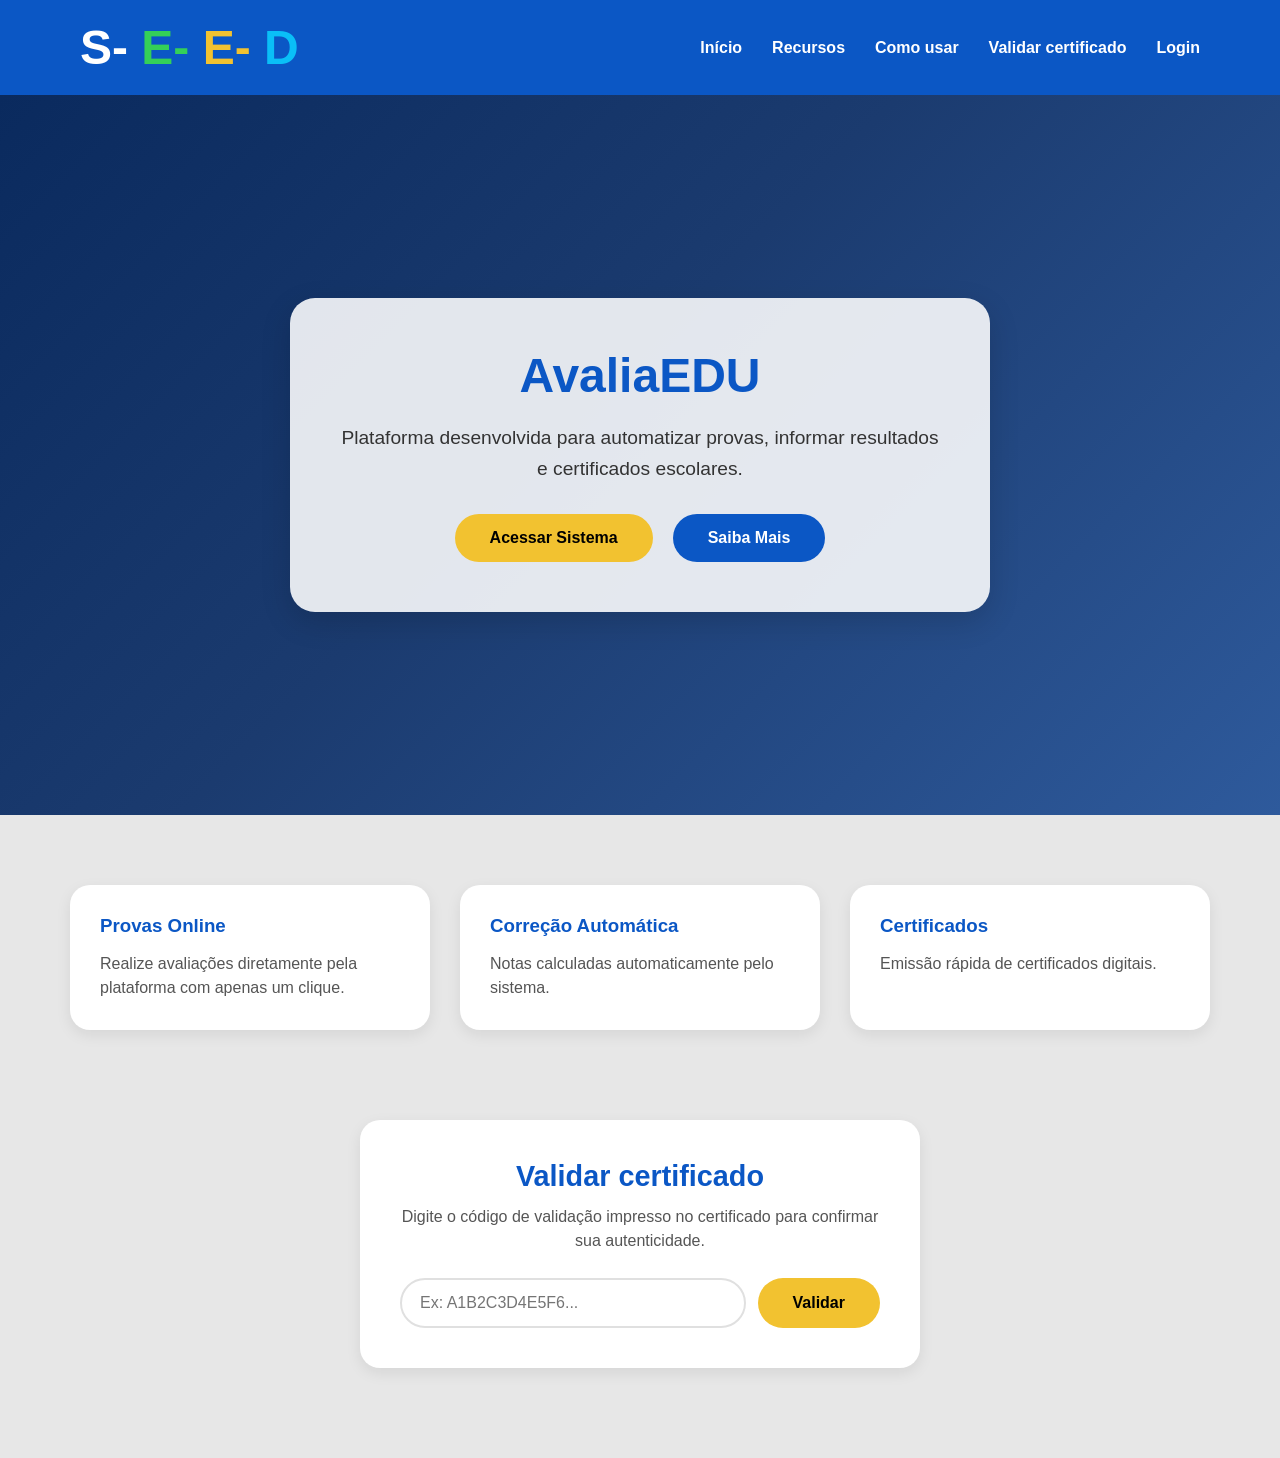
<file: frontend/index.html>
<!DOCTYPE html>
<html lang="pt-br">
<head>
  <meta charset="UTF-8">
  <meta name="viewport" content="width=device-width, initial-scale=1.0">
  <meta name="description" content="AvaliaEDU — plataforma da SEED/Sergipe para provas, simulados online e certificados digitais com validação pública.">
  <link rel="icon" type="image/svg+xml" href="/favicon.svg">
  <meta property="og:type" content="website">
  <meta property="og:title" content="AvaliaEDU — SEED Sergipe">
  <meta property="og:description" content="Provas, simulados e certificados digitais online da Secretaria de Estado da Educação de Sergipe.">
  <meta property="og:image" content="https://frontend-ten-beryl-38.vercel.app/og-image.png">
  <meta property="og:url" content="https://frontend-ten-beryl-38.vercel.app/">
  <title>SEED — AvaliaEDU</title>
  <link rel="stylesheet" href="css/landing-page.css">
</head>

<body>

  <header id="header">
    <div class="logo">
      <h1 aria-label="AvaliaEDU — SEED Sergipe">
        <span class="blue" aria-hidden="true">S-</span>
        <span class="green" aria-hidden="true">E-</span>
        <span class="yellow" aria-hidden="true">E-</span>
        <span class="blue2" aria-hidden="true">D</span>
      </h1>
    </div>

    <nav>
      <a href="#inicio">Início</a>
      <a href="#recursos">Recursos</a>
      <a href="orientacao.html">Como usar</a>
      <a href="#validar">Validar certificado</a>
      <a href="auth.html">Login</a>
    </nav>
  </header>

  <main>

    <section class="hero" id="inicio">
      <div class="overlay">
        <h2>AvaliaEDU</h2>
        <p>
          Plataforma desenvolvida para automatizar provas, informar
          resultados e certificados escolares.
        </p>

        <div class="buttons">
          <a href="auth.html">
            <button class="btn-yellow">Acessar Sistema</button>
          </a>
          <button class="btn-blue" id="btn-saiba-mais">Saiba Mais</button>
        </div>
      </div>
    </section>

    <section class="cards" id="recursos">

      <div class="card">
        <h3>Provas Online</h3>
        <p>Realize avaliações diretamente pela plataforma com apenas um clique.</p>
      </div>

      <div class="card">
        <h3>Correção Automática</h3>
        <p>Notas calculadas automaticamente pelo sistema.</p>
      </div>

      <div class="card">
        <h3>Certificados</h3>
        <p>Emissão rápida de certificados digitais.</p>
      </div>

    </section>

    <section class="validar-section" id="validar">
      <div class="validar-card">
        <h2>Validar certificado</h2>
        <p>Digite o código de validação impresso no certificado para confirmar sua autenticidade.</p>

        <form id="form-validar-certificado" class="validar-form" autocomplete="off">
          <label for="input-codigo-certificado" class="sr-only">Código de validação do certificado</label>
          <input
            type="text"
            id="input-codigo-certificado"
            placeholder="Ex: A1B2C3D4E5F6..."
            maxlength="64"
            required
          >
          <button type="submit" class="btn-yellow" id="btn-validar-certificado">Validar</button>
        </form>

        <div id="resultado-validacao" class="resultado-validacao" hidden></div>
      </div>
    </section>

  </main>

  <script src="js/landing-page.js"></script>
</body>
</html>
</file>
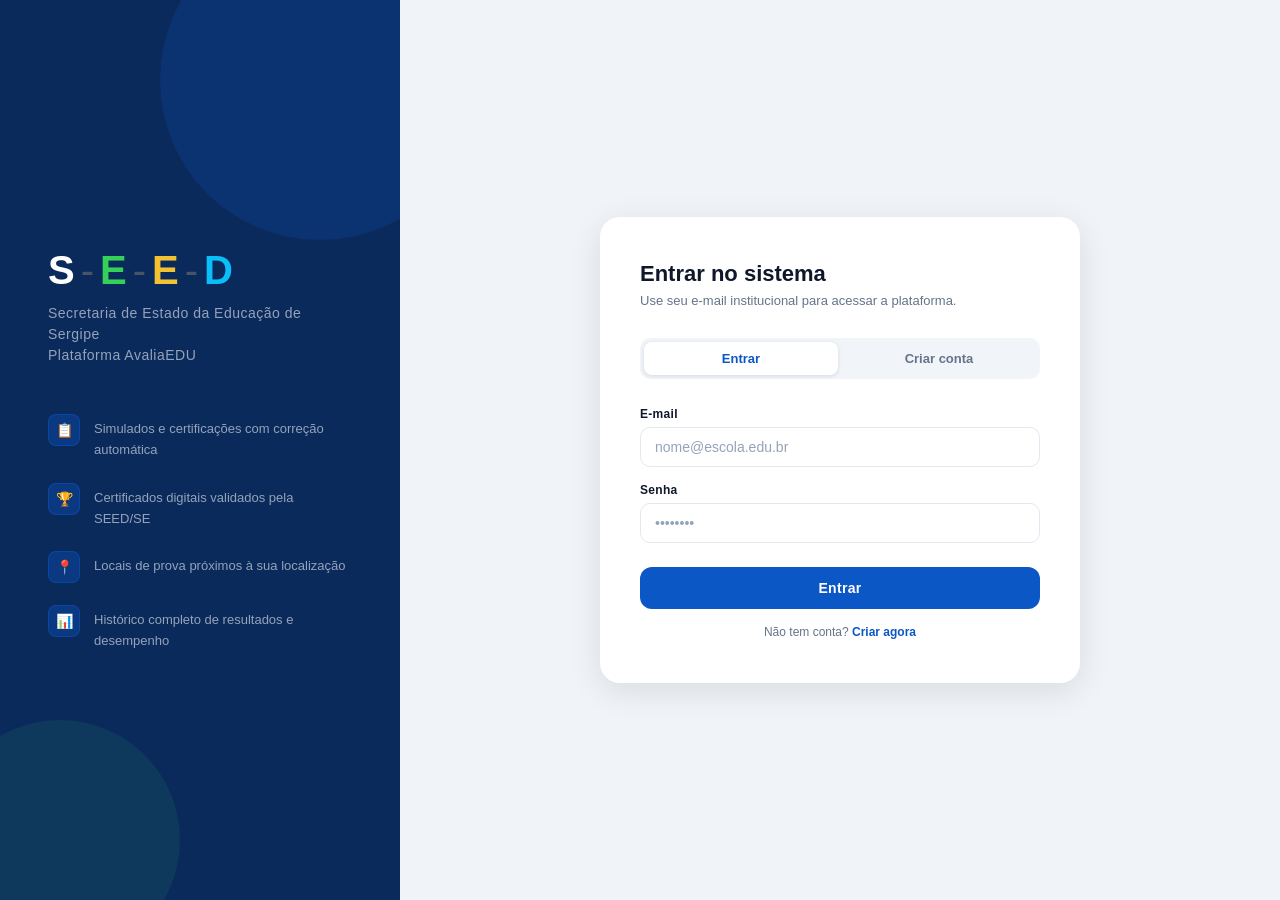
<file: frontend/auth.html>
<!DOCTYPE html>
<html lang="pt-br">
<head>
  <meta charset="UTF-8">
  <meta name="viewport" content="width=device-width, initial-scale=1.0">
  <meta name="description" content="Acesse a plataforma AvaliaEDU da SEED/Sergipe — provas, simulados e certificados.">
  <link rel="icon" type="image/svg+xml" href="/favicon.svg">
  <title>Entrar — AvaliaEDU</title>
  <link rel="stylesheet" href="css/auth.css">
</head>
<body>

  <!-- ── Painel esquerdo: identidade visual SEED ── -->
  <div class="login-left">
    <div class="brand">
      <div class="brand-logo">
        <span class="brand-s">S</span><span class="brand-sep">-</span>
        <span class="brand-e1">E</span><span class="brand-sep">-</span>
        <span class="brand-e2">E</span><span class="brand-sep">-</span>
        <span class="brand-d">D</span>
      </div>
      <p class="brand-title">
        Secretaria de Estado da Educação de Sergipe<br>
        Plataforma AvaliaEDU
      </p>
    </div>

    <div class="feature-list">
      <div class="feature-item">
        <div class="feature-icon">📋</div>
        <p>Simulados e certificações com correção automática</p>
      </div>
      <div class="feature-item">
        <div class="feature-icon">🏆</div>
        <p>Certificados digitais validados pela SEED/SE</p>
      </div>
      <div class="feature-item">
        <div class="feature-icon">📍</div>
        <p>Locais de prova próximos à sua localização</p>
      </div>
      <div class="feature-item">
        <div class="feature-icon">📊</div>
        <p>Histórico completo de resultados e desempenho</p>
      </div>
    </div>
  </div>

  <!-- ── Painel direito: formulário ── -->
  <div class="login-right">
    <div class="login-card">
      <h1 class="card-title">Entrar no sistema</h1>
      <p class="card-subtitle">Use seu e-mail institucional para acessar a plataforma.</p>

      <!-- Alerta de erro / sucesso -->
      <div class="alert-box" id="alert-box"></div>

      <!-- Abas -->
      <div class="tabs">
        <button class="tab-btn active" onclick="trocarAba('entrar')">Entrar</button>
        <button class="tab-btn" onclick="trocarAba('criar')">Criar conta</button>
      </div>

      <!-- ── ABA: ENTRAR ── -->
      <div class="form-panel active" id="panel-entrar">
        <div class="form-group">
          <label class="form-label" for="login-email">E-mail</label>
          <input class="form-input" type="email" id="login-email"
            placeholder="nome@escola.edu.br" autocomplete="email">
        </div>

        <div class="form-group">
          <label class="form-label" for="login-senha">Senha</label>
          <input class="form-input" type="password" id="login-senha"
            placeholder="••••••••" autocomplete="current-password">
        </div>

        <button class="btn-submit" id="btn-entrar" onclick="fazerLogin()">
          Entrar
        </button>

        <p class="link-text">
          Não tem conta?
          <a href="#" onclick="trocarAba('criar'); return false;">Criar agora</a>
        </p>
      </div>

      <!-- ── ABA: CRIAR CONTA ── -->
      <div class="form-panel" id="panel-criar">
        <div class="form-group">
          <label class="form-label" for="reg-nome">Nome completo</label>
          <input class="form-input" type="text" id="reg-nome"
            placeholder="Seu nome completo" autocomplete="name">
        </div>

        <div class="form-group">
          <label class="form-label" for="reg-email">E-mail</label>
          <input class="form-input" type="email" id="reg-email"
            placeholder="nome@escola.edu.br" autocomplete="email">
        </div>

        <div class="form-row">
          <div class="form-group">
            <label class="form-label" for="reg-senha">Senha</label>
            <input class="form-input" type="password" id="reg-senha"
              placeholder="Mínimo 8 caracteres" autocomplete="new-password">
          </div>
          <div class="form-group">
            <label class="form-label" for="reg-confirmar-senha">Confirmar senha</label>
            <input class="form-input" type="password" id="reg-confirmar-senha"
              placeholder="Repita a senha" autocomplete="new-password">
          </div>
        </div>

        <div class="form-group">
          <label class="form-label" for="reg-perfil">Perfil</label>
          <select class="form-select" id="reg-perfil" onchange="toggleCamposAluno()">
            <option value="ALUNO">Aluno</option>
            <option value="ADMIN">Administrador</option>
          </select>
        </div>

        <!-- Campos exclusivos para ALUNO -->
        <div id="campos-aluno">
          <div class="form-row">
            <div class="form-group">
              <label class="form-label" for="reg-nivel">Nível de ensino</label>
              <select class="form-select" id="reg-nivel">
                <option value="FUNDAMENTAL_I">Fundamental I</option>
                <option value="FUNDAMENTAL_II">Fundamental II</option>
                <option value="MEDIO" selected>Médio</option>
                <option value="ENEM">ENEM</option>
                <option value="EJA">EJA</option>
              </select>
            </div>
            <div class="form-group">
              <label class="form-label" for="reg-serie">Série</label>
              <input class="form-input" type="text" id="reg-serie"
                placeholder="Ex: 9º Ano">
            </div>
          </div>
        </div>

        <!-- Campo exclusivo para ADMIN -->
        <div class="form-group campo-oculto" id="campo-admin-token">
          <label class="form-label" for="reg-admin-token">Chave de administrador</label>
          <input class="form-input" type="password" id="reg-admin-token"
            placeholder="Token secreto fornecido pela SEED">
          <p class="form-hint">Necessário para criar um perfil de administrador.</p>
        </div>

        <button class="btn-submit" id="btn-criar" onclick="criarConta()">
          Criar conta
        </button>

        <p class="link-text">
          Já tenho conta.
          <a href="#" onclick="trocarAba('entrar'); return false;">Entrar</a>
        </p>
      </div>

    </div>
  </div>

  <script src="js/auth.js"></script>
</body>
</html>
</file>
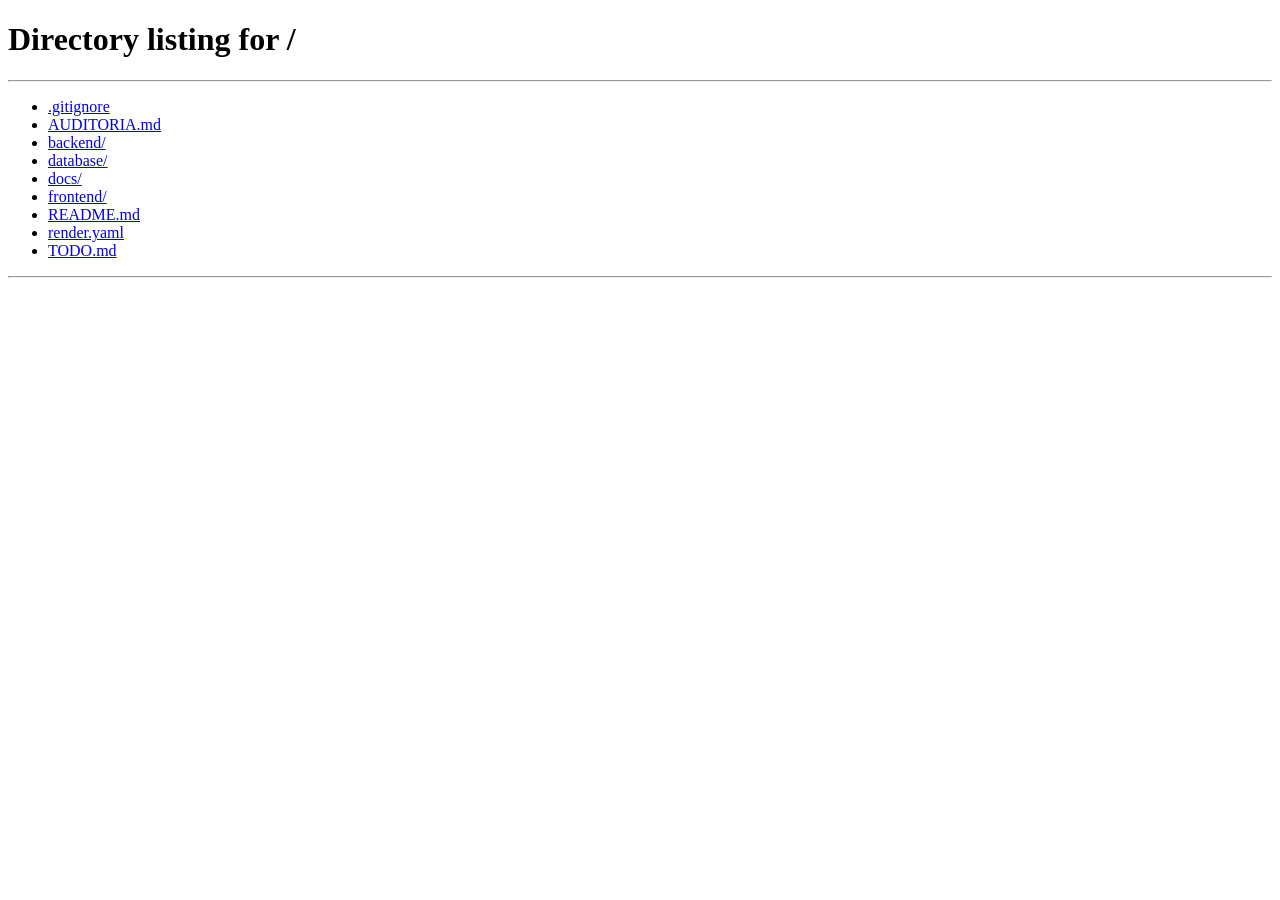
<file: frontend/dashboard-admin.html>
<!DOCTYPE html>
<html lang="pt-br">
<head>
  <meta charset="UTF-8">
  <meta name="viewport" content="width=device-width, initial-scale=1.0">
  <meta name="description" content="Painel de gestão do AvaliaEDU — provas, questões, usuários, locais e relatórios.">
  <link rel="icon" type="image/svg+xml" href="/favicon.svg">
  <title>Painel Gestão — AvaliaEdu</title>
  <link rel="stylesheet" href="css/global.css">
  <link rel="stylesheet" href="css/admin.css">
</head>
<body>

<div class="dashboard-layout">

  <!-- ═══════════════════════════════════════
       SIDEBAR
  ═══════════════════════════════════════ -->
  <aside class="sidebar">
    <div class="sidebar-logo">
      <a href="#" class="sidebar-logo-name">
        <span class="logo-avalia">Avalia</span><span class="logo-edu">Edu</span>
      </a>
      <span class="sidebar-role">Painel Gestão</span>
    </div>

    <nav class="sidebar-nav">
      <ul>
        <li>
          <a href="#" data-section="dashboard" class="nav-link active">
            <svg class="nav-icon" viewBox="0 0 20 20" fill="currentColor">
              <path d="M3 4a1 1 0 011-1h4a1 1 0 011 1v4a1 1 0 01-1 1H4a1 1 0 01-1-1V4zm0 8a1 1 0 011-1h4a1 1 0 011 1v4a1 1 0 01-1 1H4a1 1 0 01-1-1v-4zm8-8a1 1 0 011-1h4a1 1 0 011 1v4a1 1 0 01-1 1h-4a1 1 0 01-1-1V4zm0 8a1 1 0 011-1h4a1 1 0 011 1v4a1 1 0 01-1 1h-4a1 1 0 01-1-1v-4z"/>
            </svg>
            <span>Dashboard</span>
          </a>
        </li>
        <li>
          <a href="#" data-section="provas" class="nav-link">
            <svg class="nav-icon" viewBox="0 0 20 20" fill="currentColor">
              <path d="M9 2a1 1 0 000 2h2a1 1 0 100-2H9z"/><path fill-rule="evenodd" d="M4 5a2 2 0 012-2 3 3 0 003 3h2a3 3 0 003-3 2 2 0 012 2v11a2 2 0 01-2 2H6a2 2 0 01-2-2V5zm3 4a1 1 0 000 2h.01a1 1 0 100-2H7zm3 0a1 1 0 000 2h3a1 1 0 100-2h-3zm-3 4a1 1 0 100 2h.01a1 1 0 100-2H7zm3 0a1 1 0 100 2h3a1 1 0 100-2h-3z" clip-rule="evenodd"/>
            </svg>
            <span>Provas</span>
          </a>
        </li>
        <li>
          <a href="#" data-section="usuarios" class="nav-link">
            <svg class="nav-icon" viewBox="0 0 20 20" fill="currentColor">
              <path d="M9 6a3 3 0 11-6 0 3 3 0 016 0zM17 6a3 3 0 11-6 0 3 3 0 016 0zM12.93 17c.046-.327.07-.66.07-1a6.97 6.97 0 00-1.5-4.33A5 5 0 0119 16v1h-6.07zM6 11a5 5 0 015 5v1H1v-1a5 5 0 015-5z"/>
            </svg>
            <span>Usuários</span>
          </a>
        </li>
        <li>
          <a href="#" data-section="locais" class="nav-link">
            <svg class="nav-icon" viewBox="0 0 20 20" fill="currentColor">
              <path fill-rule="evenodd" d="M5.05 4.05a7 7 0 119.9 9.9L10 18.9l-4.95-4.95a7 7 0 010-9.9zM10 11a2 2 0 100-4 2 2 0 000 4z" clip-rule="evenodd"/>
            </svg>
            <span>Locais</span>
          </a>
        </li>
        <li>
          <a href="#" data-section="reservas" class="nav-link">
            <svg class="nav-icon" viewBox="0 0 20 20" fill="currentColor">
              <path fill-rule="evenodd" d="M6 2a1 1 0 00-1 1v1H4a2 2 0 00-2 2v10a2 2 0 002 2h12a2 2 0 002-2V6a2 2 0 00-2-2h-1V3a1 1 0 10-2 0v1H7V3a1 1 0 00-1-1zM4 8h12v8H4V8z" clip-rule="evenodd"/>
            </svg>
            <span>Reservas</span>
          </a>
        </li>
        <li>
          <a href="#" data-section="componentes" class="nav-link">
            <svg class="nav-icon" viewBox="0 0 20 20" fill="currentColor">
              <path d="M9 4.804A7.968 7.968 0 005.5 4c-1.255 0-2.443.29-3.5.804v10A7.969 7.969 0 015.5 14c1.669 0 3.218.51 4.5 1.385A7.962 7.962 0 0114.5 14c1.255 0 2.443.29 3.5.804v-10A7.968 7.968 0 0014.5 4c-1.255 0-2.443.29-3.5.804V12a1 1 0 11-2 0V4.804z"/>
            </svg>
            <span>Componentes</span>
          </a>
        </li>
        <li>
          <a href="#" data-section="modelos" class="nav-link">
            <svg class="nav-icon" viewBox="0 0 20 20" fill="currentColor">
              <path fill-rule="evenodd" d="M3 3a1 1 0 011-1h3a1 1 0 011 1v3a1 1 0 01-1 1H4a1 1 0 01-1-1V3zm9 0a1 1 0 011-1h3a1 1 0 011 1v3a1 1 0 01-1 1h-3a1 1 0 01-1-1V3zm-9 9a1 1 0 011-1h3a1 1 0 011 1v3a1 1 0 01-1 1H4a1 1 0 01-1-1v-3zm9 0a1 1 0 011-1h3a1 1 0 011 1v3a1 1 0 01-1 1h-3a1 1 0 01-1-1v-3z" clip-rule="evenodd"/>
            </svg>
            <span>Modelos de questão</span>
          </a>
        </li>
        <li>
          <a href="#" data-section="relatorios" class="nav-link">
            <svg class="nav-icon" viewBox="0 0 20 20" fill="currentColor">
              <path d="M2 11a1 1 0 011-1h2a1 1 0 011 1v5a1 1 0 01-1 1H3a1 1 0 01-1-1v-5zM8 7a1 1 0 011-1h2a1 1 0 011 1v9a1 1 0 01-1 1H9a1 1 0 01-1-1V7zM14 4a1 1 0 011-1h2a1 1 0 011 1v12a1 1 0 01-1 1h-2a1 1 0 01-1-1V4z"/>
            </svg>
            <span>Relatórios</span>
          </a>
        </li>
        <li>
          <a href="#" data-section="minha-area" class="nav-link">
            <svg class="nav-icon" viewBox="0 0 20 20" fill="currentColor">
              <path fill-rule="evenodd" d="M10 9a3 3 0 100-6 3 3 0 000 6zm-7 9a7 7 0 1114 0H3z" clip-rule="evenodd"/>
            </svg>
            <span>Minha área</span>
          </a>
        </li>
      </ul>
    </nav>

    <div class="sidebar-footer">
      <span class="sidebar-username" id="sidebar-username">Carregando...</span>
      <a href="orientacao.html" target="_blank" rel="noopener" class="sidebar-ajuda" title="Como usar o sistema">Como usar</a>
      <button class="btn-logout" id="btn-logout">Sair</button>
    </div>
  </aside>

  <!-- ═══════════════════════════════════════
       CONTEÚDO PRINCIPAL
  ═══════════════════════════════════════ -->
  <div class="dashboard-main">

    <!-- ─── SEÇÃO: DASHBOARD ─── -->
    <section id="section-dashboard" class="dash-section">
      <header class="page-header">
        <div class="page-header-left">
          <h1 class="page-title">Dashboard da gestão</h1>
          <p class="page-subtitle">Visão consolidada de provas, usuários e relatórios.</p>
        </div>
        <div class="page-header-actions">
          <button class="btn btn-primary btn-sm" onclick="irPara('provas'); abrirModalNovaProva()">Nova prova</button>
          <div class="user-avatar" id="user-avatar">?</div>
        </div>
      </header>

      <div class="page-content">
        <!-- Métricas -->
        <div class="metric-grid" id="dash-metrics">
          <div class="metric-card">
            <div class="metric-card-header">
              <span class="metric-label">Provas ativas</span>
              <span class="badge badge-publicada">Provas</span>
            </div>
            <div class="metric-value primary" id="dash-total-provas">—</div>
            <div class="metric-sub" id="dash-sub-provas">Carregando...</div>
          </div>
          <div class="metric-card">
            <div class="metric-card-header">
              <span class="metric-label">Usuários</span>
              <span class="badge badge-aluno">Base</span>
            </div>
            <div class="metric-value success" id="dash-total-usuarios">—</div>
            <div class="metric-sub" id="dash-sub-usuarios">Carregando...</div>
          </div>
          <div class="metric-card">
            <div class="metric-card-header">
              <span class="metric-label">Locais cadastrados</span>
              <span class="badge badge-simulado">Mapa</span>
            </div>
            <div class="metric-value cyan" id="dash-total-locais">—</div>
            <div class="metric-sub">Locais de prova</div>
          </div>
          <div class="metric-card">
            <div class="metric-card-header">
              <span class="metric-label">Tentativas</span>
              <span class="badge badge-certificacao">Geral</span>
            </div>
            <div class="metric-value ia" id="dash-total-tentativas">—</div>
            <div class="metric-sub">Realizadas na plataforma</div>
          </div>
        </div>

        <!-- Grid inferior -->
        <div class="two-col" style="gap:24px;">
          <!-- Provas recentes -->
          <div class="card">
            <div class="card-header">
              <div>
                <div class="card-title">Provas recentes</div>
                <div class="card-subtitle">Últimas provas criadas ou publicadas.</div>
              </div>
              <button class="btn btn-ghost btn-sm" onclick="irPara('provas')">Ver todas</button>
            </div>
            <div class="table-wrapper">
              <table>
                <thead>
                  <tr>
                    <th>Título</th>
                    <th>Tipo</th>
                    <th>Status</th>
                  </tr>
                </thead>
                <tbody id="dash-provas-recentes">
                  <tr><td colspan="3" class="table-empty">Carregando...</td></tr>
                </tbody>
              </table>
            </div>
          </div>

          <!-- Acesso rápido -->
          <div class="card">
            <div class="card-title" style="margin-bottom:16px;">Acesso rápido</div>
            <div style="display:flex; flex-direction:column; gap:10px;">
              <button class="btn btn-primary" onclick="irPara('provas'); abrirModalNovaProva()">+ Nova prova</button>
              <button class="btn btn-secondary" onclick="irPara('usuarios')">Gestão de usuários</button>
              <button class="btn btn-secondary" onclick="irPara('locais')">Locais de prova</button>
              <button class="btn btn-secondary" onclick="irPara('relatorios')">Relatórios e certificados</button>
            </div>
          </div>
        </div>
      </div>
    </section>

    <!-- ─── SEÇÃO: PROVAS ─── -->
    <section id="section-provas" class="dash-section hidden">
      <header class="page-header">
        <div class="page-header-left">
          <h1 class="page-title">Provas</h1>
          <p class="page-subtitle">Gerencie simulados e certificações da plataforma.</p>
        </div>
        <div class="page-header-actions">
          <button class="btn btn-primary" id="btn-nova-prova" onclick="abrirModalNovaProva()">+ Nova prova</button>
          <div class="user-avatar">?</div>
        </div>
      </header>

      <div class="page-content">
        <!-- Filtros -->
        <div class="filter-bar">
          <div class="input-search" style="flex:1; min-width:220px;">
            <span class="input-search-icon">🔍</span>
            <input class="form-input" type="search" id="provas-busca" placeholder="Buscar por título...">
          </div>
          <div class="form-select-wrap">
            <select class="form-select" id="provas-filtro-tipo" style="width:150px;">
              <option value="">Todos os tipos</option>
              <option value="SIMULADO">Simulado</option>
              <option value="CERTIFICACAO">Certificação</option>
            </select>
          </div>
          <div class="form-select-wrap">
            <select class="form-select" id="provas-filtro-status" style="width:150px;">
              <option value="">Todos os status</option>
              <option value="RASCUNHO">Rascunho</option>
              <option value="PUBLICADA">Publicada</option>
            </select>
          </div>
          <div class="form-select-wrap">
            <select class="form-select" id="provas-filtro-nivel" style="width:170px;">
              <option value="">Todos os níveis</option>
              <option value="FUNDAMENTAL_I">Fundamental I</option>
              <option value="FUNDAMENTAL_II">Fundamental II</option>
              <option value="MEDIO">Médio</option>
              <option value="ENEM">ENEM</option>
              <option value="EJA">EJA</option>
            </select>
          </div>
        </div>

        <!-- Tabela -->
        <div class="card" style="padding:0;">
          <div class="table-wrapper">
            <table>
              <thead>
                <tr>
                  <th>Título</th>
                  <th>Nível / Série</th>
                  <th>Tipo</th>
                  <th>Questões</th>
                  <th>Início</th>
                  <th>Status</th>
                  <th>Ações</th>
                </tr>
              </thead>
              <tbody id="provas-tbody">
                <tr><td colspan="7" class="table-empty">Carregando provas...</td></tr>
              </tbody>
            </table>
          </div>
          <!-- Paginação do servidor não usada: apiFetchAll busca todas as páginas. Oculto. -->
          <div class="pagination" id="provas-pagination" style="display:none;"></div>
        </div>
      </div>
    </section>

    <!-- ─── SEÇÃO: QUESTÕES (subseção de provas) ─── -->
    <section id="section-questoes" class="dash-section hidden">
      <header class="page-header">
        <div class="page-header-left">
          <button class="btn btn-ghost btn-sm" onclick="irPara('provas')" style="margin-bottom:4px;">← Voltar às provas</button>
          <h1 class="page-title" id="questoes-prova-titulo">Questões</h1>
          <p class="page-subtitle" id="questoes-prova-sub">Gerencie as questões desta prova.</p>
        </div>
        <div class="page-header-actions">
          <button class="btn btn-secondary" onclick="abrirModalGerarQuestoes()">Gerar automaticamente</button>
          <button class="btn btn-primary" onclick="abrirModalNovaQuestao()">+ Adicionar questão</button>
          <div class="user-avatar">?</div>
        </div>
      </header>

      <div class="page-content">
        <div id="questoes-lista" style="display:flex; flex-direction:column; gap:16px;">
          <div class="table-empty">Carregando questões...</div>
        </div>
      </div>
    </section>

    <!-- ─── SEÇÃO: USUÁRIOS ─── -->
    <section id="section-usuarios" class="dash-section hidden">
      <header class="page-header">
        <div class="page-header-left">
          <h1 class="page-title">Gestão de usuários</h1>
          <p class="page-subtitle">Cadastro, filtros e ações para alunos e administradores.</p>
        </div>
        <div class="page-header-actions">
          <button class="btn btn-secondary" onclick="abrirModalImportar()">⬆ Importar CSV / Excel</button>
          <button class="btn btn-primary" onclick="abrirModalNovoUsuario()">+ Cadastrar usuário</button>
          <div class="user-avatar">?</div>
        </div>
      </header>

      <div class="page-content">
        <!-- Filtros -->
        <div class="filter-bar">
          <div class="input-search" style="flex:1; min-width:220px;">
            <span class="input-search-icon">🔍</span>
            <input class="form-input" type="search" id="usuarios-busca" placeholder="Nome ou e-mail...">
          </div>
          <div class="form-select-wrap">
            <select class="form-select" id="usuarios-filtro-perfil" style="width:140px;">
              <option value="">Todos os perfis</option>
              <option value="ADMIN">Admin</option>
              <option value="ALUNO">Aluno</option>
            </select>
          </div>
          <div class="form-select-wrap">
            <select class="form-select" id="usuarios-filtro-status" style="width:140px;">
              <option value="">Todos os status</option>
              <option value="ATIVO">Ativos</option>
              <option value="BLOQUEADO">Bloqueados</option>
            </select>
          </div>
        </div>

        <!-- Tabela -->
        <div class="card" style="padding:0;">
          <div class="table-wrapper">
            <table>
              <thead>
                <tr>
                  <th>Nome</th>
                  <th>E-mail</th>
                  <th>Perfil</th>
                  <th>Nível</th>
                  <th>Status</th>
                  <th>Cadastro</th>
                  <th>Ações</th>
                </tr>
              </thead>
              <tbody id="usuarios-tbody">
                <tr><td colspan="7" class="table-empty">Carregando usuários...</td></tr>
              </tbody>
            </table>
          </div>
          <!-- Paginação do servidor não usada: apiFetchAll busca todas as páginas. Oculto. -->
          <div class="pagination" id="usuarios-pagination" style="display:none;"></div>
        </div>
      </div>
    </section>

    <!-- ─── SEÇÃO: LOCAIS ─── -->
    <section id="section-locais" class="dash-section hidden">
      <header class="page-header">
        <div class="page-header-left">
          <h1 class="page-title">Locais de prova</h1>
          <p class="page-subtitle">Espaços físicos cadastrados para realização de provas presenciais.</p>
        </div>
        <div class="page-header-actions">
          <button class="btn btn-primary" onclick="abrirModalNovoLocal()">+ Cadastrar local</button>
          <div class="user-avatar">?</div>
        </div>
      </header>

      <div class="page-content">
        <div class="filter-bar">
          <div class="input-search" style="flex:1; min-width:220px;">
            <span class="input-search-icon">🔍</span>
            <input class="form-input" type="search" id="locais-busca" placeholder="Buscar por nome ou cidade...">
          </div>
        </div>

        <div class="card" style="padding:0;">
          <div class="table-wrapper">
            <table>
              <thead>
                <tr>
                  <th>Nome</th>
                  <th>Cidade / Estado</th>
                  <th>Endereço</th>
                  <th>Capacidade</th>
                  <th>Vagas</th>
                  <th>Ações</th>
                </tr>
              </thead>
              <tbody id="locais-tbody">
                <tr><td colspan="6" class="table-empty">Carregando locais...</td></tr>
              </tbody>
            </table>
          </div>
        </div>
      </div>
    </section>

    <!-- ─── SEÇÃO: RESERVAS ─── -->
    <section id="section-reservas" class="dash-section hidden">
      <header class="page-header">
        <div class="page-header-left">
          <h1 class="page-title">Reservas de vagas presenciais</h1>
          <p class="page-subtitle">Gerencie as reservas de provas presenciais: criar, editar, trocar data e cancelar.</p>
        </div>
        <div class="page-header-actions">
          <button class="btn btn-primary" onclick="abrirModalNovaReserva()">+ Nova reserva</button>
          <div class="user-avatar">?</div>
        </div>
      </header>

      <div class="page-content">
        <div class="filter-bar">
          <div class="input-search" style="flex:1; min-width:220px;">
            <span class="input-search-icon">🔍</span>
            <input class="form-input" type="search" id="reservas-busca" placeholder="Buscar por aluno, e-mail ou prova...">
          </div>
          <select class="form-select" id="reservas-filtro-status" style="max-width:180px;">
            <option value="">Todos os status</option>
            <option value="ATIVA">Ativa</option>
            <option value="CONFIRMADA">Confirmada</option>
            <option value="CANCELADA">Cancelada</option>
            <option value="EXPIRADA">Expirada</option>
          </select>
        </div>

        <div class="card" style="padding:0;">
          <div class="table-wrapper">
            <table>
              <thead>
                <tr>
                  <th>Aluno</th>
                  <th>Prova</th>
                  <th>Local</th>
                  <th>Reservado em</th>
                  <th>Expira em</th>
                  <th>Status</th>
                  <th>Ações</th>
                </tr>
              </thead>
              <tbody id="reservas-tbody">
                <tr><td colspan="7" class="table-empty">Carregando reservas...</td></tr>
              </tbody>
            </table>
          </div>
        </div>
      </div>
    </section>

    <!-- ─── SEÇÃO: COMPONENTES CURRICULARES (US36-37) ─── -->
    <section id="section-componentes" class="dash-section hidden">
      <header class="page-header">
        <div class="page-header-left">
          <h1 class="page-title">Componentes curriculares</h1>
          <p class="page-subtitle">Disciplinas vinculadas às provas e questões do sistema.</p>
        </div>
        <div class="page-header-actions">
          <button class="btn btn-primary" onclick="abrirModalNovoComponente()">+ Novo componente</button>
          <div class="user-avatar">?</div>
        </div>
      </header>

      <div class="page-content">
        <div class="filter-bar">
          <div class="input-search" style="flex:1; min-width:220px;">
            <span class="input-search-icon">🔍</span>
            <input class="form-input" type="search" id="comp-busca"
              placeholder="Buscar por nome, código ou nível...">
          </div>
        </div>

        <div class="card" style="padding:0;">
          <div class="table-wrapper">
            <table>
              <thead>
                <tr>
                  <th>Nome</th>
                  <th>Código</th>
                  <th>Nível</th>
                  <th>Série</th>
                  <th>Descrição</th>
                  <th>Ações</th>
                </tr>
              </thead>
              <tbody id="comp-tbody">
                <tr><td colspan="6" class="table-empty">Carregando componentes...</td></tr>
              </tbody>
            </table>
          </div>
        </div>
      </div>
    </section>

    <!-- ─── SEÇÃO: MODELOS DE QUESTÃO (US11) ─── -->
    <section id="section-modelos" class="dash-section hidden">
      <header class="page-header">
        <div class="page-header-left">
          <h1 class="page-title">Modelos de questão</h1>
          <p class="page-subtitle">Banco de templates usado na geração automática de questões (US11).</p>
        </div>
        <div class="page-header-actions">
          <button class="btn btn-primary" onclick="abrirModalNovoModelo()">+ Novo modelo</button>
          <div class="user-avatar">?</div>
        </div>
      </header>

      <div class="page-content">
        <div class="filter-bar">
          <div class="form-select-wrap">
            <select class="form-select" id="modelos-filtro-nivel" style="width:160px;" onchange="carregarModelos()">
              <option value="">Todos os níveis</option>
              <option value="FUNDAMENTAL_I">Fundamental I</option>
              <option value="FUNDAMENTAL_II">Fundamental II</option>
              <option value="MEDIO">Médio</option>
              <option value="ENEM">ENEM</option>
              <option value="EJA">EJA</option>
            </select>
          </div>
          <div class="form-select-wrap">
            <select class="form-select" id="modelos-filtro-dificuldade" style="width:160px;" onchange="carregarModelos()">
              <option value="">Todas as dificuldades</option>
              <option value="FACIL">Fácil</option>
              <option value="MEDIO">Médio</option>
              <option value="DIFICIL">Difícil</option>
            </select>
          </div>
          <div class="form-select-wrap">
            <select class="form-select" id="modelos-filtro-componente" style="width:200px;" onchange="carregarModelos()">
              <option value="">Todos os componentes</option>
            </select>
          </div>
        </div>

        <div class="card" style="padding:0;">
          <div class="table-wrapper">
            <table>
              <thead>
                <tr>
                  <th>Modelo</th>
                  <th>Nível</th>
                  <th>Dificuldade</th>
                  <th>Componente</th>
                  <th>Variáveis</th>
                  <th>Ações</th>
                </tr>
              </thead>
              <tbody id="modelos-tbody">
                <tr><td colspan="6" class="table-empty">Carregando modelos...</td></tr>
              </tbody>
            </table>
          </div>
        </div>
      </div>
    </section>

    <input type="file" id="questao-imagem-input" accept="image/png,image/jpeg,image/webp" hidden
      onchange="_uploadImagemQuestaoSelecionada(event)">
    <input type="file" id="alternativa-imagem-input" accept="image/png,image/jpeg,image/webp" hidden
      onchange="_uploadImagemAlternativaSelecionada(event)">

    <!-- ─── SEÇÃO: RELATÓRIOS ─── -->
    <section id="section-relatorios" class="dash-section hidden">
      <header class="page-header">
        <div class="page-header-left">
          <h1 class="page-title">Relatórios</h1>
          <p class="page-subtitle">Desempenho por nível, detalhes por prova e exportação de dados.</p>
        </div>
      </header>

      <div class="page-content">

        <!-- ── Painel de filtros ── -->
        <div class="card" style="margin-bottom:20px;">
          <div class="card-title" style="margin-bottom:14px;">Filtros do relatório</div>
          <div style="display:grid; grid-template-columns:1fr 1fr 1fr 1fr; gap:12px; align-items:end;">
            <div class="form-group" style="margin:0;">
              <label class="form-label">Data início</label>
              <input class="form-input" type="date" id="rel-data-inicio">
            </div>
            <div class="form-group" style="margin:0;">
              <label class="form-label">Data fim</label>
              <input class="form-input" type="date" id="rel-data-fim">
            </div>
            <div class="form-group" style="margin:0;">
              <label class="form-label">Nível</label>
              <select class="form-select" id="rel-filtro-nivel">
                <option value="">Todos os níveis</option>
                <option value="FUNDAMENTAL_I">Fundamental I</option>
                <option value="FUNDAMENTAL_II">Fundamental II</option>
                <option value="MEDIO">Médio</option>
                <option value="ENEM">ENEM</option>
                <option value="EJA">EJA</option>
              </select>
            </div>
            <div class="form-group" style="margin:0;">
              <label class="form-label">Série</label>
              <input class="form-input" type="text" id="rel-filtro-serie" placeholder="Ex: 9º Ano">
            </div>
          </div>
          <div style="display:flex; justify-content:flex-end; gap:8px; margin-top:14px;">
            <button class="btn btn-ghost btn-sm" onclick="limparFiltrosRelatorio()">Limpar</button>
            <button class="btn btn-primary btn-sm" id="btn-aplicar-filtros" onclick="aplicarFiltrosRelatorio()">
              Aplicar filtros
            </button>
          </div>
        </div>

        <!-- ── Métricas gerais ── -->
        <div class="metric-grid" style="grid-template-columns:repeat(4,1fr); margin-bottom:20px;">
          <div class="metric-card">
            <div class="metric-card-header">
              <span class="metric-label">Tentativas</span>
              <span class="badge badge-publicada">Total</span>
            </div>
            <div class="metric-value primary" id="rel-total-tentativas">—</div>
            <div class="metric-sub" id="rel-sub-aprovados">—</div>
          </div>
          <div class="metric-card">
            <div class="metric-card-header">
              <span class="metric-label">Taxa de aprovação</span>
              <span class="badge badge-simulado">Geral</span>
            </div>
            <div class="metric-value ia" id="rel-taxa-aprovacao">—</div>
            <div class="metric-sub">Aprovados / Total</div>
          </div>
          <div class="metric-card">
            <div class="metric-card-header">
              <span class="metric-label">Média geral</span>
              <span class="badge badge-simulado">Notas</span>
            </div>
            <div class="metric-value primary" id="rel-media">—</div>
            <div class="metric-sub">Rede estadual</div>
          </div>
          <div class="metric-card">
            <div class="metric-card-header">
              <span class="metric-label">Certificados</span>
              <span class="badge badge-certificacao">Emitidos</span>
            </div>
            <div class="metric-value success" id="rel-certificados">—</div>
            <div class="metric-sub">Validação pública ativa</div>
          </div>
        </div>

        <!-- ── Desempenho por nível + por série ── -->
        <div class="two-col" style="margin-bottom:20px;">
          <div class="card" style="padding:0;">
            <div style="padding:16px 20px; border-bottom:1px solid var(--c-border);">
              <div class="card-title">Desempenho por nível</div>
            </div>
            <div id="rel-desempenho-lista">
              <div class="table-empty">Carregando...</div>
            </div>
          </div>
          <div class="card" style="padding:0;">
            <div style="padding:16px 20px; border-bottom:1px solid var(--c-border);">
              <div class="card-title">Desempenho por série</div>
            </div>
            <div id="rel-desempenho-serie">
              <div class="table-empty">Carregando...</div>
            </div>
          </div>
        </div>

        <!-- ── Detalhes por prova ── -->
        <div class="card" style="padding:0; margin-bottom:20px;">
          <div style="padding:16px 20px; border-bottom:1px solid var(--c-border); display:flex; align-items:center; justify-content:space-between;">
            <div class="card-title">Desempenho por prova</div>
            <span class="badge badge-simulado" id="rel-total-provas-badge"></span>
          </div>
          <div class="table-wrapper">
            <table>
              <thead>
                <tr>
                  <th>Prova</th>
                  <th>Tipo</th>
                  <th>Nível</th>
                  <th>Tentativas</th>
                  <th>Média</th>
                  <th>Aprovação</th>
                </tr>
              </thead>
              <tbody id="rel-provas-tbody">
                <tr><td colspan="6" class="table-empty">Carregando...</td></tr>
              </tbody>
            </table>
          </div>
        </div>

        <!-- ── Exportação ── -->
        <div class="card">
          <div class="card-title" style="margin-bottom:4px;">Exportar dados</div>
          <div class="card-subtitle" style="margin-bottom:16px;">
            Os filtros aplicados acima são usados na exportação.
          </div>
          <div style="display:flex; align-items:center; gap:12px; flex-wrap:wrap;">
            <div class="form-group" style="margin:0;">
              <label class="form-label">Formato</label>
              <select class="form-select" id="rel-formato-export" style="width:130px;">
                <option value="excel">Excel (.xlsx)</option>
                <option value="csv">CSV (.csv)</option>
              </select>
            </div>
            <div style="padding-top:20px;">
              <button class="btn btn-primary" id="btn-exportar" onclick="exportarRelatorio()">
                ⬇ Exportar relatório
              </button>
            </div>
          </div>
        </div>

      </div>
    </section>

    <!-- ─── SEÇÃO: MINHA ÁREA ─── -->
    <section id="section-minha-area" class="dash-section hidden">
      <header class="page-header">
        <div class="page-header-left">
          <h1 class="page-title">Minha área</h1>
          <p class="page-subtitle">Dados da sua conta de administrador.</p>
        </div>
        <div class="page-header-actions">
          <div class="user-avatar">?</div>
        </div>
      </header>

      <div class="page-content">
        <div class="card" style="max-width:560px;">
          <div style="display:flex; align-items:center; gap:16px; margin-bottom:22px;">
            <div class="user-avatar" id="area-avatar-big"
                 style="width:64px;height:64px;font-size:22px;flex-shrink:0;">?</div>
            <div>
              <div id="area-nome" style="font-size:18px; font-weight:600; color:var(--c-text);">—</div>
              <div id="area-perfil" style="font-size:13px; color:var(--c-text-muted); margin-top:2px;">Administrador</div>
            </div>
          </div>
          <div class="form-group" style="margin:0;">
            <label class="form-label">E-mail</label>
            <input class="form-input" type="email" id="area-email" readonly
                   style="background:var(--c-bg); cursor:default; color:var(--c-text-muted);">
          </div>
          <p style="font-size:13px; color:var(--c-text-muted); margin:16px 0 0;">
            Para encerrar a sessão, use o botão <strong>Sair</strong> no menu lateral.
          </p>
        </div>
      </div>
    </section>

  </div><!-- /dashboard-main -->
</div><!-- /dashboard-layout -->

<!-- ═══════════════════════════════════════
     MODAL: NOVA / EDITAR PROVA
═══════════════════════════════════════ -->
<div class="modal-overlay" id="modal-prova">
  <div class="modal modal-lg">
    <div class="modal-header">
      <h2 class="modal-title" id="modal-prova-titulo">Nova prova</h2>
      <button class="modal-close" data-close-modal="modal-prova">✕</button>
    </div>
    <div class="modal-body">
      <input type="hidden" id="prova-id">
      <div class="form-grid" style="grid-template-columns: 1fr 1fr;">
        <div class="form-group" style="grid-column: 1/-1;">
          <label class="form-label required" for="prova-titulo">Título</label>
          <input class="form-input" type="text" id="prova-titulo" placeholder="Ex: Simulado Diagnóstico — 9º Ano A" maxlength="255">
        </div>
        <div class="form-group" style="grid-column: 1/-1;">
          <label class="form-label" for="prova-descricao">Descrição</label>
          <textarea class="form-textarea" id="prova-descricao" placeholder="Contexto, objetivos ou orientações..." rows="3"></textarea>
        </div>
        <div class="form-group">
          <label class="form-label required" for="prova-nivel">Nível</label>
          <div class="form-select-wrap">
            <select class="form-select" id="prova-nivel">
              <option value="">Selecione o nível</option>
              <option value="FUNDAMENTAL_I">Fundamental I</option>
              <option value="FUNDAMENTAL_II">Fundamental II</option>
              <option value="MEDIO">Médio</option>
              <option value="ENEM">ENEM</option>
              <option value="EJA">EJA</option>
            </select>
          </div>
        </div>
        <div class="form-group">
          <label class="form-label required" for="prova-serie">Série</label>
          <input class="form-input" type="text" id="prova-serie" placeholder="Ex: 9º Ano">
        </div>
        <div class="form-group">
          <label class="form-label required" for="prova-tipo">Tipo</label>
          <div class="form-select-wrap">
            <select class="form-select" id="prova-tipo">
              <option value="">Selecione o tipo</option>
              <option value="SIMULADO">Simulado</option>
              <option value="CERTIFICACAO">Certificação</option>
            </select>
          </div>
        </div>
        <div class="form-group">
          <label class="form-label" for="prova-nota-minima">Nota mínima</label>
          <input class="form-input" type="number" id="prova-nota-minima" placeholder="6.0" min="0" max="10" step="0.1">
        </div>
        <div class="form-group">
          <label class="form-label" for="prova-tempo">Tempo limite (min)</label>
          <input class="form-input" type="number" id="prova-tempo" placeholder="Ex: 90" min="1">
        </div>
        <div class="form-group">
          <label class="form-label" for="prova-data-inicio">Data de início</label>
          <input class="form-input" type="datetime-local" id="prova-data-inicio">
        </div>
        <div class="form-group">
          <label class="form-label" for="prova-data-fim">Data de encerramento</label>
          <input class="form-input" type="datetime-local" id="prova-data-fim">
        </div>
        <div class="form-group">
          <label class="form-label" for="prova-inscricao-inicio">Abertura de inscrições</label>
          <input class="form-input" type="datetime-local" id="prova-inscricao-inicio">
        </div>
        <div class="form-group">
          <label class="form-label" for="prova-inscricao-fim">Encerramento de inscrições</label>
          <input class="form-input" type="datetime-local" id="prova-inscricao-fim">
        </div>
      </div>
      <!-- NOVO — US37: checklist de componentes curriculares vinculados -->
      <div class="form-group" style="margin-top:4px;">
        <label class="form-label">Componentes curriculares</label>
        <p style="font-size:12px; color:var(--c-text-muted); margin:0 0 8px;">
          Disciplinas avaliadas por esta prova (US37). Em prova nova, são salvas ao clicar em "Salvar prova"; em prova já existente, o vínculo é salvo na hora.
        </p>
        <div class="input-search" style="margin-bottom:8px;">
          <span class="input-search-icon">🔍</span>
          <input class="form-input" type="search" id="prova-componentes-busca"
            placeholder="Filtrar por nome, código ou nível…">
        </div>
        <div id="prova-componentes-checklist"
          style="display:flex; flex-wrap:wrap; gap:8px; border:1px solid var(--c-border); border-radius:8px; padding:10px; max-height:160px; overflow-y:auto;">
          <span class="table-empty" style="padding:4px;">Carregando componentes...</span>
        </div>
      </div>
    </div>
    <div class="modal-footer">
      <button class="btn btn-ghost" data-close-modal="modal-prova">Cancelar</button>
      <button class="btn btn-primary" id="btn-salvar-prova" onclick="salvarProva()">Salvar prova</button>
    </div>
  </div>
</div>

<!-- ═══════════════════════════════════════
     MODAL: NOVA / EDITAR QUESTÃO
═══════════════════════════════════════ -->
<div class="modal-overlay" id="modal-questao">
  <div class="modal modal-lg">
    <div class="modal-header">
      <h2 class="modal-title" id="modal-questao-titulo">Nova questão</h2>
      <button class="modal-close" data-close-modal="modal-questao">✕</button>
    </div>
    <div class="modal-body">
      <input type="hidden" id="questao-id">
      <input type="hidden" id="questao-prova-id">
      <div class="form-group" id="questao-de-modelo" style="margin-bottom:16px; padding:12px; background:var(--c-surface-2,#f4f6fa); border-radius:8px;">
        <label class="form-label" for="questao-modelo-select">Criar a partir de um modelo (opcional)</label>
        <div style="display:flex; gap:8px; align-items:center;">
          <div class="form-select-wrap" style="flex:1;">
            <select class="form-select" id="questao-modelo-select"><option value="">Selecione um modelo…</option></select>
          </div>
          <button type="button" class="btn btn-ghost btn-sm" onclick="usarModeloNaQuestao()">Usar modelo</button>
        </div>
      </div>
      <div class="form-group" style="margin-bottom:20px;">
        <label class="form-label required" for="questao-enunciado">Enunciado</label>
        <textarea class="form-textarea" id="questao-enunciado" rows="4" placeholder="Digite o enunciado completo da questão..."></textarea>
        <div style="display:flex; align-items:center; gap:10px; margin-top:8px;">
          <img id="questao-imagem-preview" src="" alt="Imagem da questão"
            style="display:none; max-height:60px; border-radius:6px; border:1px solid var(--c-border);">
          <button type="button" class="btn btn-ghost btn-sm" id="btn-questao-imagem"
            onclick="dispararUploadImagemQuestao()">🖼 Adicionar imagem</button>
          <button type="button" class="btn btn-ghost btn-sm" id="btn-questao-imagem-remover"
            onclick="removerImagemQuestao()" style="display:none; color:var(--c-danger);">Remover</button>
          <span style="font-size:12px; color:var(--c-text-muted);">PNG, JPG ou WEBP, máx. 5MB</span>
        </div>
      </div>
      <div style="display:grid; grid-template-columns:1fr 1fr; gap:16px; margin-bottom:20px;">
        <div class="form-group">
          <label class="form-label" for="questao-dificuldade">Dificuldade</label>
          <div class="form-select-wrap">
            <select class="form-select" id="questao-dificuldade">
              <option value="FACIL">Fácil</option>
              <option value="MEDIO" selected>Médio</option>
              <option value="DIFICIL">Difícil</option>
            </select>
          </div>
        </div>
        <div class="form-group">
          <label class="form-label required" for="questao-componente">Componente curricular</label>
          <div class="form-select-wrap">
            <select class="form-select" id="questao-componente">
              <option value="">Selecione o componente</option>
              <!-- Preenchido dinamicamente por carregarComponentesSelect() -->
            </select>
          </div>
        </div>
      </div>

      <div style="margin-bottom:8px; font-size:13px; font-weight:600; color:var(--c-text);">
        Alternativas <span style="font-weight:400; color:var(--c-text-muted);">(marque a correta)</span>
      </div>
      <div id="alternativas-container" style="display:flex; flex-direction:column; gap:10px;">
        <!-- Geradas dinamicamente por admin.js -->
      </div>
      <button class="btn btn-ghost btn-sm" id="btn-add-alt" onclick="adicionarAlternativa()" style="margin-top:12px;">+ Alternativa</button>
    </div>
    <div class="modal-footer">
      <button class="btn btn-ghost" data-close-modal="modal-questao">Cancelar</button>
      <button class="btn btn-primary" onclick="salvarQuestao()">Salvar questão</button>
    </div>
  </div>
</div>

<!-- ═══════════════════════════════════════
     MODAL: GERAR QUESTÕES AUTOMATICAMENTE (US11)
═══════════════════════════════════════ -->
<div class="modal-overlay" id="modal-gerar-questoes">
  <div class="modal">
    <div class="modal-header">
      <h2 class="modal-title">Gerar questões automaticamente</h2>
      <button class="modal-close" data-close-modal="modal-gerar-questoes">✕</button>
    </div>
    <div class="modal-body">
      <input type="hidden" id="gerar-prova-id">
      <p class="card-subtitle" style="margin-bottom:20px;">
        As questões são geradas a partir dos modelos cadastrados em
        <strong>Modelos de questão</strong>, sem repetir o mesmo modelo. Cada questão
        vem de um modelo distinto.
      </p>
      <div class="form-group" style="margin-bottom:20px;">
        <label class="form-label required" for="gerar-quantidade">Quantidade de questões</label>
        <input class="form-input" type="number" id="gerar-quantidade" min="1" value="10">
      </div>
      <div class="form-group" style="margin-bottom:20px;">
        <label class="form-label" for="gerar-nivel">Nível</label>
        <div class="form-select-wrap">
          <select class="form-select" id="gerar-nivel">
            <option value="">Herdar o nível da prova</option>
            <option value="FUNDAMENTAL_I">Fundamental I</option>
            <option value="FUNDAMENTAL_II">Fundamental II</option>
            <option value="MEDIO">Médio</option>
            <option value="ENEM">ENEM</option>
            <option value="EJA">EJA</option>
          </select>
        </div>
      </div>
      <div style="display:grid; grid-template-columns:1fr 1fr; gap:16px;">
        <div class="form-group">
          <label class="form-label" for="gerar-dificuldade">Dificuldade</label>
          <div class="form-select-wrap">
            <select class="form-select" id="gerar-dificuldade">
              <option value="">Qualquer dificuldade</option>
              <option value="FACIL">Fácil</option>
              <option value="MEDIO">Médio</option>
              <option value="DIFICIL">Difícil</option>
            </select>
          </div>
        </div>
        <div class="form-group">
          <label class="form-label" for="gerar-componente">Componente curricular</label>
          <div class="form-select-wrap">
            <select class="form-select" id="gerar-componente">
              <option value="">Qualquer componente</option>
              <!-- Preenchido dinamicamente por carregarComponentesSelect() -->
            </select>
          </div>
        </div>
      </div>
    </div>
    <div class="modal-footer">
      <button class="btn btn-ghost" data-close-modal="modal-gerar-questoes">Cancelar</button>
      <button class="btn btn-primary" onclick="gerarQuestoesAutomaticamente()">Gerar questões</button>
    </div>
  </div>
</div>

<!-- ═══════════════════════════════════════
     MODAL: NOVO USUÁRIO
═══════════════════════════════════════ -->
<div class="modal-overlay" id="modal-usuario">
  <div class="modal">
    <div class="modal-header">
      <h2 class="modal-title">Cadastrar usuário</h2>
      <button class="modal-close" data-close-modal="modal-usuario">✕</button>
    </div>
    <div class="modal-body">
      <div class="form-group" style="margin-bottom:16px;">
        <label class="form-label required" for="usu-nome">Nome completo</label>
        <input class="form-input" type="text" id="usu-nome" placeholder="Nome do usuário">
      </div>
      <div class="form-group" style="margin-bottom:16px;">
        <label class="form-label required" for="usu-email">E-mail</label>
        <input class="form-input" type="email" id="usu-email" placeholder="email@escola.edu.br">
      </div>
      <div class="form-group" style="margin-bottom:16px;">
        <label class="form-label required" for="usu-senha">Senha provisória</label>
        <input class="form-input" type="password" id="usu-senha" placeholder="Mínimo 8 caracteres">
      </div>
      <div class="form-group" style="margin-bottom:16px;">
        <label class="form-label required" for="usu-confirmar-senha">Confirmar senha</label>
        <input class="form-input" type="password" id="usu-confirmar-senha" placeholder="Repita a senha">
      </div>
      <div style="display:grid; grid-template-columns:1fr 1fr; gap:16px; margin-bottom:16px;">
        <div class="form-group">
          <label class="form-label required" for="usu-perfil">Perfil</label>
          <div class="form-select-wrap">
            <select class="form-select" id="usu-perfil" onchange="toggleCamposAluno()">
              <option value="ALUNO">Aluno</option>
              <option value="ADMIN">Administrador</option>
            </select>
          </div>
        </div>
        <div class="form-group" id="campo-nivel">
          <label class="form-label required" for="usu-nivel">Nível</label>
          <div class="form-select-wrap">
            <select class="form-select" id="usu-nivel">
              <option value="FUNDAMENTAL_I">Fundamental I</option>
              <option value="FUNDAMENTAL_II">Fundamental II</option>
              <option value="MEDIO">Médio</option>
              <option value="ENEM">ENEM</option>
              <option value="EJA">EJA</option>
            </select>
          </div>
        </div>
      </div>
      <div class="form-group" id="campo-serie">
        <label class="form-label" for="usu-serie">Série</label>
        <input class="form-input" type="text" id="usu-serie" placeholder="Ex: 9º Ano">
      </div>
      <div id="campo-admin-token" class="form-group hidden" style="margin-top:16px;">
        <label class="form-label required" for="usu-admin-token">Token de administrador</label>
        <input class="form-input" type="password" id="usu-admin-token" placeholder="Token secreto para cadastro de admin">
        <span class="form-hint">Necessário para registrar perfil ADMIN.</span>
      </div>
    </div>
    <div class="modal-footer">
      <button class="btn btn-ghost" data-close-modal="modal-usuario">Cancelar</button>
      <button class="btn btn-primary" onclick="salvarUsuario()">Cadastrar</button>
    </div>
  </div>
</div>

<!-- ═══════════════════════════════════════
     MODAL: IMPORTAR ALUNOS (US33)
═══════════════════════════════════════ -->
<div class="modal-overlay" id="modal-importar">
  <div class="modal modal-lg">
    <div class="modal-header">
      <h2 class="modal-title">Importar alunos — CSV / Excel</h2>
      <button class="modal-close" data-close-modal="modal-importar">✕</button>
    </div>
    <div class="modal-body">

      <!-- ── Fase 1: Seleção do arquivo ── -->
      <div id="importar-fase-upload">

        <!-- Dica de colunas + botão de modelo -->
        <div style="display:flex; align-items:center; justify-content:space-between; flex-wrap:wrap; gap:12px; padding:12px 16px; background:var(--c-surface-2,#f4f6fa); border-radius:8px; margin-bottom:16px;">
          <div style="font-size:13px; color:var(--c-text-muted);">
            Obrigatórias:&nbsp;
            <code style="background:var(--c-surface-3,#eef1f7); padding:2px 6px; border-radius:4px; font-size:12px;">nome</code>&nbsp;
            <code style="background:var(--c-surface-3,#eef1f7); padding:2px 6px; border-radius:4px; font-size:12px;">email</code>&nbsp;
            <code style="background:var(--c-surface-3,#eef1f7); padding:2px 6px; border-radius:4px; font-size:12px;">nivel</code>&nbsp;&nbsp;
            Opcional:&nbsp;
            <code style="background:var(--c-surface-3,#eef1f7); padding:2px 6px; border-radius:4px; font-size:12px;">serie</code>
          </div>
          <button class="btn btn-ghost btn-sm" onclick="baixarModeloImportacao()">⬇ Baixar modelo</button>
        </div>

        <!-- Área de drag-and-drop -->
        <div id="importar-drop-zone"
          style="border:2px dashed var(--c-border,#d1d5db); border-radius:12px; padding:40px 24px; text-align:center; cursor:pointer; transition:border-color .15s, background .15s;"
          onclick="document.getElementById('importar-arquivo-input').click()"
          ondragover="event.preventDefault(); this.style.borderColor='var(--c-primary,#3b82f6)'; this.style.background='var(--c-surface-2,#f4f6fa)';"
          ondragleave="this.style.borderColor='var(--c-border,#d1d5db)'; this.style.background='transparent';"
          ondrop="importarHandleDrop(event)">
          <div style="font-size:36px; margin-bottom:12px; pointer-events:none;">📂</div>
          <div style="font-size:15px; font-weight:600; color:var(--c-text); margin-bottom:4px; pointer-events:none;">Arraste o arquivo aqui</div>
          <div style="font-size:13px; color:var(--c-text-muted); pointer-events:none;">ou clique para selecionar</div>
          <div style="margin-top:8px; font-size:12px; color:var(--c-text-muted); pointer-events:none;">.csv ou .xlsx · máximo 5 MB</div>
        </div>
        <input type="file" id="importar-arquivo-input" accept=".csv,.xlsx,.xls" style="display:none;" onchange="importarArquivoSelecionado(this)">

        <!-- Preview do arquivo selecionado -->
        <div id="importar-arquivo-preview"
          style="display:none; margin-top:12px; padding:12px 16px; background:var(--c-surface-2,#f4f6fa); border-radius:8px; align-items:center; justify-content:space-between; gap:8px;">
          <div style="display:flex; align-items:center; gap:10px;">
            <span style="font-size:22px;">📄</span>
            <div>
              <div id="importar-preview-nome" style="font-size:13px; font-weight:600; color:var(--c-text);">—</div>
              <div id="importar-preview-tamanho" style="font-size:12px; color:var(--c-text-muted);">—</div>
            </div>
          </div>
          <button class="btn btn-ghost btn-sm" onclick="importarLimparArquivo()" title="Remover arquivo">✕</button>
        </div>
      </div>

      <!-- ── Fase 2: Resultado da importação ── -->
      <div id="importar-fase-resultado" style="display:none;">

        <!-- Cards de resumo -->
        <div class="metric-grid" style="grid-template-columns:repeat(4,1fr); margin-bottom:24px;" id="importar-resumo-cards"></div>

        <!-- Tabela de importados + senhas provisórias -->
        <div id="importar-bloco-importados" style="display:none; margin-bottom:16px;">
          <div style="display:flex; align-items:center; justify-content:space-between; margin-bottom:8px;">
            <span style="font-size:13px; font-weight:600; color:var(--c-success,#16a34a);">✓ Alunos importados com sucesso</span>
            <button class="btn btn-ghost btn-sm" onclick="importarCopiarSenhas()">Copiar senhas (TSV)</button>
          </div>
          <div class="table-wrapper">
            <table>
              <thead>
                <tr>
                  <th>Nome</th><th>E-mail</th><th>Nível</th><th>Série</th><th>Senha provisória</th>
                </tr>
              </thead>
              <tbody id="importar-importados-tbody"></tbody>
            </table>
          </div>
          <p style="font-size:12px; color:var(--c-text-muted); margin-top:8px;">
            ⚠ Guarde as senhas provisórias agora — não será possível recuperá-las depois.
          </p>
        </div>

        <!-- Duplicados (collapsible) -->
        <div id="importar-bloco-duplicados" style="display:none; margin-bottom:12px;">
          <details>
            <summary style="font-size:13px; font-weight:600; color:var(--c-warning,#d97706); cursor:pointer; padding:8px 0; list-style:none;">
              ⚠ Duplicados — e-mails já existentes no sistema (clique para expandir)
            </summary>
            <div class="table-wrapper" style="margin-top:8px;">
              <table>
                <thead><tr><th>Linha</th><th>E-mail</th><th>Motivo</th></tr></thead>
                <tbody id="importar-duplicados-tbody"></tbody>
              </table>
            </div>
          </details>
        </div>

        <!-- Erros (collapsible) -->
        <div id="importar-bloco-erros" style="display:none; margin-bottom:12px;">
          <details>
            <summary style="font-size:13px; font-weight:600; color:var(--c-danger,#dc2626); cursor:pointer; padding:8px 0; list-style:none;">
              ✕ Linhas com erro — verifique e corrija no arquivo (clique para expandir)
            </summary>
            <div class="table-wrapper" style="margin-top:8px;">
              <table>
                <thead><tr><th>Linha</th><th>Nome</th><th>E-mail</th><th>Problema(s)</th></tr></thead>
                <tbody id="importar-erros-tbody"></tbody>
              </table>
            </div>
          </details>
        </div>

      </div>
    </div><!-- /modal-body -->

    <div class="modal-footer" id="importar-modal-footer">
      <button class="btn btn-ghost" data-close-modal="modal-importar">Cancelar</button>
      <button class="btn btn-primary" id="btn-processar-importacao" onclick="processarImportacao()" disabled>
        Importar alunos
      </button>
    </div>
  </div>
</div>

<!-- ═══════════════════════════════════════
     MODAL: EXPORTAR PROVA EM PDF (aplicação presencial)
═══════════════════════════════════════ -->
<div class="modal-overlay" id="modal-exportar-pdf">
  <div class="modal modal-lg">
    <div class="modal-header">
      <h2 class="modal-title" id="modal-exportar-titulo">Gerar PDFs — aplicação presencial</h2>
      <button class="modal-close" data-close-modal="modal-exportar-pdf">✕</button>
    </div>
    <div class="modal-body">

      <!-- Fase 1: seleção de alunos -->
      <div id="exportar-fase-selecao">
        <p style="font-size:13px; color:var(--c-text-muted); margin-bottom:14px;">
          Cada aluno selecionado recebe um PDF individual com questões e alternativas em ordem embaralhada.
        </p>

        <div class="input-search" style="margin-bottom:10px;">
          <span class="input-search-icon">🔍</span>
          <input class="form-input" type="search" id="exportar-busca-aluno" placeholder="Buscar aluno por nome ou e-mail...">
        </div>

        <label style="display:flex; align-items:center; gap:8px; font-size:13px; font-weight:600; padding:8px 0; cursor:pointer;">
          <input type="checkbox" id="exportar-selecionar-todos" onchange="exportarToggleTodos(this.checked)">
          Selecionar todos
        </label>

        <div id="exportar-lista-alunos"
          style="max-height:320px; overflow-y:auto; border:1px solid var(--c-border); border-radius:8px; padding:4px;">
          <div class="table-empty">Carregando alunos...</div>
        </div>
      </div>

      <!-- Fase 2: resultado -->
      <div id="exportar-fase-resultado" style="display:none;">
        <div class="metric-grid" style="grid-template-columns:repeat(2,1fr); margin-bottom:20px;" id="exportar-resumo-cards"></div>
        <div class="table-wrapper">
          <table>
            <thead><tr><th>Aluno</th><th>Resultado</th></tr></thead>
            <tbody id="exportar-resultado-tbody"></tbody>
          </table>
        </div>
      </div>

    </div>

    <div class="modal-footer" id="exportar-modal-footer">
      <button class="btn btn-ghost" data-close-modal="modal-exportar-pdf">Cancelar</button>
      <button class="btn btn-primary" id="btn-gerar-pdfs" onclick="confirmarExportarPDF()" disabled>
        Gerar PDFs (0)
      </button>
    </div>
  </div>
</div>

<!-- ═══════════════════════════════════════
     MODAL: NOVO LOCAL
═══════════════════════════════════════ -->
<div class="modal-overlay" id="modal-local">
  <div class="modal modal-lg">
    <div class="modal-header">
      <h2 class="modal-title" id="modal-local-titulo">Cadastrar local</h2>
      <button class="modal-close" data-close-modal="modal-local">✕</button>
    </div>
    <div class="modal-body">
      <input type="hidden" id="local-id">
      <div class="form-grid" style="grid-template-columns:1fr 1fr;">
        <div class="form-group" style="grid-column:1/-1;">
          <label class="form-label required" for="local-nome">Nome do local</label>
          <input class="form-input" type="text" id="local-nome" placeholder="Ex: Escola Estadual Centro">
        </div>
        <div class="form-group" style="grid-column:1/-1;">
          <label class="form-label required" for="local-endereco">Endereço completo</label>
          <input class="form-input" type="text" id="local-endereco" placeholder="Rua, número, bairro">
        </div>
        <div class="form-group">
          <label class="form-label required" for="local-cidade">Cidade</label>
          <input class="form-input" type="text" id="local-cidade">
        </div>
        <div class="form-group">
          <label class="form-label required" for="local-estado">Estado (UF)</label>
          <input class="form-input" type="text" id="local-estado" maxlength="2" placeholder="SE" style="text-transform:uppercase;">
        </div>
        <div class="form-group">
          <label class="form-label" for="local-cep">CEP</label>
          <input class="form-input" type="text" id="local-cep" placeholder="00000-000" maxlength="9">
        </div>
        <div class="form-group">
          <label class="form-label" for="local-contato">Contato</label>
          <input class="form-input" type="text" id="local-contato" placeholder="Telefone ou e-mail">
        </div>
        <div class="form-group">
          <label class="form-label required" for="local-capacidade">Capacidade total</label>
          <input class="form-input" type="number" id="local-capacidade" placeholder="Ex: 200" min="1">
        </div>
        <div class="form-group">
          <label class="form-label required" for="local-vagas">Vagas disponíveis</label>
          <input class="form-input" type="number" id="local-vagas" placeholder="Ex: 200" min="0">
        </div>
        <div class="form-group">
          <label class="form-label required" for="local-lat">Latitude</label>
          <input class="form-input" type="number" id="local-lat" placeholder="-10.9167" step="any">
        </div>
        <div class="form-group">
          <label class="form-label required" for="local-lng">Longitude</label>
          <input class="form-input" type="number" id="local-lng" placeholder="-37.0500" step="any">
        </div>
      </div>
    </div>
    <div class="modal-footer">
      <button class="btn btn-ghost" data-close-modal="modal-local">Cancelar</button>
      <button class="btn btn-primary" onclick="salvarLocal()">Salvar local</button>
    </div>
  </div>
</div>

<!-- ═══════════════════════════════════════
     MODAL: NOVA / EDITAR RESERVA (US27 — admin)
═══════════════════════════════════════ -->
<div class="modal-overlay" id="modal-reserva">
  <div class="modal modal-lg">
    <div class="modal-header">
      <h2 class="modal-title" id="modal-reserva-titulo">Nova reserva</h2>
      <button class="modal-close" data-close-modal="modal-reserva">✕</button>
    </div>
    <div class="modal-body">
      <input type="hidden" id="reserva-id">
      <div class="form-grid" style="grid-template-columns:1fr 1fr;">
        <div class="form-group" id="reserva-aluno-group" style="grid-column:1/-1;">
          <label class="form-label required" for="reserva-aluno">Aluno</label>
          <select class="form-select" id="reserva-aluno"></select>
        </div>
        <div class="form-group" id="reserva-aluno-fixo" style="grid-column:1/-1; display:none;">
          <label class="form-label">Aluno</label>
          <p id="reserva-aluno-fixo-nome" style="margin:0; font-size:14px; color:var(--c-text);">—</p>
        </div>
        <div class="form-group" style="grid-column:1/-1;">
          <label class="form-label required" for="reserva-prova">Prova (publicada)</label>
          <select class="form-select" id="reserva-prova"></select>
        </div>
        <div class="form-group" style="grid-column:1/-1;">
          <label class="form-label required" for="reserva-local">Local</label>
          <select class="form-select" id="reserva-local"></select>
        </div>
        <div class="form-group">
          <label class="form-label" for="reserva-data-reserva">Data da reserva</label>
          <input class="form-input" type="datetime-local" id="reserva-data-reserva">
        </div>
        <div class="form-group">
          <label class="form-label" for="reserva-data-expiracao">Expira em</label>
          <input class="form-input" type="datetime-local" id="reserva-data-expiracao">
        </div>
        <div class="form-group">
          <label class="form-label" for="reserva-status">Status</label>
          <select class="form-select" id="reserva-status">
            <option value="ATIVA">Ativa</option>
            <option value="CONFIRMADA">Confirmada</option>
            <option value="CANCELADA">Cancelada</option>
            <option value="EXPIRADA">Expirada</option>
          </select>
        </div>
        <div class="form-group" style="grid-column:1/-1;">
          <label class="form-label" for="reserva-necessidades">Necessidades especiais</label>
          <textarea class="form-textarea" id="reserva-necessidades" rows="2"
            placeholder="Acessibilidade, sala de leitura, etc. (opcional)"></textarea>
        </div>
        <div class="form-group" style="grid-column:1/-1;">
          <label style="display:flex; align-items:center; gap:8px; font-size:13px; cursor:pointer;">
            <input type="checkbox" id="reserva-forcar">
            Forçar (ignora limite de vagas e prova não publicada)
          </label>
        </div>
      </div>
    </div>
    <div class="modal-footer">
      <button class="btn btn-ghost" data-close-modal="modal-reserva">Cancelar</button>
      <button class="btn btn-primary" id="btn-salvar-reserva" onclick="salvarReserva()">Salvar reserva</button>
    </div>
  </div>
</div>

<!-- ═══════════════════════════════════════
     MODAL: CONFIRMAR EXCLUSÃO
═══════════════════════════════════════ -->
<div class="modal-overlay" id="modal-confirmar">
  <div class="modal modal-sm">
    <div class="modal-header">
      <h2 class="modal-title" id="modal-confirmar-titulo">Confirmar exclusão</h2>
      <button class="modal-close" data-close-modal="modal-confirmar">✕</button>
    </div>
    <div class="modal-body">
      <p id="modal-confirmar-msg" style="font-size:14px; color:var(--c-text-muted); line-height:1.6;"></p>
    </div>
    <div class="modal-footer">
      <button class="btn btn-ghost" data-close-modal="modal-confirmar">Cancelar</button>
      <button class="btn btn-danger-solid" id="btn-confirmar-acao">Excluir</button>
    </div>
  </div>
</div>

<!-- ═══════════════════════════════════════
     MODAL: NOVO / EDITAR COMPONENTE (US36)
═══════════════════════════════════════ -->
<div class="modal-overlay" id="modal-componente">
  <div class="modal modal-lg">
    <div class="modal-header">
      <h2 class="modal-title" id="modal-comp-titulo">Novo componente curricular</h2>
      <button class="modal-close" data-close-modal="modal-componente">✕</button>
    </div>
    <div class="modal-body">
      <input type="hidden" id="comp-id">
      <div class="form-grid" style="grid-template-columns:1fr 1fr;">
        <div class="form-group" style="grid-column:1/-1;">
          <label class="form-label required" for="comp-nome">Nome da disciplina</label>
          <input class="form-input" type="text" id="comp-nome"
            placeholder="Ex: Matemática, Língua Portuguesa, Ciências...">
        </div>
        <div class="form-group">
          <label class="form-label" for="comp-codigo">Código</label>
          <input class="form-input" type="text" id="comp-codigo"
            placeholder="Ex: MAT, PORT, CIEN" maxlength="20"
            style="text-transform:uppercase;">
        </div>
        <div class="form-group">
          <label class="form-label" for="comp-nivel">Nível</label>
          <div class="form-select-wrap">
            <select class="form-select" id="comp-nivel">
              <option value="">Todos os níveis</option>
              <option value="FUNDAMENTAL_I">Fundamental I</option>
              <option value="FUNDAMENTAL_II">Fundamental II</option>
              <option value="MEDIO">Médio</option>
              <option value="ENEM">ENEM</option>
              <option value="EJA">EJA</option>
            </select>
          </div>
        </div>
        <div class="form-group" style="grid-column:1/-1;">
          <label class="form-label" for="comp-serie">Série (opcional)</label>
          <input class="form-input" type="text" id="comp-serie"
            placeholder="Ex: 9º Ano, 3ª Série...">
        </div>
        <div class="form-group" style="grid-column:1/-1;">
          <label class="form-label" for="comp-descricao">Descrição</label>
          <textarea class="form-textarea" id="comp-descricao" rows="3"
            placeholder="Objetivos, ementa ou observações sobre o componente..."></textarea>
        </div>
      </div>
    </div>
    <div class="modal-footer">
      <button class="btn btn-ghost" data-close-modal="modal-componente">Cancelar</button>
      <button class="btn btn-primary" onclick="salvarComponente()">Salvar componente</button>
    </div>
  </div>
</div>

<!-- ═══════════════════════════════════════
     MODAL: NOVO MODELO DE QUESTÃO (US11)
═══════════════════════════════════════ -->
<div class="modal-overlay" id="modal-modelo">
  <div class="modal modal-lg">
    <div class="modal-header">
      <h2 class="modal-title" id="modelo-modal-titulo">Novo modelo de questão</h2>
      <button class="modal-close" data-close-modal="modal-modelo">✕</button>
    </div>
    <div class="modal-body">
      <input type="hidden" id="modelo-id">
      <input type="file" id="modelo-img-input" accept="image/png,image/jpeg,image/webp" hidden onchange="_onImgModelo(event)">

      <div class="form-group" style="margin-bottom:16px;">
        <label class="form-label required" for="modelo-texto">Enunciado (template)</label>
        <textarea class="form-textarea" id="modelo-texto" rows="3"
          placeholder="Ex: Quanto é {a} + {b}? (use {a+b} no gabarito para calcular automaticamente)"></textarea>
        <div class="modelo-img" data-slot="enunciado" style="display:none; align-items:center; gap:8px; margin-top:6px;">
          <img class="modelo-img-preview" src="" alt="Imagem do enunciado" style="max-height:48px; border-radius:6px; border:1px solid var(--c-border);">
          <button type="button" class="btn btn-ghost btn-sm modelo-img-rem" onclick="removerImgModelo('enunciado')" style="color:var(--c-danger);">Remover</button>
        </div>
        <button type="button" class="btn btn-ghost btn-sm" onclick="dispararImgModelo('enunciado')" style="margin-top:6px;">🖼 Imagem do enunciado</button>
      </div>

      <label class="form-label">Alternativas (texto e/ou imagem)</label>
      <div style="display:flex; flex-direction:column; gap:10px; margin:6px 0 20px;">
        <div class="form-group" style="margin:0;">
          <div style="display:flex; gap:8px; align-items:center;">
            <span class="badge badge-aprovado" style="min-width:78px; text-align:center;">Correta</span>
            <input class="form-input" type="text" id="modelo-gabarito" placeholder="Texto da alternativa correta (ex: {a+b})" style="flex:1;">
            <button type="button" class="btn btn-ghost btn-sm" onclick="dispararImgModelo('gabarito')" title="Imagem">🖼</button>
          </div>
          <div class="modelo-img" data-slot="gabarito" style="display:none; align-items:center; gap:8px; margin-top:6px; padding-left:86px;">
            <img class="modelo-img-preview" src="" style="max-height:38px; border-radius:6px; border:1px solid var(--c-border);">
            <button type="button" class="btn btn-ghost btn-sm modelo-img-rem" onclick="removerImgModelo('gabarito')" style="color:var(--c-danger);">Remover</button>
          </div>
        </div>
        <div class="form-group" style="margin:0;">
          <div style="display:flex; gap:8px; align-items:center;">
            <span class="badge badge-rascunho" style="min-width:78px; text-align:center;">Distrator 1</span>
            <input class="form-input" type="text" id="modelo-distrator-1" placeholder="Texto do distrator 1" style="flex:1;">
            <button type="button" class="btn btn-ghost btn-sm" onclick="dispararImgModelo('distrator_0')" title="Imagem">🖼</button>
          </div>
          <div class="modelo-img" data-slot="distrator_0" style="display:none; align-items:center; gap:8px; margin-top:6px; padding-left:86px;">
            <img class="modelo-img-preview" src="" style="max-height:38px; border-radius:6px; border:1px solid var(--c-border);">
            <button type="button" class="btn btn-ghost btn-sm modelo-img-rem" onclick="removerImgModelo('distrator_0')" style="color:var(--c-danger);">Remover</button>
          </div>
        </div>
        <div class="form-group" style="margin:0;">
          <div style="display:flex; gap:8px; align-items:center;">
            <span class="badge badge-rascunho" style="min-width:78px; text-align:center;">Distrator 2</span>
            <input class="form-input" type="text" id="modelo-distrator-2" placeholder="Texto do distrator 2" style="flex:1;">
            <button type="button" class="btn btn-ghost btn-sm" onclick="dispararImgModelo('distrator_1')" title="Imagem">🖼</button>
          </div>
          <div class="modelo-img" data-slot="distrator_1" style="display:none; align-items:center; gap:8px; margin-top:6px; padding-left:86px;">
            <img class="modelo-img-preview" src="" style="max-height:38px; border-radius:6px; border:1px solid var(--c-border);">
            <button type="button" class="btn btn-ghost btn-sm modelo-img-rem" onclick="removerImgModelo('distrator_1')" style="color:var(--c-danger);">Remover</button>
          </div>
        </div>
        <div class="form-group" style="margin:0;">
          <div style="display:flex; gap:8px; align-items:center;">
            <span class="badge badge-rascunho" style="min-width:78px; text-align:center;">Distrator 3</span>
            <input class="form-input" type="text" id="modelo-distrator-3" placeholder="Texto do distrator 3" style="flex:1;">
            <button type="button" class="btn btn-ghost btn-sm" onclick="dispararImgModelo('distrator_2')" title="Imagem">🖼</button>
          </div>
          <div class="modelo-img" data-slot="distrator_2" style="display:none; align-items:center; gap:8px; margin-top:6px; padding-left:86px;">
            <img class="modelo-img-preview" src="" style="max-height:38px; border-radius:6px; border:1px solid var(--c-border);">
            <button type="button" class="btn btn-ghost btn-sm modelo-img-rem" onclick="removerImgModelo('distrator_2')" style="color:var(--c-danger);">Remover</button>
          </div>
        </div>
      </div>

      <div style="display:grid; grid-template-columns:1fr 1fr 1fr; gap:16px; margin-bottom:20px;">
        <div class="form-group">
          <label class="form-label required" for="modelo-nivel">Nível</label>
          <div class="form-select-wrap">
            <select class="form-select" id="modelo-nivel">
              <option value="">Selecione</option>
              <option value="FUNDAMENTAL_I">Fundamental I</option>
              <option value="FUNDAMENTAL_II">Fundamental II</option>
              <option value="MEDIO">Médio</option>
              <option value="ENEM">ENEM</option>
              <option value="EJA">EJA</option>
            </select>
          </div>
        </div>
        <div class="form-group">
          <label class="form-label" for="modelo-dificuldade">Dificuldade</label>
          <div class="form-select-wrap">
            <select class="form-select" id="modelo-dificuldade">
              <option value="FACIL">Fácil</option>
              <option value="MEDIO" selected>Médio</option>
              <option value="DIFICIL">Difícil</option>
            </select>
          </div>
        </div>
        <div class="form-group">
          <label class="form-label" for="modelo-serie">Série (opcional)</label>
          <input class="form-input" type="text" id="modelo-serie" placeholder="Ex: 9º Ano">
        </div>
      </div>
      <div style="display:grid; grid-template-columns:1fr 1fr; gap:16px; margin-bottom:4px;">
        <div class="form-group">
          <label class="form-label" for="modelo-componente">Componente curricular</label>
          <div class="form-select-wrap">
            <select class="form-select" id="modelo-componente">
              <option value="">Nenhum (genérico)</option>
            </select>
          </div>
        </div>
        <div class="form-group">
          <label class="form-label" for="modelo-variaveis">Variáveis (JSON opcional)</label>
          <textarea class="form-textarea" id="modelo-variaveis" rows="2"
            placeholder='Ex: {"a": [2, 3, 4], "b": [10, 20, 30]}'></textarea>
        </div>
      </div>
    </div>
    <div class="modal-footer">
      <button class="btn btn-ghost" data-close-modal="modal-modelo">Cancelar</button>
      <button class="btn btn-primary" id="btn-salvar-modelo" onclick="salvarModelo()">Salvar modelo</button>
    </div>
  </div>
</div>

<script src="js/global.js"></script>
<script src="js/admin.js"></script>
</body>
</html>
</file>
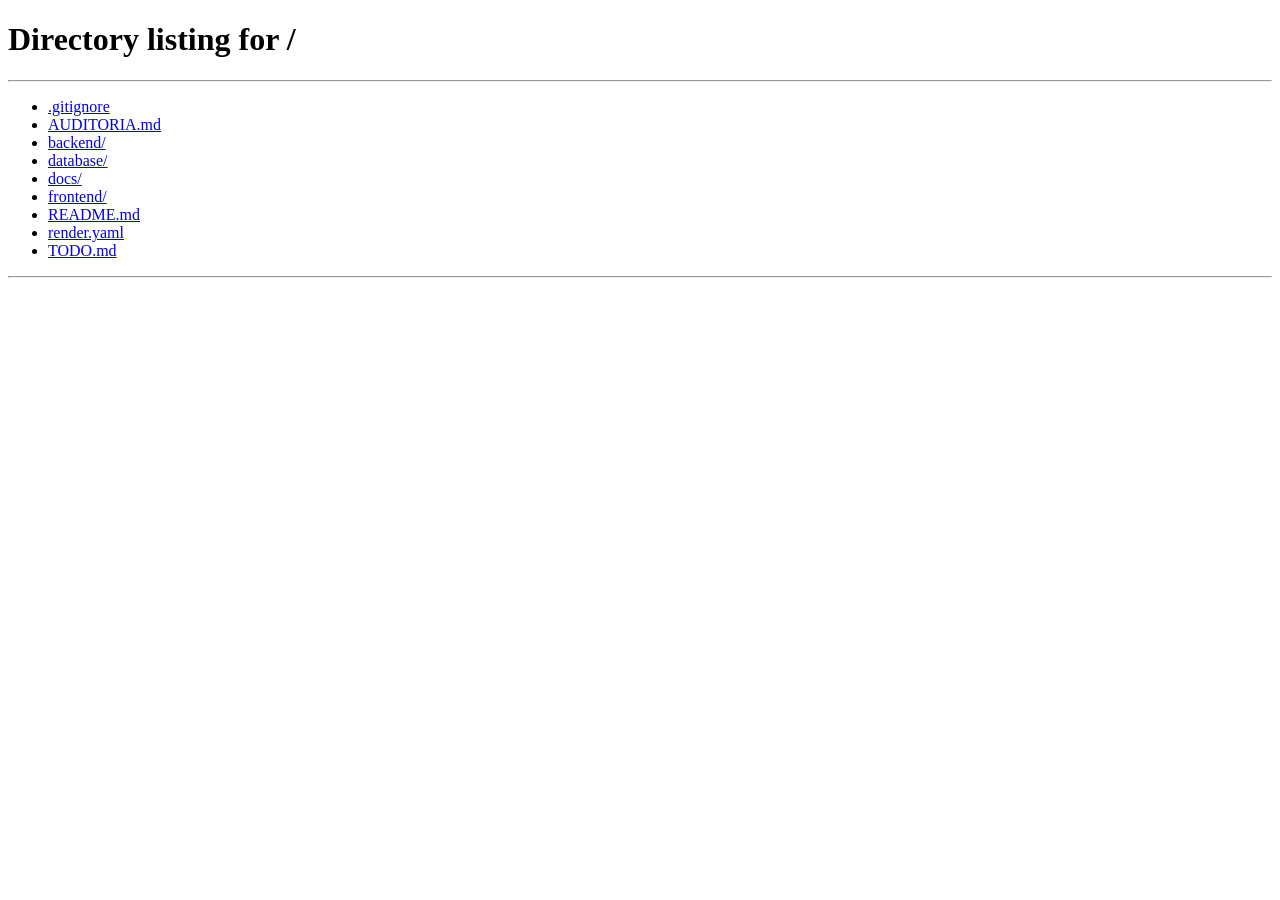
<file: frontend/dashboard-aluno.html>
<!DOCTYPE html>
<html lang="pt-br">
<head>
  <meta charset="UTF-8">
  <meta name="viewport" content="width=device-width, initial-scale=1.0">
  <meta name="description" content="Painel do aluno no AvaliaEDU — provas, simulados, resultados e certificados.">
  <link rel="icon" type="image/svg+xml" href="/favicon.svg">
  <title>Painel Aluno — AvaliaEdu</title>
  <link rel="stylesheet" href="css/global.css">
  <link rel="stylesheet" href="css/aluno.css">
</head>
<body>

<div class="dashboard-layout">

  <!-- ═══════════════════════════════════════
       SIDEBAR
  ═══════════════════════════════════════ -->
  <aside class="sidebar">
    <div class="sidebar-logo">
      <a href="#" class="sidebar-logo-name">
        <span class="logo-avalia">Avalia</span><span class="logo-edu">Edu</span>
      </a>
      <span class="sidebar-role">Painel Aluno</span>
    </div>

    <nav class="sidebar-nav">
      <ul>
        <li>
          <a href="#" data-section="dashboard" class="nav-link active">
            <svg class="nav-icon" viewBox="0 0 20 20" fill="currentColor">
              <path d="M3 4a1 1 0 011-1h4a1 1 0 011 1v4a1 1 0 01-1 1H4a1 1 0 01-1-1V4zm0 8a1 1 0 011-1h4a1 1 0 011 1v4a1 1 0 01-1 1H4a1 1 0 01-1-1v-4zm8-8a1 1 0 011-1h4a1 1 0 011 1v4a1 1 0 01-1 1h-4a1 1 0 01-1-1V4zm0 8a1 1 0 011-1h4a1 1 0 011 1v4a1 1 0 01-1 1h-4a1 1 0 01-1-1v-4z"/>
            </svg>
            <span>Dashboard</span>
          </a>
        </li>
        <li>
          <a href="#" data-section="provas" class="nav-link">
            <svg class="nav-icon" viewBox="0 0 20 20" fill="currentColor">
              <path d="M9 2a1 1 0 000 2h2a1 1 0 100-2H9z"/>
              <path fill-rule="evenodd" d="M4 5a2 2 0 012-2 3 3 0 003 3h2a3 3 0 003-3 2 2 0 012 2v11a2 2 0 01-2 2H6a2 2 0 01-2-2V5zm3 4a1 1 0 000 2h.01a1 1 0 100-2H7zm3 0a1 1 0 000 2h3a1 1 0 100-2h-3zm-3 4a1 1 0 100 2h.01a1 1 0 100-2H7zm3 0a1 1 0 100 2h3a1 1 0 100-2h-3z" clip-rule="evenodd"/>
            </svg>
            <span>Provas</span>
          </a>
        </li>
        <li>
          <a href="#" data-section="certificados" class="nav-link">
            <svg class="nav-icon" viewBox="0 0 20 20" fill="currentColor">
              <path d="M10 12a2 2 0 100-4 2 2 0 000 4z"/>
              <path fill-rule="evenodd" d="M.458 10C1.732 5.943 5.522 3 10 3s8.268 2.943 9.542 7c-1.274 4.057-5.064 7-9.542 7S1.732 14.057.458 10zM14 10a4 4 0 11-8 0 4 4 0 018 0z" clip-rule="evenodd"/>
            </svg>
            <span>Certificados</span>
          </a>
        </li>
        <li>
          <a href="#" data-section="reservas" class="nav-link">
            <svg class="nav-icon" viewBox="0 0 20 20" fill="currentColor">
              <path fill-rule="evenodd" d="M5.05 4.05a7 7 0 119.9 9.9L10 18.9l-4.95-4.95a7 7 0 010-9.9zM10 11a2 2 0 100-4 2 2 0 000 4z" clip-rule="evenodd"/>
            </svg>
            <span>Minhas reservas</span>
          </a>
        </li>
        <li>
          <a href="#" data-section="minha-area" class="nav-link">
            <svg class="nav-icon" viewBox="0 0 20 20" fill="currentColor">
              <path fill-rule="evenodd" d="M10 9a3 3 0 100-6 3 3 0 000 6zm-7 9a7 7 0 1114 0H3z" clip-rule="evenodd"/>
            </svg>
            <span>Minha área</span>
          </a>
        </li>
      </ul>
    </nav>

    <div class="sidebar-footer">
      <!-- Toggle Modo EJA (US42) -->
      <button class="btn-eja-toggle" id="btn-eja-toggle" onclick="toggleModoEJA()"
        title="Ativar modo de acessibilidade EJA">
        <span id="eja-toggle-icon">♿</span>
        <span id="eja-toggle-label">Modo EJA</span>
      </button>
      <span class="sidebar-username" id="sidebar-username">Carregando...</span>
      <a href="orientacao.html" target="_blank" rel="noopener" class="sidebar-ajuda" title="Como usar o sistema">Como usar</a>
      <button class="btn-logout" id="btn-logout">Sair</button>
    </div>
  </aside>

  <!-- ═══════════════════════════════════════
       CONTEÚDO PRINCIPAL
  ═══════════════════════════════════════ -->
  <div class="dashboard-main">

    <!-- ────────────────────────────────────
         SEÇÃO: DASHBOARD
    ──────────────────────────────────── -->
    <section id="section-dashboard" class="dash-section">
      <header class="page-header">
        <div class="page-header-left">
          <h1 class="page-title">Dashboard</h1>
          <p class="page-subtitle">Acesso rápido a provas, notas e certificados.</p>
        </div>
        <div class="page-header-actions">
          <button class="btn btn-secondary btn-sm" onclick="irPara('minha-area')">Ver perfil</button>
          <div class="user-avatar" id="user-avatar">?</div>
        </div>
      </header>

      <div class="page-content">
        <!-- Métricas -->
        <div class="metric-grid">
          <div class="metric-card">
            <div class="metric-card-header">
              <span class="metric-label">Próxima prova</span>
              <span class="badge badge-simulado">Agenda</span>
            </div>
            <div class="metric-value primary" id="dash-proxima-data">—</div>
            <div class="metric-sub" id="dash-proxima-nome">Nenhuma agendada</div>
          </div>
          <div class="metric-card">
            <div class="metric-card-header">
              <span class="metric-label">Média atual</span>
              <span class="badge badge-aluno">Notas</span>
            </div>
            <div class="metric-value success" id="dash-media">—</div>
            <div class="metric-sub">Últimas provas realizadas</div>
          </div>
          <div class="metric-card">
            <div class="metric-card-header">
              <span class="metric-label">Certificados</span>
              <span class="badge badge-certificacao">Docs</span>
            </div>
            <div class="metric-value ia" id="dash-total-certs">—</div>
            <div class="metric-sub">Com validação pública</div>
          </div>
          <div class="metric-card">
            <div class="metric-card-header">
              <span class="metric-label">Provas disponíveis</span>
              <span class="badge badge-publicada">Agora</span>
            </div>
            <div class="metric-value cyan" id="dash-provas-disponiveis">—</div>
            <div class="metric-sub">Publicadas para você</div>
          </div>
        </div>

        <!-- Inferior: atividades + acesso rápido -->
        <div class="two-col">
          <div class="card">
            <div class="card-header">
              <div>
                <div class="card-title">Desempenho recente</div>
                <div class="card-subtitle">Resultados das suas últimas provas.</div>
              </div>
              <button class="btn btn-ghost btn-sm" onclick="irPara('provas')">Ver histórico</button>
            </div>
            <div class="table-wrapper">
              <table>
                <thead>
                  <tr>
                    <th>Prova</th>
                    <th>Data</th>
                    <th>Nota</th>
                    <th>Resultado</th>
                  </tr>
                </thead>
                <tbody id="dash-desempenho">
                  <tr><td colspan="4" class="table-empty">Carregando...</td></tr>
                </tbody>
              </table>
            </div>
          </div>

          <div class="card">
            <div class="card-title" style="margin-bottom:16px;">Acesso rápido</div>
            <div style="display:flex; flex-direction:column; gap:10px;">
              <button class="btn btn-primary" onclick="irPara('provas')">Realizar prova</button>
              <button class="btn btn-secondary" onclick="irPara('certificados')">Meus certificados</button>
              <button class="btn btn-secondary" onclick="irPara('minha-area')">Minha área e notas</button>
            </div>
          </div>
        </div>
      </div>
    </section>

    <!-- ────────────────────────────────────
         SEÇÃO: PROVAS DISPONÍVEIS
    ──────────────────────────────────── -->
    <section id="section-provas" class="dash-section hidden">
      <header class="page-header">
        <div class="page-header-left">
          <h1 class="page-title">Provas</h1>
          <p class="page-subtitle">Simulados e certificações disponíveis para você.</p>
        </div>
        <div class="page-header-actions">
          <div class="user-avatar">?</div>
        </div>
      </header>

      <div class="page-content">
        <!-- Filtros -->
        <div class="filter-bar">
          <div class="input-search" style="flex:1; min-width:200px;">
            <span class="input-search-icon">🔍</span>
            <input class="form-input" type="search" id="provas-aluno-busca" placeholder="Buscar por título...">
          </div>
          <div class="form-select-wrap">
            <select class="form-select" id="provas-aluno-tipo" style="width:150px;">
              <option value="">Todos os tipos</option>
              <option value="SIMULADO">Simulado</option>
              <option value="CERTIFICACAO">Certificação</option>
            </select>
          </div>
          <div class="form-select-wrap">
            <select class="form-select" id="provas-aluno-aba" style="width:170px;">
              <option value="disponiveis">Disponíveis</option>
              <option value="historico">Histórico</option>
            </select>
          </div>
        </div>

        <!-- Tabela provas disponíveis -->
        <div id="painel-disponiveis" class="card" style="padding:0;">
          <div class="table-wrapper">
            <table>
              <thead>
                <tr>
                  <th>Título</th>
                  <th>Nível / Série</th>
                  <th>Tipo</th>
                  <th>Tempo</th>
                  <th>Encerra em</th>
                  <th>Ação</th>
                </tr>
              </thead>
              <tbody id="provas-aluno-tbody">
                <tr><td colspan="6" class="table-empty">Carregando provas...</td></tr>
              </tbody>
            </table>
          </div>
        </div>

        <!-- Tabela histórico (oculta por padrão) -->
        <div id="painel-historico" class="card" style="padding:0; display:none;">
          <div class="table-wrapper">
            <table>
              <thead>
                <tr>
                  <th>Prova</th>
                  <th>Tipo</th>
                  <th>Data</th>
                  <th>Nota</th>
                  <th>Resultado</th>
                  <th>Ação</th>
                </tr>
              </thead>
              <tbody id="historico-tbody">
                <tr><td colspan="6" class="table-empty">Carregando histórico...</td></tr>
              </tbody>
            </table>
          </div>
        </div>
      </div>
    </section>

    <!-- ────────────────────────────────────
         SEÇÃO: REALIZAR PROVA (fluxo de exame)
    ──────────────────────────────────── -->
    <section id="section-realizar-prova" class="dash-section hidden">
      <header class="page-header">
        <div class="page-header-left">
          <button class="btn btn-ghost btn-sm" id="btn-voltar-provas"
            onclick="confirmarSairProva()" style="margin-bottom:4px;">← Voltar</button>
          <h1 class="page-title" id="exam-titulo">Realizando prova</h1>
          <p class="page-subtitle" id="exam-progresso">Questão 1 de —</p>
        </div>
        <div class="page-header-actions">
          <div class="exam-timer" id="exam-timer" title="Tempo restante">⏱ —:—</div>
          <button class="btn btn-danger btn-sm" onclick="confirmarFinalizarProva()">Finalizar prova</button>
        </div>
      </header>

      <div class="page-content">
        <div class="two-col" style="align-items:start;">
          <!-- Questão -->
          <div class="card" id="exam-questao-card">
            <div id="exam-questao-numero" style="font-size:12px; font-weight:600; color:var(--c-text-muted); margin-bottom:12px; text-transform:uppercase; letter-spacing:.5px;">Questão 1</div>

            <!-- Narrador de questão (leitura em voz alta — acessibilidade) -->
            <div id="narrador-bar" class="narrador-bar" role="group" aria-label="Leitura em voz alta da questão">
              <button type="button" id="narrador-ouvir" class="narrador-btn narrador-btn-primario" onclick="narrarQuestaoAtual()" aria-label="Ouvir a questão e as alternativas">🔊 Ouvir</button>
              <button type="button" id="narrador-pausar" class="narrador-btn" onclick="narradorPausarContinuar()" aria-label="Pausar leitura" disabled>⏸ Pausar</button>
              <button type="button" id="narrador-parar" class="narrador-btn" onclick="narradorParar()" aria-label="Parar leitura" disabled>⏹ Parar</button>
              <span class="narrador-veloc" role="group" aria-label="Velocidade da leitura">
                <span class="narrador-veloc-label">Velocidade</span>
                <button type="button" class="narrador-veloc-btn" data-rate="0.7" onclick="narradorSetVeloc(0.7, this)" aria-pressed="false">Devagar</button>
                <button type="button" class="narrador-veloc-btn ativo" data-rate="1" onclick="narradorSetVeloc(1, this)" aria-pressed="true">Normal</button>
                <button type="button" class="narrador-veloc-btn" data-rate="1.3" onclick="narradorSetVeloc(1.3, this)" aria-pressed="false">Rápido</button>
              </span>
            </div>

            <div id="exam-enunciado" style="font-size:15px; line-height:1.7; color:var(--c-text); margin-bottom:24px; font-weight:500;"></div>
            <div id="exam-imagem-wrap" style="display:none; margin-bottom:20px;">
              <img id="exam-imagem" src="" alt="Imagem da questão" style="max-width:100%; border-radius:8px; border:1px solid var(--c-border);">
            </div>

            <!-- Alternativas (objetiva) -->
            <div id="exam-alternativas" style="display:flex; flex-direction:column; gap:10px;"></div>

            <!-- Textarea (subjetiva) -->
            <div id="exam-subjetiva-wrap" style="display:none;">
              <label style="font-size:12px; font-weight:600; color:var(--c-text-muted); text-transform:uppercase; letter-spacing:.5px; display:block; margin-bottom:8px;">Resposta do aluno</label>
              <textarea class="form-textarea" id="exam-resposta-texto" rows="8"
                placeholder="Digite sua resposta aqui."></textarea>
            </div>

            <div class="alert-box" id="exam-alert" style="margin-top:16px; margin-bottom:0;"></div>

            <div style="display:flex; gap:12px; margin-top:24px; flex-wrap:wrap;">
              <button class="btn btn-ghost" id="btn-anterior" onclick="navegarQuestao(-1)">← Anterior</button>
              <button class="btn btn-secondary" onclick="salvarResposta()" id="btn-salvar-resp">Salvar resposta</button>
              <button class="btn btn-ghost" id="btn-pular" onclick="pularQuestao()">Pular questão</button>
              <button class="btn btn-primary" id="btn-proxima" onclick="navegarQuestao(1)">Próxima →</button>
            </div>

            <div style="margin-top:16px; padding:12px 14px; background:var(--c-bg); border-radius:var(--radius-md); font-size:12px; color:var(--c-text-muted);">
              💡 As respostas são salvas automaticamente ao navegar entre questões.
            </div>
          </div>

          <!-- Painel de navegação -->
          <div class="card" style="position:sticky; top:24px;">
            <div class="card-title" style="margin-bottom:4px;">Navegação</div>
            <div class="card-subtitle">Controle de progresso.</div>
            <div id="exam-nav-grid" style="display:grid; grid-template-columns:repeat(4,1fr); gap:8px; margin-top:16px;"></div>
            <div style="margin-top:16px; display:flex; flex-direction:column; gap:6px;">
              <div style="display:flex; align-items:center; gap:8px; font-size:12px; color:var(--c-text-muted);">
                <span style="width:14px;height:14px;border-radius:3px;background:var(--c-success);display:inline-block;"></span> Respondida
              </div>
              <div style="display:flex; align-items:center; gap:8px; font-size:12px; color:var(--c-text-muted);">
                <span style="width:14px;height:14px;border-radius:3px;background:var(--c-primary);display:inline-block;"></span> Atual
              </div>
              <div style="display:flex; align-items:center; gap:8px; font-size:12px; color:var(--c-text-muted);">
                <span style="width:14px;height:14px;border-radius:3px;background:var(--c-border);display:inline-block;"></span> Pendente
              </div>
            </div>
          </div>
        </div>
      </div>
    </section>

    <!-- ────────────────────────────────────
         SEÇÃO: RESULTADO DA PROVA
    ──────────────────────────────────── -->
    <section id="section-resultado" class="dash-section hidden">
      <header class="page-header">
        <div class="page-header-left">
          <h1 class="page-title">Resultado e certificado</h1>
          <p class="page-subtitle">Síntese da prova, revisão e documentos disponíveis.</p>
        </div>
        <div class="page-header-actions">
          <button class="btn btn-primary btn-sm" id="btn-baixar-cert" onclick="baixarCertificado()" style="display:none;">
            Baixar certificado
          </button>
          <div class="user-avatar">?</div>
        </div>
      </header>

      <div class="page-content">
        <!-- Cards de resultado -->
        <div class="metric-grid">
          <div class="metric-card">
            <div class="metric-card-header">
              <span class="metric-label">Nota final</span>
              <span class="badge badge-simulado">Resultado</span>
            </div>
            <div class="metric-value success" id="res-nota">—</div>
            <div class="metric-sub" id="res-prova-nome">—</div>
          </div>
          <div class="metric-card">
            <div class="metric-card-header">
              <span class="metric-label">Percentual</span>
              <span class="badge badge-aluno">Acerto</span>
            </div>
            <div class="metric-value primary" id="res-percentual">—</div>
            <div class="metric-sub" id="res-acertos-label">de acertos</div>
          </div>
          <div class="metric-card">
            <div class="metric-card-header">
              <span class="metric-label">Certificado</span>
              <span class="badge badge-certificacao">Validação</span>
            </div>
            <div class="metric-value ia" id="res-cert-status">—</div>
            <div class="metric-sub" id="res-cert-codigo">—</div>
          </div>
          <div class="metric-card">
            <div class="metric-card-header">
              <span class="metric-label">Status</span>
              <span class="badge" id="res-badge-resultado">—</span>
            </div>
            <div class="metric-value" id="res-resultado" style="font-size:26px;">—</div>
            <div class="metric-sub" id="res-nota-minima">Nota mínima: —</div>
          </div>
        </div>

        <div class="two-col">
          <!-- Gabarito / respostas -->
          <div class="card">
            <div class="card-title" style="margin-bottom:4px;">Gabarito</div>
            <div class="card-subtitle">Suas respostas e o resultado por questão.</div>
            <div class="table-wrapper" style="margin-top:16px;">
              <table>
                <thead>
                  <tr><th>#</th><th>Enunciado</th><th>Resultado</th></tr>
                </thead>
                <tbody id="res-gabarito-tbody">
                  <tr><td colspan="3" class="table-empty">—</td></tr>
                </tbody>
              </table>
            </div>
          </div>

          <!-- Certificado e próximos passos -->
          <div style="display:flex; flex-direction:column; gap:16px;">
            <div class="card" id="res-cert-card" style="display:none;">
              <div class="card-title" style="margin-bottom:8px;">Certificado gerado</div>
              <div style="font-size:13px; color:var(--c-text-muted); line-height:1.6; margin-bottom:16px;">
                Código público: <strong id="res-cert-codigo-display">—</strong><br>
                Validação disponível na área pública do portal.
              </div>
              <div style="display:flex; gap:10px; flex-wrap:wrap;">
                <button class="btn btn-primary" onclick="baixarCertificado()">Baixar PDF</button>
                <button class="btn btn-ghost" onclick="irPara('certificados')">Ver meus certificados</button>
              </div>
            </div>

            <div class="card">
              <div class="card-title" style="margin-bottom:12px;">Próximos passos</div>
              <div style="display:flex; flex-direction:column; gap:10px;">
                <button class="btn btn-secondary" onclick="irPara('provas')">Fazer outra prova</button>
                <button class="btn btn-ghost" onclick="irPara('dashboard')">Voltar ao dashboard</button>
              </div>
            </div>
          </div>
        </div>
      </div>
    </section>

    <!-- ────────────────────────────────────
         SEÇÃO: CERTIFICADOS
    ──────────────────────────────────── -->
    <section id="section-certificados" class="dash-section hidden">
      <header class="page-header">
        <div class="page-header-left">
          <h1 class="page-title">Histórico de certificações</h1>
          <p class="page-subtitle">Todas as suas tentativas de certificação — aprovadas e reprovadas.</p>
        </div>
        <div class="page-header-actions">
          <div class="user-avatar" id="certs-avatar">?</div>
        </div>
      </header>

      <div class="page-content">

        <!-- Métricas rápidas -->
        <div class="metric-grid" style="grid-template-columns:repeat(3,1fr); margin-bottom:20px;">
          <div class="metric-card">
            <div class="metric-label">Total de tentativas</div>
            <div class="metric-value primary" id="cert-stat-total" style="margin-top:8px;">—</div>
          </div>
          <div class="metric-card">
            <div class="metric-label">Aprovações</div>
            <div class="metric-value ia" id="cert-stat-aprovados" style="margin-top:8px;">—</div>
          </div>
          <div class="metric-card">
            <div class="metric-label">Certificados emitidos</div>
            <div class="metric-value" id="cert-stat-certs" style="margin-top:8px; color:var(--c-yellow, #f5a623);">—</div>
          </div>
        </div>

        <!-- Filtros -->
        <div class="filter-bar" style="margin-bottom:16px;">
          <select class="form-select form-select-sm" id="cert-filtro-resultado" onchange="filtrarCertificados()">
            <option value="">Todos os resultados</option>
            <option value="APROVADO">Aprovado</option>
            <option value="REPROVADO">Reprovado</option>
          </select>
          <input class="form-input form-input-sm" type="text" id="cert-filtro-busca"
            placeholder="Buscar por prova..." oninput="filtrarCertificados()">
        </div>

        <!-- Tabela histórico completo -->
        <div class="card" style="padding:0;">
          <div class="table-wrapper">
            <table>
              <thead>
                <tr>
                  <th>Prova</th>
                  <th>Data</th>
                  <th>Nota</th>
                  <th>Resultado</th>
                  <th>Código / Situação</th>
                  <th>Ações</th>
                </tr>
              </thead>
              <tbody id="certs-tbody">
                <tr><td colspan="6" class="table-empty">Carregando...</td></tr>
              </tbody>
            </table>
          </div>
        </div>

      </div>
    </section>

    <!-- ────────────────────────────────────
         SEÇÃO: MINHA ÁREA
    ──────────────────────────────────── -->
    <!-- ─── SEÇÃO: MINHAS RESERVAS ─── -->
    <section id="section-reservas" class="dash-section hidden">
      <header class="page-header">
        <div class="page-header-left">
          <h1 class="page-title">Minhas reservas</h1>
          <p class="page-subtitle">Vagas reservadas em locais presenciais de prova.</p>
        </div>
      </header>

      <div class="page-content">

        <!-- Métricas -->
        <div class="metric-grid" style="grid-template-columns:repeat(3,1fr); margin-bottom:20px;">
          <div class="metric-card">
            <div class="metric-label">Reservas ativas</div>
            <div class="metric-value primary" id="res-stat-ativas" style="margin-top:8px;">—</div>
          </div>
          <div class="metric-card">
            <div class="metric-label">Utilizadas</div>
            <div class="metric-value ia" id="res-stat-utilizadas" style="margin-top:8px;">—</div>
          </div>
          <div class="metric-card">
            <div class="metric-label">Canceladas / Expiradas</div>
            <div class="metric-value" id="res-stat-inativas" style="margin-top:8px; color:var(--c-text-muted);">—</div>
          </div>
        </div>

        <!-- Filtro de status -->
        <div class="filter-bar" style="margin-bottom:16px;">
          <select class="form-select form-select-sm" id="res-filtro-status" onchange="filtrarReservas()">
            <option value="">Todas</option>
            <option value="ATIVA">Ativas</option>
            <option value="CONFIRMADA">Utilizadas</option>
            <option value="CANCELADA">Canceladas</option>
            <option value="EXPIRADA">Expiradas</option>
          </select>
        </div>

        <!-- Lista de reservas -->
        <div id="res-lista" style="display:flex; flex-direction:column; gap:14px;">
          <div class="table-empty">Carregando...</div>
        </div>

      </div>
    </section>

    <!-- ─── SEÇÃO: MINHA ÁREA ─── -->
    <section id="section-minha-area" class="dash-section hidden">

      <header class="page-header">
        <div class="page-header-left">
          <h1 class="page-title">Minha área</h1>
          <p class="page-subtitle">Perfil acadêmico, localização e histórico de tentativas.</p>
        </div>
        <div class="page-header-actions">
          <div class="user-avatar" id="area-avatar">?</div>
        </div>
      </header>

      <div class="page-content">
        <div class="two-col" style="align-items:start; gap:20px;">

          <!-- ── Coluna esquerda: cards de perfil + localização ── -->
          <div style="display:flex; flex-direction:column; gap:16px;">

            <!-- Card: Dados pessoais -->
            <div class="card">
              <div style="display:flex; align-items:center; justify-content:space-between; margin-bottom:18px;">
                <div>
                  <div class="card-title" style="margin-bottom:2px;">Dados pessoais</div>
                  <div class="card-subtitle">Nome e e-mail da sua conta.</div>
                </div>
                <button class="btn btn-secondary btn-sm" id="btn-editar-dados" onclick="abrirEdicaoDados()">Editar</button>
              </div>

              <div style="display:flex; align-items:center; gap:16px; margin-bottom:20px;">
                <div class="user-avatar" id="area-avatar-big" style="width:60px;height:60px;font-size:20px;flex-shrink:0;">?</div>
                <div>
                  <div style="font-size:18px; font-weight:600; color:var(--c-text);" id="area-nome">—</div>
                  <div style="font-size:13px; color:var(--c-text-muted);" id="area-nivel-serie">—</div>
                </div>
              </div>

              <!-- Modo leitura -->
              <div id="area-dados-readonly" style="display:flex; flex-direction:column; gap:12px;">
                <div class="form-group" style="margin:0;">
                  <label class="form-label">E-mail</label>
                  <input class="form-input" type="email" id="area-email" readonly
                    style="background:var(--c-bg); cursor:default; color:var(--c-text-muted);">
                </div>
                <div style="display:grid; grid-template-columns:1fr 1fr; gap:12px;">
                  <div class="form-group" style="margin:0;">
                    <label class="form-label">Nível</label>
                    <input class="form-input" type="text" id="area-nivel-display" readonly
                      style="background:var(--c-bg); cursor:default; color:var(--c-text-muted);">
                  </div>
                  <div class="form-group" style="margin:0;">
                    <label class="form-label">Série</label>
                    <input class="form-input" type="text" id="area-serie-display" readonly
                      style="background:var(--c-bg); cursor:default; color:var(--c-text-muted);">
                  </div>
                </div>
              </div>

              <!-- Modo edição -->
              <div id="area-dados-edit" style="display:none; flex-direction:column; gap:12px;">
                <div class="form-group" style="margin:0;">
                  <label class="form-label">Nome completo</label>
                  <input class="form-input" type="text" id="edit-nome" placeholder="Seu nome completo">
                </div>
                <div style="display:grid; grid-template-columns:1fr 1fr; gap:12px;">
                  <div class="form-group" style="margin:0;">
                    <label class="form-label">Nível de ensino</label>
                    <select class="form-select" id="edit-nivel">
                      <option value="FUNDAMENTAL_I">Fundamental I</option>
                      <option value="FUNDAMENTAL_II">Fundamental II</option>
                      <option value="MEDIO">Médio</option>
                      <option value="ENEM">ENEM</option>
                      <option value="EJA">EJA</option>
                    </select>
                  </div>
                  <div class="form-group" style="margin:0;">
                    <label class="form-label">Série</label>
                    <input class="form-input" type="text" id="edit-serie" placeholder="Ex: 9º Ano">
                  </div>
                </div>
                <div style="display:flex; gap:8px; justify-content:flex-end; margin-top:4px;">
                  <button class="btn btn-ghost btn-sm" onclick="cancelarEdicaoDados()">Cancelar</button>
                  <button class="btn btn-primary btn-sm" id="btn-salvar-dados" onclick="salvarDadosPessoais()">Salvar</button>
                </div>
              </div>
            </div>

            <!-- Card: Senha -->
            <div class="card">
              <div style="display:flex; align-items:center; justify-content:space-between; margin-bottom:14px;">
                <div>
                  <div class="card-title" style="margin-bottom:2px;">Senha</div>
                  <div class="card-subtitle">Altere sua senha de acesso.</div>
                </div>
                <button class="btn btn-secondary btn-sm" id="btn-editar-senha" onclick="abrirEdicaoSenha()">Alterar</button>
              </div>

              <div id="area-senha-edit" style="display:none; flex-direction:column; gap:12px;">
                <div class="form-group" style="margin:0;">
                  <label class="form-label">Nova senha</label>
                  <input class="form-input" type="password" id="edit-senha" placeholder="Mínimo 8 caracteres" autocomplete="new-password">
                </div>
                <div class="form-group" style="margin:0;">
                  <label class="form-label">Confirmar nova senha</label>
                  <input class="form-input" type="password" id="edit-senha-confirm" placeholder="Repita a senha" autocomplete="new-password">
                </div>
                <div style="display:flex; gap:8px; justify-content:flex-end; margin-top:4px;">
                  <button class="btn btn-ghost btn-sm" onclick="cancelarEdicaoSenha()">Cancelar</button>
                  <button class="btn btn-primary btn-sm" onclick="salvarSenha()">Salvar senha</button>
                </div>
              </div>

              <div id="area-senha-readonly">
                <p style="font-size:13px; color:var(--c-text-muted); margin:0;">••••••••••••  —  última alteração não registrada.</p>
              </div>
            </div>

            <!-- Card: Localização (US24) -->
            <div class="card">
              <div style="display:flex; align-items:center; justify-content:space-between; margin-bottom:14px;">
                <div>
                  <div class="card-title" style="margin-bottom:2px;">Localização</div>
                  <div class="card-subtitle">Usada para encontrar locais de prova próximos (US24).</div>
                </div>
              </div>

              <!-- Status atual da localização -->
              <div id="area-loc-status" style="display:flex; align-items:center; gap:10px; margin-bottom:16px; padding:10px 14px;
                   background:var(--c-bg); border-radius:8px; border:1px solid var(--c-border);">
                <span id="area-loc-icon" style="font-size:18px;">📍</span>
                <div style="flex:1; min-width:0;">
                  <div style="font-size:13px; font-weight:600; color:var(--c-text);" id="area-loc-label">Não cadastrada</div>
                  <div style="font-size:12px; color:var(--c-text-muted); margin-top:2px;" id="area-loc-coords"></div>
                </div>
                <span id="area-loc-badge" class="badge" style="display:none;"></span>
              </div>

              <div style="display:flex; gap:8px; flex-wrap:wrap;">
                <button class="btn btn-secondary btn-sm" id="btn-usar-gps" onclick="usarLocalizacaoGPS()">
                  📡 Usar minha localização atual
                </button>
                <button class="btn btn-ghost btn-sm" id="btn-loc-manual" onclick="abrirLocManual()">
                  Informar manualmente
                </button>
              </div>

              <!-- Formulário de coordenadas manuais -->
              <div id="area-loc-manual" style="display:none; margin-top:14px;">
                <div style="display:grid; grid-template-columns:1fr 1fr; gap:12px; margin-bottom:12px;">
                  <div class="form-group" style="margin:0;">
                    <label class="form-label">Latitude</label>
                    <input class="form-input" type="number" id="edit-lat" placeholder="-10.9472" step="any" min="-90" max="90">
                    <span style="font-size:11px; color:var(--c-text-muted);">−90 a 90</span>
                  </div>
                  <div class="form-group" style="margin:0;">
                    <label class="form-label">Longitude</label>
                    <input class="form-input" type="number" id="edit-lon" placeholder="-37.0731" step="any" min="-180" max="180">
                    <span style="font-size:11px; color:var(--c-text-muted);">−180 a 180</span>
                  </div>
                </div>
                <div style="display:flex; gap:8px; justify-content:flex-end;">
                  <button class="btn btn-ghost btn-sm" onclick="fecharLocManual()">Cancelar</button>
                  <button class="btn btn-primary btn-sm" onclick="salvarLocalizacaoManual()">Salvar</button>
                </div>
              </div>
            </div>

          </div>

          <!-- ── Coluna direita: métricas + histórico ── -->
          <div style="display:flex; flex-direction:column; gap:16px;">
            <div class="metric-grid" style="grid-template-columns:1fr 1fr;">
              <div class="metric-card">
                <div class="metric-label">Provas realizadas</div>
                <div class="metric-value primary" id="area-total-provas" style="margin-top:8px;">—</div>
              </div>
              <div class="metric-card">
                <div class="metric-label">Certificados</div>
                <div class="metric-value ia" id="area-total-certs" style="margin-top:8px;">—</div>
              </div>
            </div>

            <div class="card" style="padding:0;">
              <div style="padding:16px 20px; border-bottom:1px solid var(--c-border);">
                <div class="card-title">Histórico de tentativas</div>
              </div>
              <div class="table-wrapper">
                <table>
                  <thead>
                    <tr>
                      <th>Prova</th>
                      <th>Tipo</th>
                      <th>Data</th>
                      <th>Nota</th>
                      <th>Status</th>
                    </tr>
                  </thead>
                  <tbody id="area-historico-tbody">
                    <tr><td colspan="5" class="table-empty">Carregando...</td></tr>
                  </tbody>
                </table>
              </div>
            </div>
          </div>

        </div>
      </div>
    </section>

  </div><!-- /dashboard-main -->
</div><!-- /dashboard-layout -->

<!-- ═══════════════════════════════════════
     MODAL: CONFIRMAR SAIR DA PROVA
═══════════════════════════════════════ -->
<div class="modal-overlay" id="modal-sair-prova">
  <div class="modal modal-sm">
    <div class="modal-header">
      <h2 class="modal-title">Sair da prova?</h2>
      <button class="modal-close" data-close-modal="modal-sair-prova">✕</button>
    </div>
    <div class="modal-body">
      <p style="font-size:14px; color:var(--c-text-muted); line-height:1.6;">
        Suas respostas salvas serão mantidas. Você pode retomar esta prova depois, desde que o prazo não tenha expirado.
      </p>
    </div>
    <div class="modal-footer">
      <button class="btn btn-ghost" data-close-modal="modal-sair-prova">Continuar prova</button>
      <button class="btn btn-danger-solid" onclick="pausarESair()">Sair agora</button>
    </div>
  </div>
</div>

<!-- ═══════════════════════════════════════
     MODAL: CONFIRMAR FINALIZAR PROVA
═══════════════════════════════════════ -->
<div class="modal-overlay" id="modal-finalizar">
  <div class="modal modal-sm">
    <div class="modal-header">
      <h2 class="modal-title">Finalizar prova?</h2>
      <button class="modal-close" data-close-modal="modal-finalizar">✕</button>
    </div>
    <div class="modal-body">
      <p id="modal-finalizar-msg" style="font-size:14px; color:var(--c-text-muted); line-height:1.6;">
        Ao finalizar, sua nota será calculada e não será possível alterar as respostas.
      </p>
    </div>
    <div class="modal-footer">
      <button class="btn btn-ghost" data-close-modal="modal-finalizar">Revisar respostas</button>
      <button class="btn btn-primary" onclick="finalizarProva()">Confirmar e finalizar</button>
    </div>
  </div>
</div>

<!-- ═══════════════════════════════════════
     MODAL: CONFIRMAR PULAR QUESTÃO
═══════════════════════════════════════ -->
<div class="modal-overlay" id="modal-pular">
  <div class="modal modal-sm">
    <div class="modal-header">
      <h2 class="modal-title">Pular questão?</h2>
      <button class="modal-close" data-close-modal="modal-pular">✕</button>
    </div>
    <div class="modal-body">
      <p style="font-size:14px; color:var(--c-text-muted); line-height:1.6;">
        Certeza que deseja pular essa questão? Você pode voltar a ela depois pela
        navegação. Questões não respondidas contam como erradas no resultado.
      </p>
    </div>
    <div class="modal-footer">
      <button class="btn btn-ghost" data-close-modal="modal-pular">Cancelar</button>
      <button class="btn btn-primary" onclick="confirmarPularQuestao()">Pular questão</button>
    </div>
  </div>
</div>

<!-- ═══════════════════════════════════════
     MODAL: ESCOLHER MODALIDADE (US23–25)
═══════════════════════════════════════ -->
<div class="modal-overlay" id="modal-modalidade">
  <div class="modal modal-lg">
    <div class="modal-header">
      <h2 class="modal-title" id="modal-modalidade-titulo">Como deseja realizar esta prova?</h2>
      <button class="modal-close" data-close-modal="modal-modalidade">✕</button>
    </div>

    <!-- PASSO 1: Escolha Online / Presencial -->
    <div class="modal-body" id="modal-step-escolha">
      <p style="font-size:13px; color:var(--c-text-muted); margin-bottom:16px;">
        Escolha a modalidade de acordo com sua preferência e disponibilidade.
      </p>
      <div style="display:grid; grid-template-columns:1fr 1fr; gap:12px;">

        <button class="modalidade-card" id="card-online" onclick="selecionarModalidade('ONLINE')">
          <svg viewBox="0 0 24 24" fill="none" stroke="currentColor" stroke-width="1.8" style="width:32px;height:32px;margin-bottom:8px;">
            <rect x="2" y="3" width="20" height="14" rx="2"/><path d="M8 21h8M12 17v4"/>
          </svg>
          <strong>Online</strong>
          <span>Realize a prova agora, de onde estiver.</span>
        </button>

        <button class="modalidade-card" id="card-presencial" onclick="selecionarModalidade('PRESENCIAL')">
          <svg viewBox="0 0 24 24" fill="none" stroke="currentColor" stroke-width="1.8" style="width:32px;height:32px;margin-bottom:8px;">
            <path d="M12 2C8.13 2 5 5.13 5 9c0 5.25 7 13 7 13s7-7.75 7-13c0-3.87-3.13-7-7-7z"/><circle cx="12" cy="9" r="2.5"/>
          </svg>
          <strong>Presencial</strong>
          <span>Escolha um local físico próximo a você.</span>
        </button>

      </div>
    </div>

    <!-- PASSO 2: Localizar e listar locais próximos -->
    <div class="modal-body" id="modal-step-locais" style="display:none;">
      <div style="display:flex; align-items:center; gap:8px; margin-bottom:12px;">
        <button class="btn btn-ghost btn-sm" onclick="voltarEscolhaModalidade()">← Voltar</button>
        <p style="font-size:13px; color:var(--c-text-muted); margin:0;">
          Selecione um local com vagas disponíveis para realizar a prova.
        </p>
      </div>

      <!-- Barra de localização -->
      <div id="locais-geo-status" style="display:flex; align-items:center; gap:8px; margin-bottom:12px; padding:10px 14px; background:var(--c-primary-light); border-radius:8px; font-size:13px; color:var(--c-primary);">
        <svg viewBox="0 0 24 24" fill="currentColor" style="width:16px;height:16px;flex-shrink:0;">
          <path d="M12 2C8.13 2 5 5.13 5 9c0 5.25 7 13 7 13s7-7.75 7-13c0-3.87-3.13-7-7-7z"/>
        </svg>
        <span id="locais-geo-msg">Obtendo sua localização...</span>
        <button class="btn btn-secondary btn-sm" id="btn-recarregar-locais" style="display:none; margin-left:auto;" onclick="carregarLocaisProximos()">↺ Atualizar</button>
      </div>

      <!-- Filtro de raio -->
      <div style="display:flex; align-items:center; gap:8px; margin-bottom:14px;">
        <label style="font-size:13px; color:var(--c-text-muted); white-space:nowrap;">Raio de busca:</label>
        <select id="select-raio" class="form-select" style="width:120px; font-size:13px;" onchange="carregarLocaisProximos()">
          <option value="5">5 km</option>
          <option value="10">10 km</option>
          <option value="20">20 km</option>
          <option value="50">50 km</option>
        </select>
      </div>

      <!-- Lista de locais -->
      <div id="locais-lista" style="display:flex; flex-direction:column; gap:10px; max-height:320px; overflow-y:auto;">
        <div style="text-align:center; padding:32px; color:var(--c-text-muted); font-size:14px;">
          Aguardando localização...
        </div>
      </div>
    </div>

    <!-- PASSO 3: Confirmar reserva -->
    <div class="modal-body" id="modal-step-confirmar" style="display:none;">
      <div style="display:flex; align-items:center; gap:8px; margin-bottom:14px;">
        <button class="btn btn-ghost btn-sm" onclick="voltarListaLocais()">← Voltar</button>
        <span style="font-size:13px; color:var(--c-text-muted);">Confirme sua reserva de vaga</span>
      </div>

      <!-- Info do local selecionado -->
      <div id="confirmar-local-info" style="padding:16px; background:var(--c-primary-light);
           border-radius:8px; margin-bottom:14px;"></div>

      <!-- Campo de necessidades especiais -->
      <div class="form-group" style="margin-bottom:14px;">
        <label class="form-label" for="reserva-necessidades">
          Necessidades especiais <span style="font-size:11px; color:var(--c-text-muted);">(opcional)</span>
        </label>
        <input class="form-input" type="text" id="reserva-necessidades"
          placeholder="Ex: cadeirante, sala de leitura, Libras...">
      </div>

      <!-- Aviso de expiração -->
      <div style="display:flex; align-items:flex-start; gap:10px; padding:12px 14px;
           background:var(--c-bg); border-radius:8px; border:1px solid var(--c-border);
           font-size:13px; color:var(--c-text-muted); margin-bottom:4px;">
        <span style="font-size:16px; flex-shrink:0;">⏰</span>
        <span>
          Ao confirmar, uma vaga será reservada em seu nome por <strong>48 horas</strong>.
          Após esse prazo, a reserva expira e a vaga é liberada automaticamente.
          Você pode cancelar a qualquer momento em <strong>Minhas Reservas</strong>.
        </span>
      </div>
    </div>

    <!-- PASSO 4: Comprovante de reserva -->
    <div class="modal-body" id="modal-step-comprovante" style="display:none;">
      <div style="text-align:center; padding:12px 0 8px;">
        <div style="font-size:40px; margin-bottom:12px;">✅</div>
        <div style="font-size:17px; font-weight:700; color:var(--c-text); margin-bottom:6px;">
          Vaga reservada com sucesso!
        </div>
        <div style="font-size:13px; color:var(--c-text-muted); margin-bottom:20px;">
          Guarde o código da sua reserva.
        </div>
      </div>

      <div style="background:var(--c-bg); border-radius:10px; border:1px solid var(--c-border);
           padding:16px 20px; display:flex; flex-direction:column; gap:10px; font-size:13px;">
        <div style="display:flex; justify-content:space-between; align-items:center;">
          <span style="color:var(--c-text-muted);">Nº da reserva</span>
          <strong id="comprovante-id" style="font-family:monospace; font-size:15px; color:var(--c-primary);">#—</strong>
        </div>
        <div style="display:flex; justify-content:space-between; align-items:center;">
          <span style="color:var(--c-text-muted);">Local</span>
          <strong id="comprovante-local" style="text-align:right; max-width:220px;">—</strong>
        </div>
        <div style="display:flex; justify-content:space-between; align-items:center;">
          <span style="color:var(--c-text-muted);">Prova</span>
          <strong id="comprovante-prova" style="text-align:right; max-width:220px;">—</strong>
        </div>
        <div style="display:flex; justify-content:space-between; align-items:center;">
          <span style="color:var(--c-text-muted);">Válida até</span>
          <strong id="comprovante-expiracao" style="color:var(--c-warning, #e67e22);">—</strong>
        </div>
        <div id="comprovante-necessidades-row" style="display:none; justify-content:space-between; align-items:center;">
          <span style="color:var(--c-text-muted);">Necessidades</span>
          <strong id="comprovante-necessidades">—</strong>
        </div>
      </div>

      <div style="margin-top:16px; background:var(--c-bg); border:1px solid var(--c-border);
           border-left:3px solid var(--c-primary); border-radius:10px;
           padding:12px 16px; font-size:13px; color:var(--c-text); line-height:1.5;">
        📍 <strong>Prova presencial.</strong> Compareça ao local na data e horário agendados —
        a prova será aplicada <strong>presencialmente</strong> pelo aplicador. Ela não é
        realizada pelo aplicativo.
      </div>
    </div>

    <div class="modal-footer" id="modal-modalidade-footer">
      <button class="btn btn-ghost" id="btn-cancelar-modalidade" data-close-modal="modal-modalidade">Cancelar</button>
      <button class="btn btn-primary" id="btn-confirmar-modalidade" onclick="confirmarInicioProva()" style="display:none;">
        Confirmar e reservar vaga
      </button>
    </div>
  </div>
</div>

<!-- ═══════════════════════════════════════
     SCRIPTS
═══════════════════════════════════════ -->
<script src="js/global.js"></script>
<script src="js/narrador.js"></script>
<script src="js/aluno.js"></script>
</body>
</html>
</file>
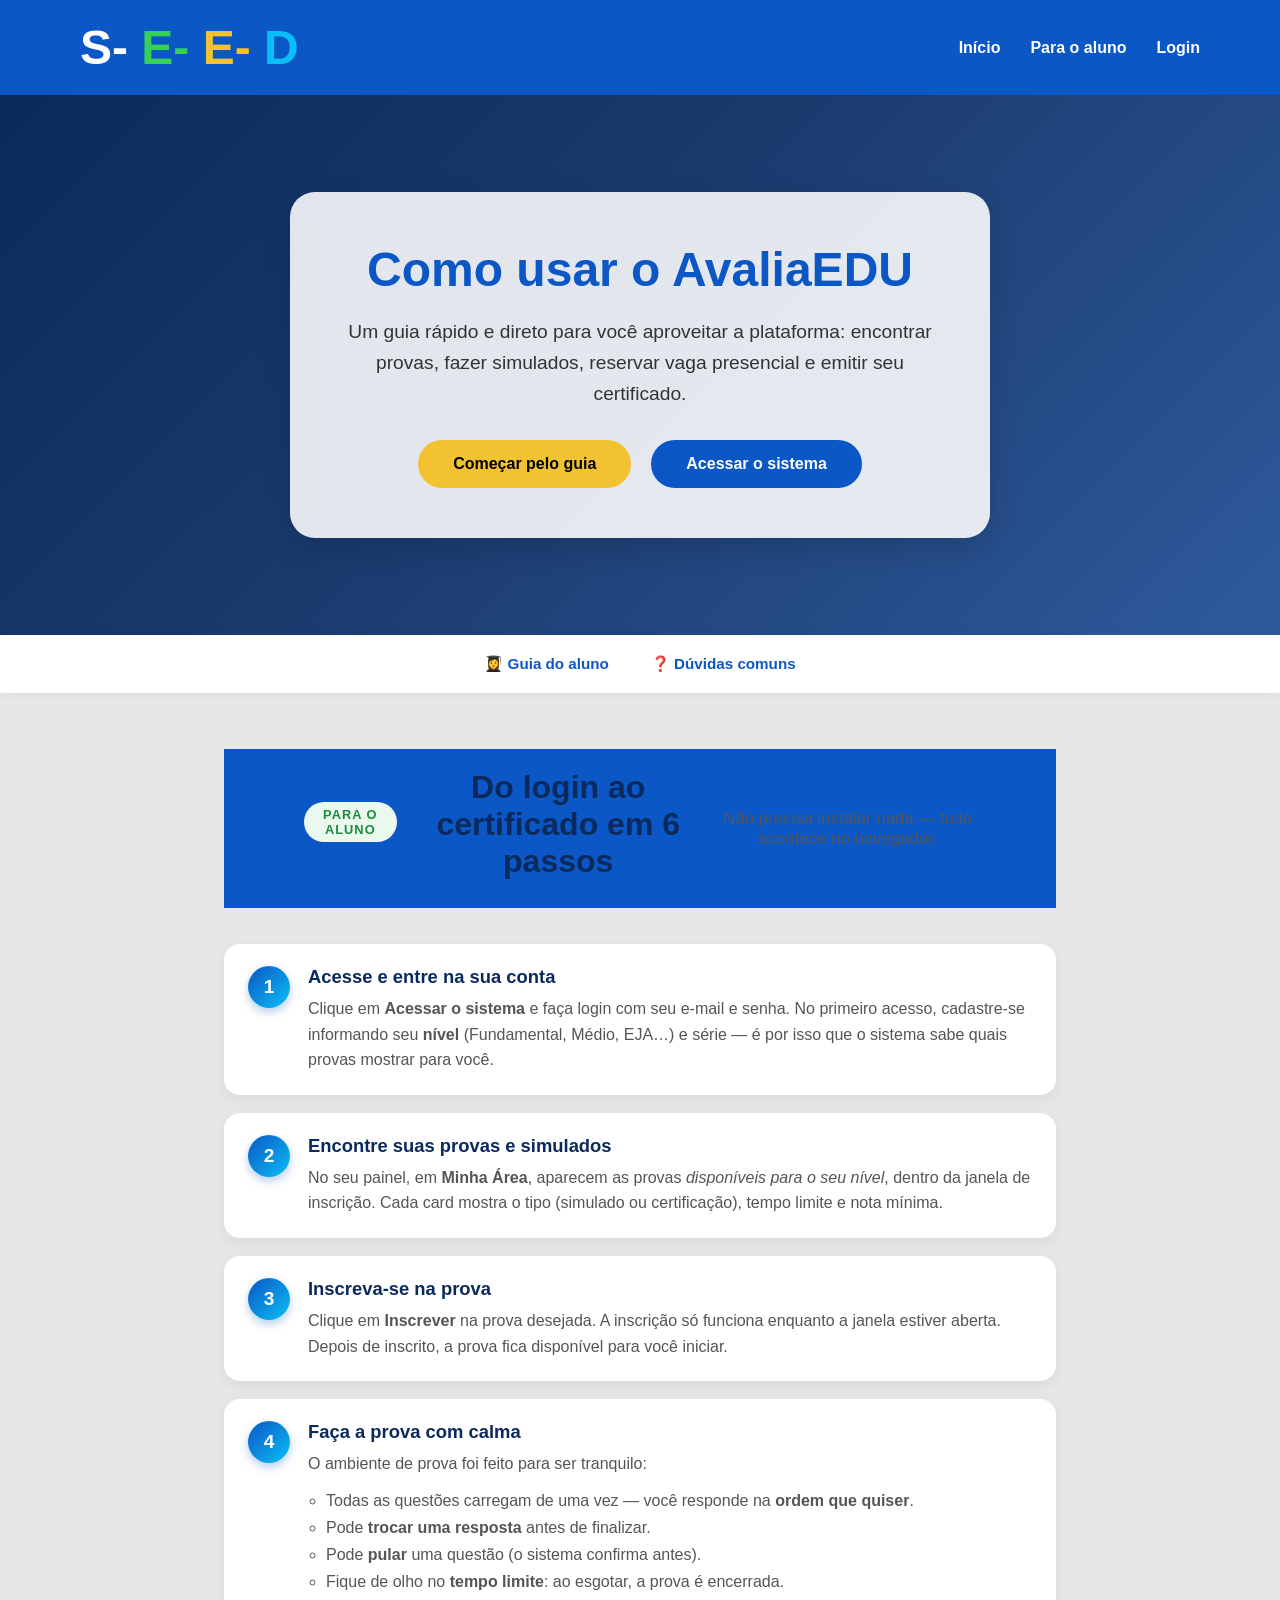
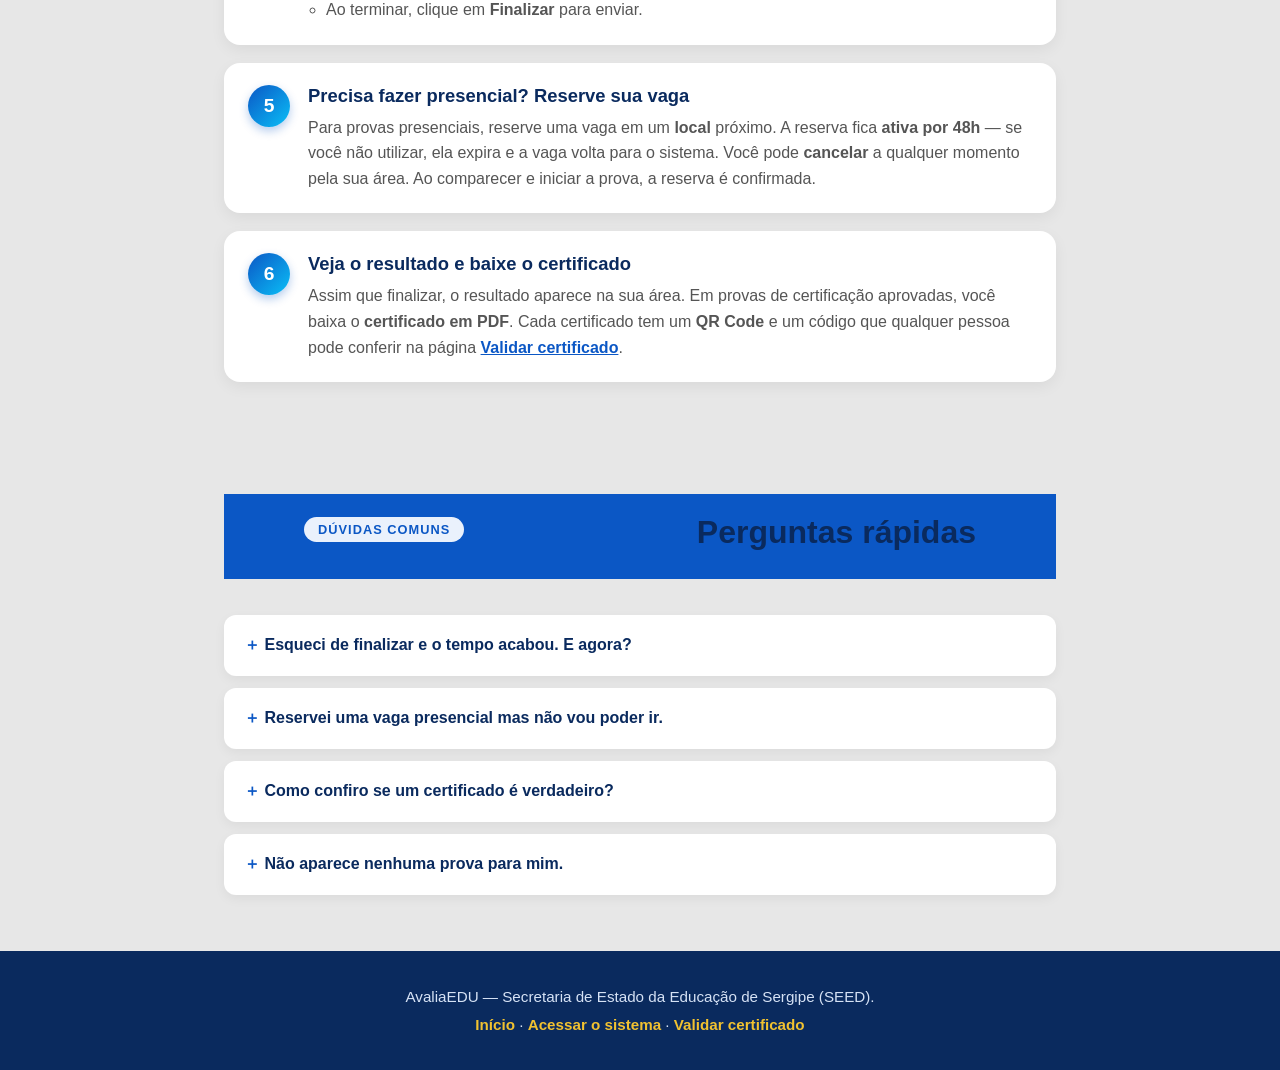
<file: frontend/orientacao.html>
<!DOCTYPE html>
<html lang="pt-br">
<head>
  <meta charset="UTF-8">
  <meta name="viewport" content="width=device-width, initial-scale=1.0">
  <meta name="description" content="Guia de uso do AvaliaEDU — como o aluno encontra provas, faz simulados, reserva vaga presencial e emite certificados. Plataforma da SEED/Sergipe.">
  <link rel="icon" type="image/svg+xml" href="/favicon.svg">
  <meta property="og:type" content="website">
  <meta property="og:title" content="Como usar o AvaliaEDU — SEED Sergipe">
  <meta property="og:description" content="Passo a passo para usar o AvaliaEDU: provas, simulados, reserva presencial e certificados digitais.">
  <meta property="og:image" content="https://frontend-ten-beryl-38.vercel.app/og-image.png">
  <meta property="og:url" content="https://frontend-ten-beryl-38.vercel.app/orientacao.html">
  <title>Como usar — AvaliaEDU</title>
  <link rel="stylesheet" href="css/landing-page.css">
  <link rel="stylesheet" href="css/orientacao.css">
</head>

<body>

  <header id="header">
    <div class="logo">
      <a href="index.html" aria-label="Início — AvaliaEDU SEED Sergipe" style="text-decoration:none;">
        <h1>
          <span class="blue" aria-hidden="true">S-</span>
          <span class="green" aria-hidden="true">E-</span>
          <span class="yellow" aria-hidden="true">E-</span>
          <span class="blue2" aria-hidden="true">D</span>
        </h1>
      </a>
    </div>

    <nav>
      <a href="index.html">Início</a>
      <a href="#aluno">Para o aluno</a>
      <a href="#admin" id="nav-admin" class="hidden">Para o administrador</a>
      <a href="auth.html" id="nav-acesso">Login</a>
    </nav>
  </header>

  <main>

    <!-- HERO -->
    <section class="hero hero-orientacao" id="inicio">
      <div class="overlay">
        <h2>Como usar o AvaliaEDU</h2>
        <p>
          Um guia rápido e direto para você aproveitar a plataforma:
          encontrar provas, fazer simulados, reservar vaga presencial
          e emitir seu certificado.
        </p>
        <div class="buttons">
          <a href="#aluno"><button class="btn-yellow">Começar pelo guia</button></a>
          <a href="auth.html"><button class="btn-blue">Acessar o sistema</button></a>
        </div>
      </div>
    </section>

    <!-- ÍNDICE RÁPIDO -->
    <nav class="indice" aria-label="Índice da página">
      <a href="#aluno">👩‍🎓 Guia do aluno</a>
      <a href="#admin" id="indice-admin" class="hidden">🛠️ Guia do administrador</a>
      <a href="#duvidas">❓ Dúvidas comuns</a>
    </nav>

    <!-- ================= GUIA DO ALUNO (público) ================= -->
    <section class="guia" id="aluno">
      <header class="guia-header">
        <span class="guia-eyebrow guia-eyebrow-aluno">Para o aluno</span>
        <h2>Do login ao certificado em 6 passos</h2>
        <p>Não precisa instalar nada — tudo acontece no navegador.</p>
      </header>

      <ol class="passos">
        <li class="passo">
          <div class="passo-num">1</div>
          <div class="passo-corpo">
            <h3>Acesse e entre na sua conta</h3>
            <p>
              Clique em <strong>Acessar o sistema</strong> e faça login com seu
              e-mail e senha. No primeiro acesso, cadastre-se informando seu
              <strong>nível</strong> (Fundamental, Médio, EJA…) e série — é por
              isso que o sistema sabe quais provas mostrar para você.
            </p>
          </div>
        </li>

        <li class="passo">
          <div class="passo-num">2</div>
          <div class="passo-corpo">
            <h3>Encontre suas provas e simulados</h3>
            <p>
              No seu painel, em <strong>Minha Área</strong>, aparecem as provas
              <em>disponíveis para o seu nível</em>, dentro da janela de
              inscrição. Cada card mostra o tipo (simulado ou certificação),
              tempo limite e nota mínima.
            </p>
          </div>
        </li>

        <li class="passo">
          <div class="passo-num">3</div>
          <div class="passo-corpo">
            <h3>Inscreva-se na prova</h3>
            <p>
              Clique em <strong>Inscrever</strong> na prova desejada. A inscrição
              só funciona enquanto a janela estiver aberta. Depois de inscrito, a
              prova fica disponível para você iniciar.
            </p>
          </div>
        </li>

        <li class="passo">
          <div class="passo-num">4</div>
          <div class="passo-corpo">
            <h3>Faça a prova com calma</h3>
            <p>O ambiente de prova foi feito para ser tranquilo:</p>
            <ul class="passo-lista">
              <li>Todas as questões carregam de uma vez — você responde na <strong>ordem que quiser</strong>.</li>
              <li>Pode <strong>trocar uma resposta</strong> antes de finalizar.</li>
              <li>Pode <strong>pular</strong> uma questão (o sistema confirma antes).</li>
              <li>Fique de olho no <strong>tempo limite</strong>: ao esgotar, a prova é encerrada.</li>
              <li>Ao terminar, clique em <strong>Finalizar</strong> para enviar.</li>
            </ul>
          </div>
        </li>

        <li class="passo">
          <div class="passo-num">5</div>
          <div class="passo-corpo">
            <h3>Precisa fazer presencial? Reserve sua vaga</h3>
            <p>
              Para provas presenciais, reserve uma vaga em um <strong>local</strong>
              próximo. A reserva fica <strong>ativa por 48h</strong> — se você não
              utilizar, ela expira e a vaga volta para o sistema. Você pode
              <strong>cancelar</strong> a qualquer momento pela sua área. Ao
              comparecer e iniciar a prova, a reserva é confirmada.
            </p>
          </div>
        </li>

        <li class="passo">
          <div class="passo-num">6</div>
          <div class="passo-corpo">
            <h3>Veja o resultado e baixe o certificado</h3>
            <p>
              Assim que finalizar, o resultado aparece na sua área. Em provas de
              certificação aprovadas, você baixa o <strong>certificado em PDF</strong>.
              Cada certificado tem um <strong>QR Code</strong> e um código que
              qualquer pessoa pode conferir na página
              <a href="index.html#validar">Validar certificado</a>.
            </p>
          </div>
        </li>
      </ol>
    </section>

    <!-- ================= GUIA DO ADMIN (só com sessão ADMIN) ================= -->
    <section class="guia guia-admin hidden" id="admin">
      <div class="admin-aviso" id="admin-aviso">
        🛠️ Você está vendo o <strong>guia do administrador</strong> porque está
        conectado como ADMIN.
      </div>

      <header class="guia-header">
        <span class="guia-eyebrow guia-eyebrow-admin">Para o administrador</span>
        <h2>Gerenciando o AvaliaEDU</h2>
        <p>Tudo a partir do painel de gestão.</p>
      </header>

      <ol class="passos">
        <li class="passo">
          <div class="passo-num">1</div>
          <div class="passo-corpo">
            <h3>Crie e publique provas</h3>
            <p>
              Em <strong>Provas → Nova prova</strong>, defina título, nível, série,
              tipo (simulado ou certificação), tempo limite, nota mínima e a janela
              de inscrição. Em <strong>Componentes curriculares</strong>, use a
              busca para encontrar a disciplina (o código aparece ao lado, ex.:
              <em>Geografia (GEO-FII)</em>) — o vínculo é salvo na hora. Publique
              quando estiver pronta.
            </p>
          </div>
        </li>

        <li class="passo">
          <div class="passo-num">2</div>
          <div class="passo-corpo">
            <h3>Cadastre as questões</h3>
            <p>
              Em cada prova, adicione questões e alternativas (uma correta, no
              mínimo duas opções). Dá para acelerar com a
              <strong>geração automática</strong> a partir de modelos de questão.
            </p>
          </div>
        </li>

        <li class="passo">
          <div class="passo-num">3</div>
          <div class="passo-corpo">
            <h3>Mantenha os cadastros de apoio</h3>
            <p>
              <strong>Usuários</strong> (alunos e admins),
              <strong>Locais</strong> de prova presencial (com capacidade e vagas)
              e <strong>Componentes</strong> curriculares ficam em seções próprias
              do painel.
            </p>
          </div>
        </li>

        <li class="passo">
          <div class="passo-num">4</div>
          <div class="passo-corpo">
            <h3>Gerencie as reservas presenciais</h3>
            <p>Na seção <strong>Reservas</strong> você tem controle total:</p>
            <ul class="passo-lista">
              <li><strong>Criar</strong> uma reserva para um aluno (escolhendo prova publicada e local).</li>
              <li><strong>Editar</strong>: trocar data, status, ou mover de local (a vaga é remanejada automaticamente).</li>
              <li><strong>Cancelar</strong> qualquer reserva — a vaga volta para o local.</li>
              <li>Use <strong>Forçar</strong> só em exceções (ignora o limite de vagas / prova não publicada).</li>
            </ul>
          </div>
        </li>

        <li class="passo">
          <div class="passo-num">5</div>
          <div class="passo-corpo">
            <h3>Acompanhe os relatórios</h3>
            <p>
              Em <strong>Relatórios</strong>, veja desempenho por nível, taxa de
              aprovação, médias e certificados emitidos, com filtros por período,
              nível e série.
            </p>
          </div>
        </li>

        <li class="passo">
          <div class="passo-num">6</div>
          <div class="passo-corpo">
            <h3>Exporte provas em PDF</h3>
            <p>
              Para aplicação presencial, gere os <strong>PDFs da prova</strong> por
              aluno direto da listagem de provas.
            </p>
          </div>
        </li>
      </ol>
    </section>

    <!-- ================= DÚVIDAS COMUNS ================= -->
    <section class="guia" id="duvidas">
      <header class="guia-header">
        <span class="guia-eyebrow">Dúvidas comuns</span>
        <h2>Perguntas rápidas</h2>
      </header>

      <div class="faq">
        <details>
          <summary>Esqueci de finalizar e o tempo acabou. E agora?</summary>
          <p>Sem problema: ao esgotar o tempo, a prova é encerrada e você consegue ver o resultado na sua área.</p>
        </details>
        <details>
          <summary>Reservei uma vaga presencial mas não vou poder ir.</summary>
          <p>Cancele a reserva na sua área para liberar a vaga. Se você não usar, ela expira sozinha em 48h.</p>
        </details>
        <details>
          <summary>Como confiro se um certificado é verdadeiro?</summary>
          <p>Use o código de validação (ou o QR Code do PDF) na página <a href="index.html#validar">Validar certificado</a>. A conferência é pública.</p>
        </details>
        <details>
          <summary>Não aparece nenhuma prova para mim.</summary>
          <p>As provas são filtradas pelo seu nível e pela janela de inscrição. Verifique se seu cadastro (nível/série) está correto e se há provas com inscrições abertas.</p>
        </details>
      </div>
    </section>

  </main>

  <footer class="rodape">
    <p>AvaliaEDU — Secretaria de Estado da Educação de Sergipe (SEED).</p>
    <p>
      <a href="index.html">Início</a> ·
      <a href="auth.html">Acessar o sistema</a> ·
      <a href="index.html#validar">Validar certificado</a>
    </p>
  </footer>

  <script src="js/orientacao.js"></script>
</body>
</html>
</file>
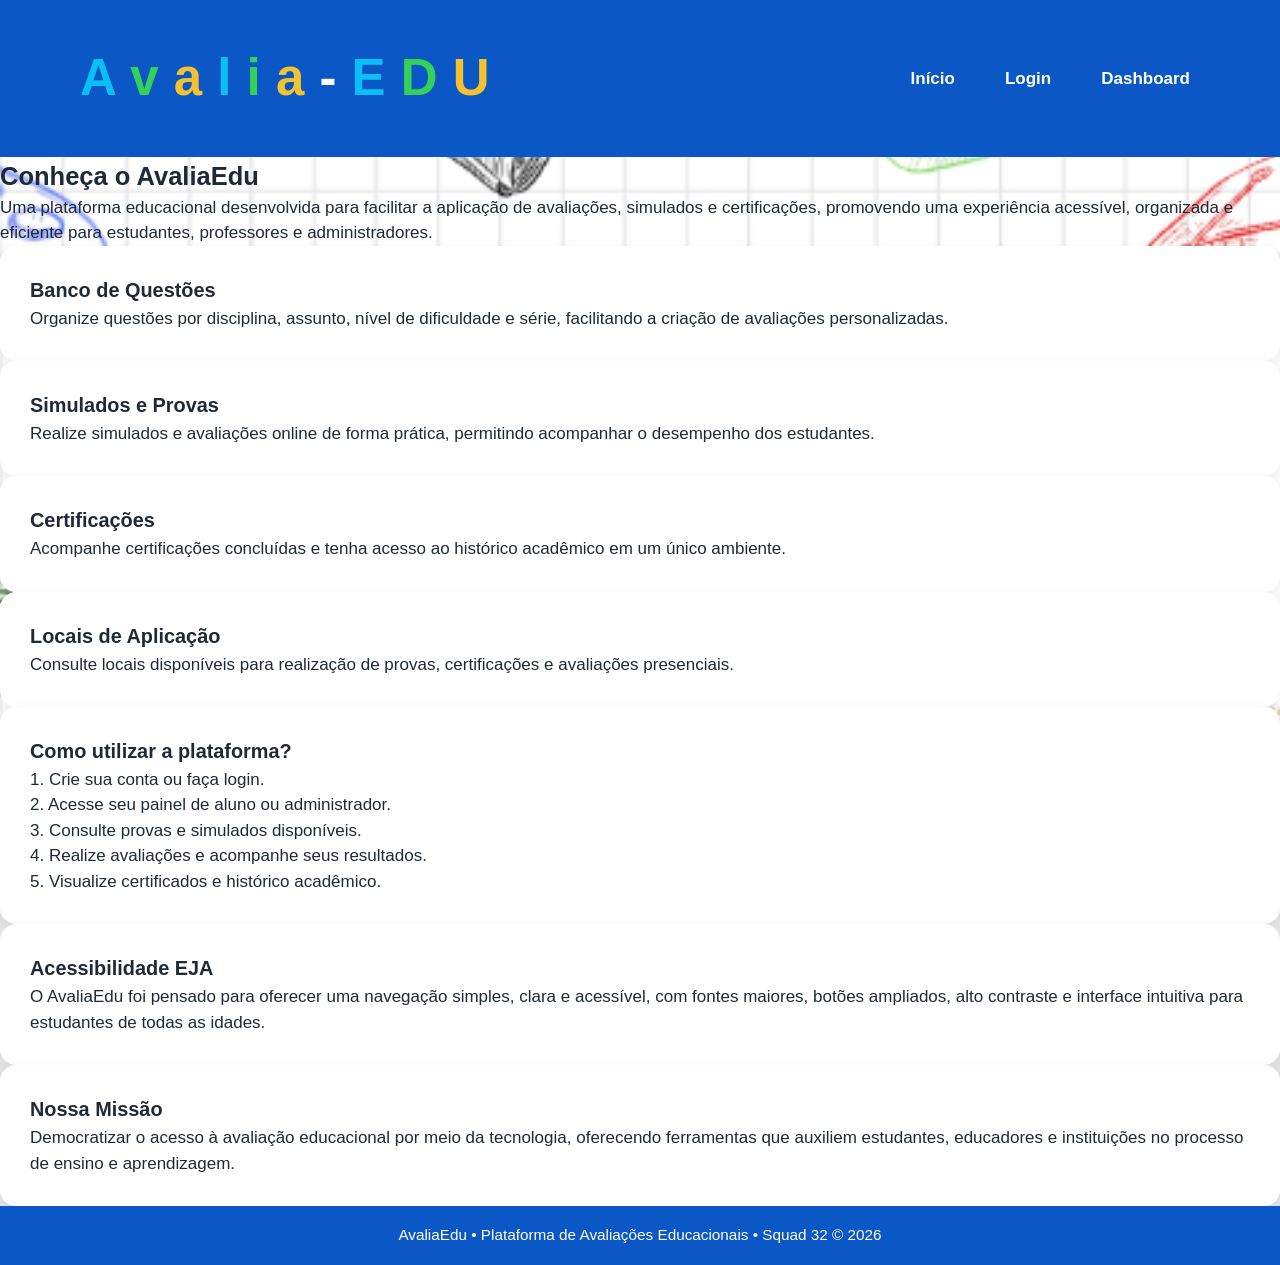
<file: frontend/Saiba_mais.html>
<!DOCTYPE html>
<html lang="pt-BR">
<head>
    <meta charset="UTF-8">
    <meta name="viewport" content="width=device-width, initial-scale=1.0">
    <title>Sobre o AvaliaEdu</title>

    <link rel="stylesheet" href="./css/main.css">
    <link rel="stylesheet" href="./css/saiba_mais.css">
</head>
<body>

<header>

    <div class="logo">
        <h1>
            <span class="blue2">A</span>
            <span class="green">v</span>
            <span class="yellow">a</span>
            <span class="blue2">l</span>
            <span class="green">i</span>
            <span class="yellow">a</span>
            <span class="blue"> - </span>
            <span class="blue2">E</span>
            <span class="green">D</span>
            <span class="yellow">U</span>
        </h1>
    </div>

    <nav>
        <a href="index.html">Início</a>
        <a href="tela_login.html">Login</a>
        <a href="dashboard-aluno.html">Dashboard</a>
    </nav>

</header>

<main>

    <section class="hero">

        <div class="overlay">

            <h2>Conheça o AvaliaEdu</h2>

            <p>
                Uma plataforma educacional desenvolvida para facilitar
                a aplicação de avaliações, simulados e certificações,
                promovendo uma experiência acessível, organizada e eficiente
                para estudantes, professores e administradores.
            </p>

        </div>

    </section>

    <section class="cards">

        <div class="card">
            <h3> Banco de Questões</h3>

            <p>
                Organize questões por disciplina, assunto, nível de dificuldade
                e série, facilitando a criação de avaliações personalizadas.
            </p>
        </div>

        <div class="card">
            <h3> Simulados e Provas</h3>

            <p>
                Realize simulados e avaliações online de forma prática,
                permitindo acompanhar o desempenho dos estudantes.
            </p>
        </div>

        <div class="card">
            <h3>Certificações</h3>

            <p>
                Acompanhe certificações concluídas e tenha acesso ao histórico
                acadêmico em um único ambiente.
            </p>
        </div>

        <div class="card">
            <h3>Locais de Aplicação</h3>

            <p>
                Consulte locais disponíveis para realização de provas,
                certificações e avaliações presenciais.
            </p>
        </div>

    </section>

    <section class="cards">

        <div class="card">
            <h3>Como utilizar a plataforma?</h3>

            <p>
                1. Crie sua conta ou faça login.
            </p>

            <p>
                2. Acesse seu painel de aluno ou administrador.
            </p>

            <p>
                3. Consulte provas e simulados disponíveis.
            </p>

            <p>
                4. Realize avaliações e acompanhe seus resultados.
            </p>

            <p>
                5. Visualize certificados e histórico acadêmico.
            </p>

        </div>

        <div class="card">
            <h3>Acessibilidade EJA</h3>

            <p>
                O AvaliaEdu foi pensado para oferecer uma navegação simples,
                clara e acessível, com fontes maiores, botões ampliados,
                alto contraste e interface intuitiva para estudantes de todas as idades.
            </p>

        </div>

    </section>

    <section class="cards">

        <div class="card">

            <h3>Nossa Missão</h3>

            <p>
                Democratizar o acesso à avaliação educacional por meio da
                tecnologia, oferecendo ferramentas que auxiliem estudantes,
                educadores e instituições no processo de ensino e aprendizagem.
            </p>

        </div>

    </section>

</main>

<footer class="rodape">

    <p>
        AvaliaEdu • Plataforma de Avaliações Educacionais • Squad 32 © 2026
    </p>

</footer>

</body>
</html>
</file>
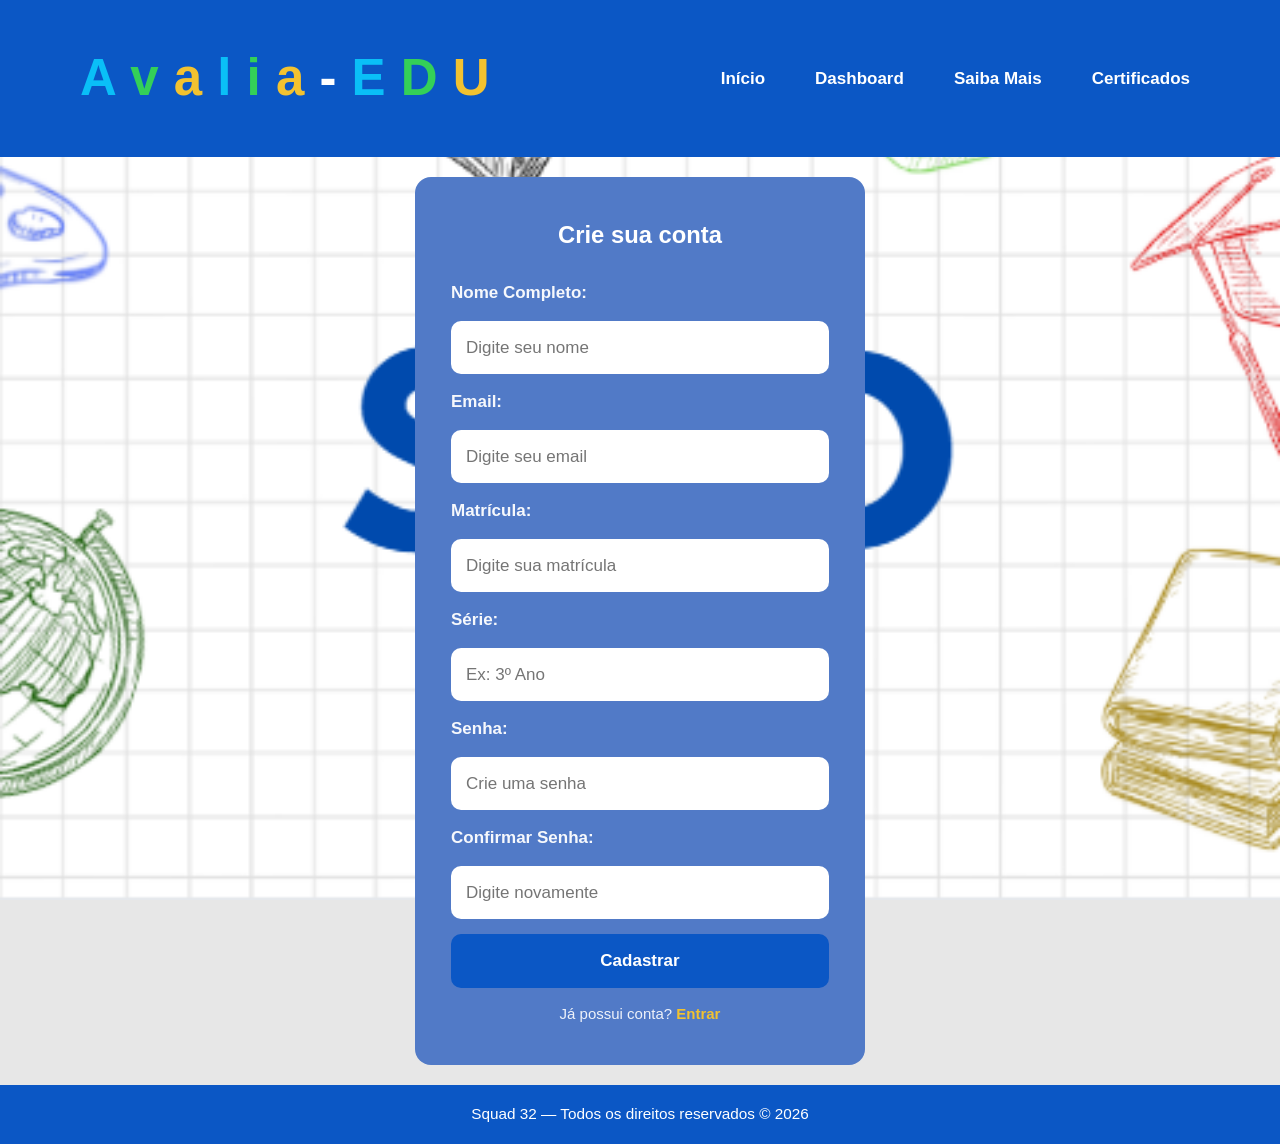
<file: frontend/tela_cadastro.html>
<!DOCTYPE html>
<html lang="pt-BR">
<head>
  <meta charset="UTF-8">
  <meta name="viewport" content="width=device-width, initial-scale=1.0">
  <title>Cadastro - AvaliaEdu</title>

  <link rel="stylesheet" href="./css/main.css">
  <link rel="stylesheet" href="./css/login.css">
</head>
<body>

  <header>
    <div class="logo">
      <h1>
        <span class="blue2">A</span>
        <span class="green">v</span>
        <span class="yellow">a</span>
        <span class="blue2">l</span>
        <span class="green">i</span>
        <span class="yellow">a</span>
        <span class="blue"> - </span>
        <span class="blue2">E</span>
        <span class="green">D</span>
        <span class="yellow">U</span>
      </h1>
    </div>

    <nav>
      <a href="index.html">Início</a>
      <a href="dashboard-admin.html">Dashboard</a>
      <a href="saiba_mais.html">Saiba Mais</a>
      <a href="certificados.html">Certificados</a>
    </nav>
  </header>

  <main class="login-container">

    <div class="login-box">

      <h2>Crie sua conta</h2>

      <form>

        <label for="nome">Nome Completo:</label>
        <input type="text" id="nome" placeholder="Digite seu nome">

        <label for="email">Email:</label>
        <input type="email" id="email" placeholder="Digite seu email">

        <label for="matricula">Matrícula:</label>
        <input type="text" id="matricula" placeholder="Digite sua matrícula">

        <label for="serie">Série:</label>
        <input type="text" id="serie" placeholder="Ex: 3º Ano">

        <label for="senha">Senha:</label>
        <input type="password" id="senha" placeholder="Crie uma senha">

        <label for="confirmar">Confirmar Senha:</label>
        <input type="password" id="confirmar" placeholder="Digite novamente">

        <button type="submit">
          Cadastrar
        </button>

        <p class="cadastro">
          Já possui conta?
          <a href="tela_login.html">Entrar</a>
        </p>

      </form>

    </div>

  </main>

  <footer class="rodape">
    <p>Squad 32 &mdash; Todos os direitos reservados &copy; 2026</p>
  </footer>

</body>
</html>
</file>
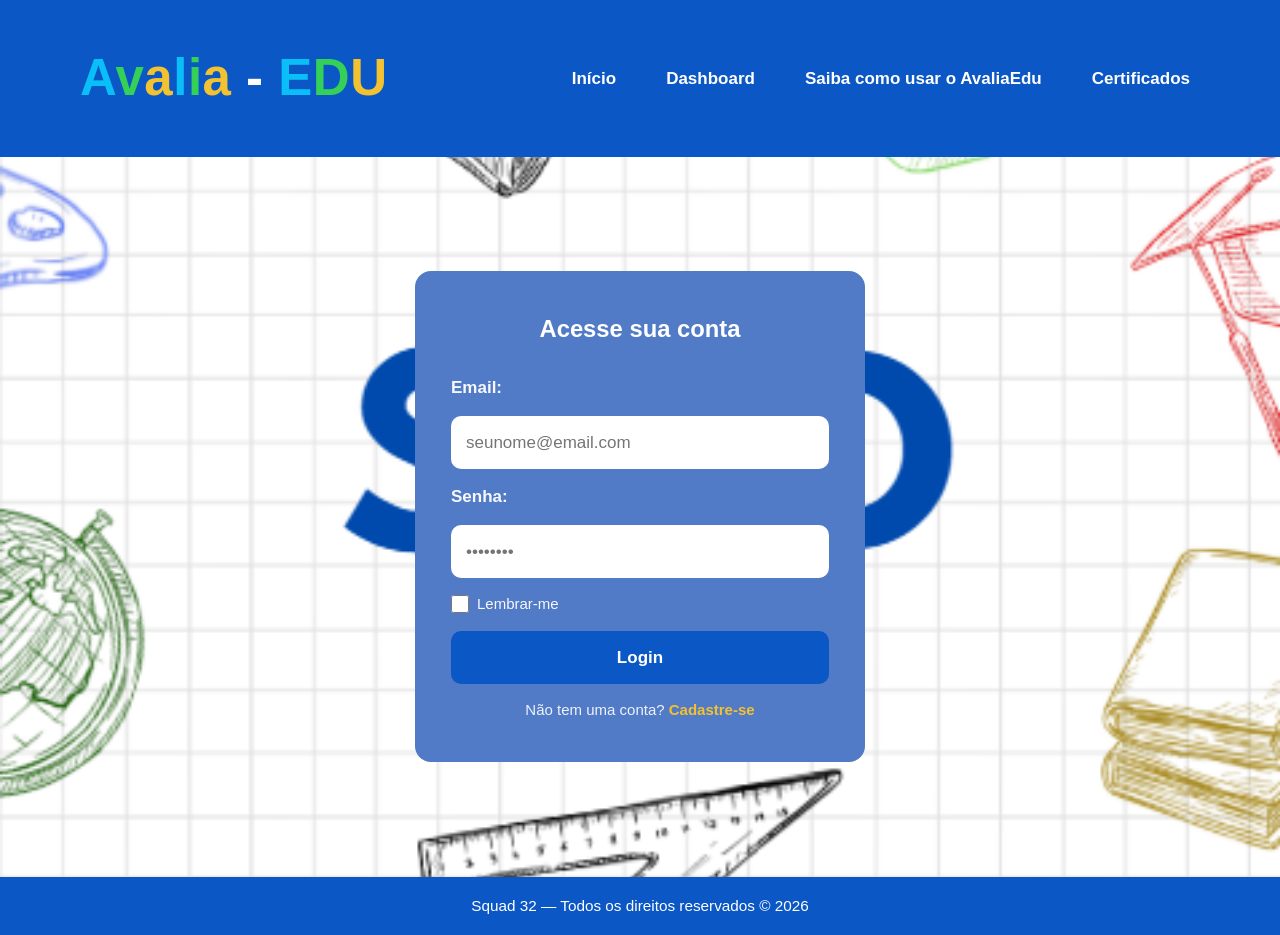
<file: frontend/tela_login.html>
<!DOCTYPE html>
<html lang="pt-BR">
<head>
  <meta charset="UTF-8">
  <meta name="viewport" content="width=device-width, initial-scale=1.0">
  <title>Login - AvaliaEdu</title>
  <link rel="stylesheet" href="./css/main.css">
  <link rel="stylesheet" href="./css/login.css">
</head>
<body>

  <header>
    <div class="logo">
      <h1>
        <span class="blue2">A</span><span class="green">v</span><span class="yellow">a</span><span class="blue2">l</span><span class="green">i</span><span class="yellow">a</span><span class="blue"> - </span><span class="blue2">E</span><span class="green">D</span><span class="yellow">U</span>
      </h1>
    </div>
    <nav>
      <a href="index.html">Início</a>
      <a href="dashboard-admin.html">Dashboard</a>
      <a href="saiba_mais.html">Saiba como usar o AvaliaEdu</a>
      <a href="certificados.html">Certificados</a>
    </nav>
  </header>

  <main class="login-container">
    <div class="login-box">
      <h2>Acesse sua conta</h2>

      <form method="POST" action="api/login">

        <label for="mail">Email:</label>
        <input type="email" id="mail" name="mail" placeholder="seunome@email.com" />

        <label for="pw">Senha:</label>
        <input type="password" id="pw" name="pw" placeholder="••••••••" />

        <div class="remember">
          <input type="checkbox" id="ck" name="ck" />
          <label for="ck">Lembrar-me</label>
        </div>

        <button type="submit">Login</button>

        <p class="cadastro">Não tem uma conta? <a href="tela_cadastro.html">Cadastre-se</a></p>

      </form>
    </div>
  </main>

  <footer class="rodape">
    <p>Squad 32 &mdash; Todos os direitos reservados &copy; 2026</p>
  </footer>

</body>
</html>
</file>
<file: frontend/css/landing-page.css>
/* Css da Landing Page */

*{
    margin:0;
    padding:0;
    box-sizing:border-box;
    font-family: Arial, Helvetica, sans-serif;
}

/* Conteúdo visível apenas para leitores de tela (acessibilidade) */
.sr-only{
    position:absolute;
    width:1px;
    height:1px;
    padding:0;
    margin:-1px;
    overflow:hidden;
    clip:rect(0,0,0,0);
    white-space:nowrap;
    border:0;
}

body{
    background-color:#e7e7e7;
}

/* HEADER */

header{
    width:100%;
    background:#0b57c5;
    display:flex;
    justify-content:space-between;
    align-items:center;
    padding:20px 80px;
}

.logo h1{
    font-size:3rem;
}

.blue{
    color:#ffffff;
}

.green{
    color:#34d058;
}

.yellow{
    color:#f2c230;
}
.blue2{
    color:#0abff7;
}

nav{
    display:flex;
    gap:30px;
}

nav a{
    text-decoration:none;
    color:rgb(255, 255, 255);
    font-weight:bold;
    transition:0.3s;
}

nav a:hover{
    color:#f2c230;
}

/* HERO */

.hero{
    width:100%;
    height:80vh;

    background-image: linear-gradient(135deg, #0a2a5e 0%, #1b3b6f 45%, #2e5a9c 100%);
    background-size:cover;
    background-position:center;

    display:flex;
    justify-content:center;
    align-items:center;
}

.overlay{
    background:rgba(255,255,255,0.88);
    padding:50px;
    border-radius:25px;
    text-align:center;
    max-width:700px;

    box-shadow:0 10px 30px rgba(0,0,0,0.15);
}

.overlay h2{
    font-size:3rem;
    color:#0b57c5;
    margin-bottom:20px;
}

.overlay p{
    font-size:1.2rem;
    color:#333;
    margin-bottom:30px;
    line-height:1.6;
}

.buttons{
    display:flex;
    justify-content:center;
    gap:20px;
}

button{
    border:none;
    padding:15px 35px;
    border-radius:50px;
    cursor:pointer;
    font-size:1rem;
    font-weight:bold;
    transition:0.3s;
}

.btn-yellow{
    background:#f2c230;
}

.btn-blue{
    background:#0b57c5;
    color:white;
}

button:hover{
    transform:scale(1.05);
}

/* CARDS */

.cards{
    width:100%;
    padding:70px;

    display:grid;
    grid-template-columns:repeat(auto-fit,minmax(250px,1fr));
    gap:30px;
}

.card{
    background:white;
    padding:30px;
    border-radius:20px;

    box-shadow:0 5px 15px rgba(0,0,0,0.08);

    transition:0.3s;
}

.card:hover{
    transform:translateY(-8px);
}

.card h3{
    color:#0b57c5;
    margin-bottom:15px;
}

.card p{
    color:#555;
    line-height:1.5;
}

/* RESPONSIVO */

@media(max-width:768px){

    header{
        flex-direction:column;
        gap:20px;
        padding:20px;
    }

    nav{
        flex-wrap:wrap;
        justify-content:center;
    }

    .overlay{
        width:90%;
        padding:30px;
    }

    .overlay h2{
        font-size:2rem;
    }

    .buttons{
        flex-direction:column;
    }

    .cards{
        padding:30px;
    }

}

/* Sombra no header ao rolar (adicionada por landing-page.js) */
header.scrolled {
  box-shadow: 0 4px 16px rgba(0, 0, 0, 0.20);
  transition: box-shadow 0.3s;
}

/* VALIDAR CERTIFICADO (US22) */

.validar-section{
    width:100%;
    padding:20px 80px 90px;
    display:flex;
    justify-content:center;
}

.validar-card{
    background:white;
    width:100%;
    max-width:560px;
    padding:40px;
    border-radius:20px;
    box-shadow:0 5px 15px rgba(0,0,0,0.08);
    text-align:center;
}

.validar-card h2{
    color:#0b57c5;
    font-size:1.8rem;
    margin-bottom:12px;
}

.validar-card > p{
    color:#555;
    line-height:1.5;
    margin-bottom:25px;
}

.validar-form{
    display:flex;
    gap:12px;
}

.validar-form input{
    flex:1;
    padding:14px 18px;
    border-radius:50px;
    border:2px solid #e0e0e0;
    font-size:1rem;
    outline:none;
    transition:0.3s;
}

.validar-form input:focus{
    border-color:#0b57c5;
}

.validar-form button:disabled{
    opacity:0.6;
    cursor:not-allowed;
    transform:none;
}

.resultado-validacao{
    margin-top:25px;
    padding:20px;
    border-radius:15px;
    text-align:left;
    animation:fadeInValidacao 0.3s ease;
}

.resultado-validacao.valido{
    background:#e9f9ee;
    border:2px solid #34d058;
}

.resultado-validacao.invalido{
    background:#fdecec;
    border:2px solid #e0453c;
}

.resultado-validacao.erro{
    background:#fff7e0;
    border:2px solid #f2c230;
}

.resultado-status{
    display:flex;
    align-items:center;
    gap:10px;
    font-weight:bold;
    font-size:1.05rem;
    margin-bottom:12px;
}

.resultado-validacao.valido .resultado-status{ color:#1d8a3f; }
.resultado-validacao.invalido .resultado-status{ color:#b8312a; }
.resultado-validacao.erro .resultado-status{ color:#a9780c; }

.resultado-icone{
    width:28px;
    height:28px;
    border-radius:50%;
    display:flex;
    align-items:center;
    justify-content:center;
    font-size:1rem;
    color:white;
    flex-shrink:0;
}

.resultado-validacao.valido .resultado-icone{ background:#34d058; }
.resultado-validacao.invalido .resultado-icone{ background:#e0453c; }
.resultado-validacao.erro .resultado-icone{ background:#f2c230; }

.resultado-detalhes{
    display:grid;
    grid-template-columns:auto 1fr;
    gap:6px 14px;
    font-size:0.95rem;
    color:#333;
}

.resultado-detalhes dt{
    color:#777;
    font-weight:bold;
}

.resultado-detalhes dd{
    margin:0;
    word-break:break-word;
}

.resultado-mensagem{
    font-size:0.95rem;
    color:#555;
}

@keyframes fadeInValidacao{
    from{ opacity:0; transform:translateY(-6px); }
    to{ opacity:1; transform:translateY(0); }
}

@media(max-width:768px){
    .validar-section{
        padding:15px 20px 60px;
    }
    .validar-card{
        padding:28px 24px;
    }
    .validar-form{
        flex-direction:column;
    }
}
</file>
<file: frontend/css/auth.css>
/* ─── Reset & Base ─── */
*, *::before, *::after {
  box-sizing: border-box;
  margin: 0;
  padding: 0;
}

body {
  font-family: Arial, Helvetica, sans-serif;
  min-height: 100vh;
  display: flex;
  background: #f0f4f8;
}

/* ─── Layout de dois painéis ─── */
.login-left {
  width: 400px;
  flex-shrink: 0;
  background: #0b2a5c;
  color: #cbd5e1;
  display: flex;
  flex-direction: column;
  justify-content: center;
  padding: 60px 48px;
  position: relative;
  overflow: hidden;
}

.login-left::before {
  content: '';
  position: absolute;
  top: -80px;
  right: -80px;
  width: 320px;
  height: 320px;
  border-radius: 50%;
  background: rgba(11, 87, 197, 0.2);
  pointer-events: none;
}

.login-left::after {
  content: '';
  position: absolute;
  bottom: -60px;
  left: -60px;
  width: 240px;
  height: 240px;
  border-radius: 50%;
  background: rgba(52, 208, 88, 0.08);
  pointer-events: none;
}

.login-right {
  flex: 1;
  display: flex;
  align-items: center;
  justify-content: center;
  padding: 40px 24px;
}

/* ─── Marca ─── */
.brand {
  margin-bottom: 48px;
  position: relative;
  z-index: 1;
}

.brand-logo {
  display: flex;
  align-items: baseline;
  gap: 2px;
  margin-bottom: 10px;
}

.brand-s { color: #ffffff; font-size: 40px; font-weight: 900; }
.brand-e1 { color: #34d058; font-size: 40px; font-weight: 900; }
.brand-e2 { color: #f2c230; font-size: 40px; font-weight: 900; }
.brand-d  { color: #0abff7; font-size: 40px; font-weight: 900; }
.brand-sep { color: #475569; font-size: 40px; font-weight: 300; margin: 0 4px; }

.brand-title {
  font-size: 14px;
  color: #94a3b8;
  letter-spacing: 0.5px;
  line-height: 1.5;
}

/* ─── Lista de recursos ─── */
.feature-list {
  display: flex;
  flex-direction: column;
  gap: 22px;
  position: relative;
  z-index: 1;
}

.feature-item {
  display: flex;
  align-items: flex-start;
  gap: 14px;
}

.feature-icon {
  width: 32px;
  height: 32px;
  border-radius: 8px;
  background: rgba(11, 87, 197, 0.35);
  border: 1px solid rgba(11, 87, 197, 0.5);
  display: flex;
  align-items: center;
  justify-content: center;
  flex-shrink: 0;
  font-size: 14px;
}

.feature-item p {
  font-size: 13px;
  line-height: 1.6;
  color: #94a3b8;
  padding-top: 5px;
}

/* ─── Cartão de login ─── */
.login-card {
  background: #ffffff;
  border-radius: 20px;
  box-shadow: 0 8px 32px rgba(0, 0, 0, 0.10);
  width: 100%;
  max-width: 480px;
  padding: 44px 40px;
}

.card-title {
  font-size: 22px;
  font-weight: 700;
  color: #0f172a;
  margin-bottom: 4px;
}

.card-subtitle {
  font-size: 13px;
  color: #64748b;
  margin-bottom: 28px;
  line-height: 1.5;
}

/* ─── Abas (Entrar / Criar conta) ─── */
.tabs {
  display: flex;
  background: #f1f5f9;
  border-radius: 10px;
  padding: 4px;
  margin-bottom: 28px;
  gap: 4px;
}

.tab-btn {
  flex: 1;
  padding: 9px 16px;
  font-size: 13px;
  font-weight: 600;
  cursor: pointer;
  background: transparent;
  border: none;
  border-radius: 8px;
  color: #64748b;
  font-family: Arial, Helvetica, sans-serif;
  transition: background 0.2s, color 0.2s;
}

.tab-btn.active {
  background: #ffffff;
  color: #0b57c5;
  box-shadow: 0 1px 4px rgba(0, 0, 0, 0.12);
}

/* ─── Painel de formulário ─── */
.form-panel {
  display: none;
}

.form-panel.active {
  display: block;
}

/* ─── Campos ─── */
.form-group {
  margin-bottom: 16px;
}

.form-label {
  display: block;
  font-size: 12px;
  font-weight: 700;
  color: #0f172a;
  margin-bottom: 6px;
  letter-spacing: 0.3px;
}

.form-input,
.form-select {
  width: 100%;
  padding: 11px 14px;
  border: 1.5px solid #e2e8f0;
  border-radius: 10px;
  font-size: 14px;
  font-family: Arial, Helvetica, sans-serif;
  color: #0f172a;
  outline: none;
  background: #ffffff;
  transition: border-color 0.15s, box-shadow 0.15s;
  -webkit-appearance: none;
}

.form-input:focus,
.form-select:focus {
  border-color: #0b57c5;
  box-shadow: 0 0 0 3px rgba(11, 87, 197, 0.12);
}

.form-input::placeholder {
  color: #94a3b8;
}

.form-row {
  display: grid;
  grid-template-columns: 1fr 1fr;
  gap: 14px;
}

.form-hint {
  font-size: 11px;
  color: #94a3b8;
  margin-top: 4px;
  line-height: 1.4;
}

/* ─── Alerta geral ─── */
.alert-box {
  padding: 12px 16px;
  border-radius: 10px;
  font-size: 13px;
  margin-bottom: 18px;
  display: none;
  border-left: 4px solid;
  line-height: 1.4;
}

.alert-box.error {
  background: #fef2f2;
  color: #7f1d1d;
  border-color: #ef4444;
}

.alert-box.success {
  background: #f0fdf4;
  color: #14532d;
  border-color: #22c55e;
}

.alert-box.show {
  display: block;
}

/* ─── Botão principal ─── */
.btn-submit {
  width: 100%;
  padding: 13px;
  background: #0b57c5;
  color: #ffffff;
  border: none;
  border-radius: 12px;
  font-size: 14px;
  font-weight: 700;
  font-family: Arial, Helvetica, sans-serif;
  cursor: pointer;
  transition: background 0.18s, transform 0.1s;
  margin-top: 8px;
  letter-spacing: 0.3px;
}

.btn-submit:hover {
  background: #0942a0;
  transform: translateY(-1px);
}

.btn-submit:active {
  transform: translateY(0);
}

.btn-submit:disabled {
  opacity: 0.55;
  cursor: not-allowed;
  transform: none;
}

/* ─── Spinner no botão ─── */
.btn-spinner {
  display: inline-block;
  width: 14px;
  height: 14px;
  border: 2px solid rgba(255, 255, 255, 0.4);
  border-top-color: #fff;
  border-radius: 50%;
  animation: spin 0.7s linear infinite;
  margin-right: 8px;
  vertical-align: middle;
}

@keyframes spin {
  to { transform: rotate(360deg); }
}

/* ─── Link rodapé ─── */
.link-text {
  text-align: center;
  font-size: 12px;
  color: #64748b;
  margin-top: 16px;
}

.link-text a {
  color: #0b57c5;
  text-decoration: none;
  font-weight: 600;
}

.link-text a:hover {
  text-decoration: underline;
}

/* ─── Separador ─── */
.separator {
  border: none;
  border-top: 1px solid #e2e8f0;
  margin: 8px 0 18px;
}

/* ─── Campo admin oculto ─── */
.campo-oculto {
  display: none;
}

/* ─── Responsivo ─── */
@media (max-width: 720px) {
  .login-left {
    display: none;
  }

  .login-card {
    padding: 32px 24px;
  }

  .form-row {
    grid-template-columns: 1fr;
  }
}
</file>
<file: frontend/css/global.css>
/* ============================================================
   AvaliaEdu — global.css
   Design System dos dashboards (Admin e Aluno)
   Baseado no Figma: node 131:3761 (00_design_system)
   ============================================================ */

/* ─────────────────────────────────────────
   1. VARIÁVEIS DO DESIGN SYSTEM
   ─────────────────────────────────────── */
:root {
  /* Cores primárias */
  --c-primary:        #1E5AA8;
  --c-primary-dark:   #153E7A;
  --c-primary-light:  #EBF2FC;
  --c-cyan:           #0EA5E9;
  --c-cyan-light:     #E0F5FD;

  /* Feedback */
  --c-success:        #22C55E;
  --c-success-bg:     #DCFCE7;
  --c-warning:        #F2C94C;
  --c-warning-bg:     #FEF9C3;
  --c-danger:         #EF4444;
  --c-danger-bg:      #FEE2E2;
  --c-ia:             #7C3AED;
  --c-ia-bg:          #EDE9FE;

  /* Neutros */
  --c-text:           #0F172A;
  --c-text-muted:     #64748B;
  --c-text-light:     #94A3B8;
  --c-border:         #E2E8F0;
  --c-bg:             #F8FAFC;
  --c-card:           #FFFFFF;

  /* Sidebar */
  --c-sidebar:        #0F172A;
  --c-sidebar-hover:  #1E293B;
  --c-sidebar-active: #1E5AA8;
  --c-sidebar-text:   #CBD5E1;
  --c-sidebar-muted:  #64748B;

  /* Tipografia */
  --font:             Arial, Helvetica, sans-serif;

  /* Tamanhos de fonte */
  --fs-xs:   11px;
  --fs-sm:   12px;
  --fs-base: 14px;
  --fs-md:   16px;
  --fs-lg:   20px;
  --fs-xl:   24px;
  --fs-2xl:  28px;
  --fs-3xl:  32px;

  /* Espaçamento */
  --sp-1:  4px;
  --sp-2:  8px;
  --sp-3:  12px;
  --sp-4:  16px;
  --sp-5:  20px;
  --sp-6:  24px;
  --sp-8:  32px;
  --sp-10: 40px;

  /* Bordas */
  --radius-sm:   6px;
  --radius-md:   8px;
  --radius-lg:   12px;
  --radius-xl:   16px;
  --radius-full: 999px;

  /* Sombras */
  --shadow-xs: 0 1px 2px rgba(0,0,0,0.05);
  --shadow-sm: 0 2px 6px rgba(0,0,0,0.06);
  --shadow-md: 0 4px 16px rgba(0,0,0,0.08);

  /* Layout */
  --sidebar-w: 210px;
  --header-h:  72px;
  --topbar-h:  64px;
}

/* ─────────────────────────────────────────
   2. RESET
   ─────────────────────────────────────── */
*, *::before, *::after {
  box-sizing: border-box;
  margin: 0;
  padding: 0;
}

html { font-size: 14px; }

body {
  font-family: var(--font);
  font-size: var(--fs-base);
  color: var(--c-text);
  background: var(--c-bg);
  line-height: 1.5;
  -webkit-font-smoothing: antialiased;
}

a { text-decoration: none; color: inherit; }
ul, ol { list-style: none; }
button, input, select, textarea { font-family: var(--font); }
img { max-width: 100%; display: block; }

/* ─────────────────────────────────────────
   3. LAYOUT DO DASHBOARD
   ─────────────────────────────────────── */
.dashboard-layout {
  display: flex;
  min-height: 100vh;
}

.dashboard-main {
  flex: 1;
  min-width: 0;
  display: flex;
  flex-direction: column;
  background: var(--c-bg);
}

.page-content {
  flex: 1;
  padding: var(--sp-8);
  overflow-y: auto;
}

/* ─────────────────────────────────────────
   4. SIDEBAR
   ─────────────────────────────────────── */
.sidebar {
  width: var(--sidebar-w);
  flex-shrink: 0;
  background: var(--c-sidebar);
  display: flex;
  flex-direction: column;
  position: sticky;
  top: 0;
  height: 100vh;
  overflow-y: auto;
  overflow-x: hidden;
}

/* Logo */
.sidebar-logo {
  padding: var(--sp-6) var(--sp-5);
  border-bottom: 1px solid rgba(255,255,255,0.06);
  flex-shrink: 0;
}

.sidebar-logo-name {
  font-size: var(--fs-lg);
  font-weight: 700;
  letter-spacing: -0.3px;
  line-height: 1.2;
}

.logo-avalia { color: #FFFFFF; }
.logo-edu    { color: var(--c-cyan); }

.sidebar-role {
  display: block;
  font-size: var(--fs-sm);
  color: var(--c-sidebar-muted);
  margin-top: var(--sp-1);
}

/* Navegação */
.sidebar-nav {
  flex: 1;
  padding: var(--sp-4) 0;
}

.sidebar-nav li + li { margin-top: 2px; }

.sidebar-nav a {
  display: flex;
  align-items: center;
  gap: var(--sp-3);
  padding: 11px var(--sp-5);
  border-radius: 0;
  color: var(--c-sidebar-text);
  font-size: var(--fs-base);
  font-weight: 400;
  transition: background 0.15s, color 0.15s;
  margin: 0 var(--sp-3);
  border-radius: var(--radius-md);
}

.sidebar-nav a:hover {
  background: var(--c-sidebar-hover);
  color: #FFFFFF;
}

.sidebar-nav a.active {
  background: var(--c-sidebar-active);
  color: #FFFFFF;
  font-weight: 500;
}

.sidebar-nav .nav-icon {
  width: 18px;
  height: 18px;
  flex-shrink: 0;
  opacity: 0.85;
}

/* Rodapé da sidebar */
.sidebar-footer {
  padding: var(--sp-4) var(--sp-5);
  border-top: 1px solid rgba(255,255,255,0.06);
  flex-shrink: 0;
}

.sidebar-username {
  display: block;
  font-size: var(--fs-sm);
  color: var(--c-sidebar-muted);
  margin-bottom: var(--sp-3);
  overflow: hidden;
  text-overflow: ellipsis;
  white-space: nowrap;
}

.btn-logout {
  width: 100%;
  padding: var(--sp-2) var(--sp-3);
  background: transparent;
  border: 1px solid rgba(255,255,255,0.12);
  border-radius: var(--radius-md);
  color: var(--c-sidebar-text);
  font-size: var(--fs-sm);
  cursor: pointer;
  transition: background 0.15s, color 0.15s;
  text-align: center;
}

.btn-logout:hover {
  background: rgba(239,68,68,0.15);
  border-color: var(--c-danger);
  color: #FCA5A5;
}

/* Link "Como usar" (guia de uso) no rodapé do sidebar */
.sidebar-ajuda {
  display: block;
  text-align: center;
  text-decoration: none;
  color: var(--c-sidebar-muted);
  font-size: var(--fs-sm);
  padding: var(--sp-2) var(--sp-3);
  margin-bottom: var(--sp-2);
  border-radius: var(--radius-md);
  transition: background 0.15s, color 0.15s;
}

.sidebar-ajuda:hover {
  background: rgba(255,255,255,0.06);
  color: var(--c-sidebar-text);
}

/* ─────────────────────────────────────────
   5. TOPBAR / CABEÇALHO DE PÁGINA
   ─────────────────────────────────────── */
.page-header {
  display: flex;
  align-items: flex-start;
  justify-content: space-between;
  padding: var(--sp-6) var(--sp-8);
  background: var(--c-card);
  border-bottom: 1px solid var(--c-border);
  flex-shrink: 0;
}

.page-header-left { min-width: 0; }

.page-title {
  font-size: var(--fs-2xl);
  font-weight: 700;
  color: var(--c-text);
  line-height: 1.2;
  letter-spacing: -0.4px;
}

.page-subtitle {
  font-size: var(--fs-sm);
  color: var(--c-text-muted);
  margin-top: var(--sp-1);
}

.page-header-actions {
  display: flex;
  align-items: center;
  gap: var(--sp-3);
  flex-shrink: 0;
  margin-left: var(--sp-6);
}

/* Avatar de usuário */
.user-avatar {
  width: 36px;
  height: 36px;
  border-radius: 50%;
  background: var(--c-primary);
  color: #fff;
  font-size: var(--fs-sm);
  font-weight: 600;
  display: flex;
  align-items: center;
  justify-content: center;
  cursor: default;
  flex-shrink: 0;
  letter-spacing: 0.3px;
}

/* ─────────────────────────────────────────
   6. BOTÕES
   ─────────────────────────────────────── */
.btn {
  display: inline-flex;
  align-items: center;
  justify-content: center;
  gap: var(--sp-2);
  padding: 9px var(--sp-5);
  border-radius: var(--radius-lg);
  font-size: var(--fs-base);
  font-weight: 500;
  font-family: var(--font);
  cursor: pointer;
  border: 1.5px solid transparent;
  transition: opacity 0.15s, transform 0.1s, background 0.15s, border-color 0.15s;
  line-height: 1;
  white-space: nowrap;
}

.btn:active { transform: scale(0.98); }
.btn:disabled { opacity: 0.45; cursor: not-allowed; }

.btn-primary {
  background: var(--c-primary);
  color: #FFFFFF;
  border-color: var(--c-primary);
}
.btn-primary:hover:not(:disabled) { background: var(--c-primary-dark); border-color: var(--c-primary-dark); }

.btn-secondary {
  background: #FFFFFF;
  color: var(--c-primary);
  border-color: var(--c-primary);
}
.btn-secondary:hover:not(:disabled) { background: var(--c-primary-light); }

.btn-ghost {
  background: var(--c-bg);
  color: var(--c-text);
  border-color: var(--c-border);
}
.btn-ghost:hover:not(:disabled) { background: #EEF2F7; }

.btn-danger {
  background: #FFFFFF;
  color: var(--c-danger);
  border-color: var(--c-danger);
}
.btn-danger:hover:not(:disabled) { background: var(--c-danger-bg); }

.btn-danger-solid {
  background: var(--c-danger);
  color: #FFFFFF;
  border-color: var(--c-danger);
}
.btn-danger-solid:hover:not(:disabled) { background: #DC2626; }

.btn-success {
  background: var(--c-success);
  color: #FFFFFF;
  border-color: var(--c-success);
}
.btn-success:hover:not(:disabled) { background: #16A34A; }

.btn-ia {
  background: var(--c-ia);
  color: #FFFFFF;
  border-color: var(--c-ia);
}
.btn-ia:hover:not(:disabled) { background: #6D28D9; }

/* Tamanhos */
.btn-sm { padding: 6px var(--sp-3); font-size: var(--fs-sm); border-radius: var(--radius-md); }
.btn-lg { padding: 12px var(--sp-8); font-size: var(--fs-md); }
.btn-icon { width: 36px; height: 36px; padding: 0; border-radius: var(--radius-md); }
.btn-block { width: 100%; }

/* ─────────────────────────────────────────
   7. BADGES / CHIPS DE STATUS
   ─────────────────────────────────────── */
.badge {
  display: inline-flex;
  align-items: center;
  padding: 3px 10px;
  border-radius: var(--radius-full);
  font-size: var(--fs-xs);
  font-weight: 600;
  letter-spacing: 0.2px;
  line-height: 1.4;
  white-space: nowrap;
}

/* Status de usuário */
.badge-ativo,
.badge-success   { background: var(--c-success-bg); color: #15803D; }

.badge-bloqueado,
.badge-danger    { background: var(--c-danger-bg);  color: #B91C1C; }

.badge-pendente,
.badge-warning   { background: var(--c-warning-bg); color: #92400E; }

/* Status de prova */
.badge-publicada { background: var(--c-primary-light); color: var(--c-primary); }
.badge-rascunho  { background: var(--c-warning-bg);    color: #92400E; }

/* Tipo de prova */
.badge-simulado      { background: var(--c-cyan-light);  color: #0369A1; }
.badge-certificacao  { background: var(--c-ia-bg);        color: #5B21B6; }

/* Perfil */
.badge-admin  { background: var(--c-primary-light); color: var(--c-primary); }
.badge-aluno  { background: var(--c-success-bg);    color: #15803D; }

/* Dificuldade */
.badge-facil   { background: var(--c-success-bg);   color: #15803D; }
.badge-medio   { background: var(--c-warning-bg);   color: #92400E; }
.badge-dificil { background: var(--c-danger-bg);    color: #B91C1C; }

/* Resultado */
.badge-aprovado  { background: var(--c-success-bg); color: #15803D; }
.badge-reprovado { background: var(--c-danger-bg);  color: #B91C1C; }

/* ─────────────────────────────────────────
   8. CARDS DE MÉTRICA
   ─────────────────────────────────────── */
.metric-grid {
  display: grid;
  grid-template-columns: repeat(auto-fit, minmax(180px, 1fr));
  gap: var(--sp-5);
  margin-bottom: var(--sp-8);
}

.metric-card {
  background: var(--c-card);
  border: 1px solid var(--c-border);
  border-radius: var(--radius-xl);
  padding: var(--sp-5) var(--sp-6);
  position: relative;
}

.metric-card-header {
  display: flex;
  align-items: center;
  justify-content: space-between;
  margin-bottom: var(--sp-3);
}

.metric-label {
  font-size: var(--fs-sm);
  color: var(--c-text-muted);
  font-weight: 400;
}

.metric-value {
  font-size: var(--fs-3xl);
  font-weight: 700;
  line-height: 1.1;
  letter-spacing: -1px;
}

.metric-value.primary  { color: var(--c-primary); }
.metric-value.success  { color: var(--c-success); }
.metric-value.warning  { color: var(--c-warning); }
.metric-value.danger   { color: var(--c-danger); }
.metric-value.ia       { color: var(--c-ia); }
.metric-value.cyan     { color: var(--c-cyan); }

.metric-sub {
  font-size: var(--fs-xs);
  color: var(--c-text-light);
  margin-top: var(--sp-1);
}

/* ─────────────────────────────────────────
   9. CARDS GENÉRICOS / SEÇÕES
   ─────────────────────────────────────── */
.card {
  background: var(--c-card);
  border: 1px solid var(--c-border);
  border-radius: var(--radius-xl);
  padding: var(--sp-6);
}

.card-title {
  font-size: var(--fs-md);
  font-weight: 600;
  color: var(--c-text);
  margin-bottom: var(--sp-1);
}

.card-subtitle {
  font-size: var(--fs-sm);
  color: var(--c-text-muted);
  margin-bottom: var(--sp-5);
}

.card-header {
  display: flex;
  align-items: flex-start;
  justify-content: space-between;
  margin-bottom: var(--sp-5);
  gap: var(--sp-4);
}

/* Grid de dois painéis lado a lado */
.two-col {
  display: grid;
  grid-template-columns: 1fr 1fr;
  gap: var(--sp-6);
}

/* ─────────────────────────────────────────
   10. TABELAS
   ─────────────────────────────────────── */
.table-wrapper {
  overflow-x: auto;
  border-radius: var(--radius-lg);
  border: 1px solid var(--c-border);
}

table {
  width: 100%;
  border-collapse: collapse;
  font-size: var(--fs-base);
}

thead th {
  background: var(--c-bg);
  padding: 11px var(--sp-4);
  text-align: left;
  font-size: var(--fs-sm);
  font-weight: 600;
  color: var(--c-text-muted);
  border-bottom: 1px solid var(--c-border);
  white-space: nowrap;
}

tbody tr {
  border-bottom: 1px solid var(--c-border);
  transition: background 0.1s;
}

tbody tr:last-child { border-bottom: none; }

tbody tr:hover { background: var(--c-bg); }

tbody td {
  padding: 12px var(--sp-4);
  color: var(--c-text);
  vertical-align: middle;
}

.td-name { font-weight: 500; }
.td-muted { color: var(--c-text-muted); }

/* Ações em linha */
.td-actions {
  display: flex;
  align-items: center;
  gap: var(--sp-2);
  flex-wrap: wrap;
}

/* Estado vazio da tabela */
.table-empty {
  text-align: center;
  padding: var(--sp-10) var(--sp-6);
  color: var(--c-text-muted);
  font-size: var(--fs-sm);
}

/* ─────────────────────────────────────────
   11. FILTROS / BARRA DE BUSCA
   ─────────────────────────────────────── */
.filter-bar {
  display: flex;
  flex-wrap: wrap;
  gap: var(--sp-3);
  align-items: center;
  padding: var(--sp-5) var(--sp-6);
  background: var(--c-card);
  border: 1px solid var(--c-border);
  border-radius: var(--radius-xl);
  margin-bottom: var(--sp-5);
}

/* ─────────────────────────────────────────
   12. FORMULÁRIOS
   ─────────────────────────────────────── */
.form-group {
  display: flex;
  flex-direction: column;
  gap: var(--sp-2);
}

.form-grid {
  display: grid;
  grid-template-columns: repeat(auto-fit, minmax(200px, 1fr));
  gap: var(--sp-6) var(--sp-5);
}

.form-label {
  font-size: var(--fs-sm);
  font-weight: 600;
  color: var(--c-text);
}

.form-label.required::after {
  content: ' *';
  color: var(--c-danger);
}

.form-input,
.form-select,
.form-textarea {
  width: 100%;
  padding: 10px var(--sp-4);
  background: #FFFFFF;
  border: 1.5px solid var(--c-border);
  border-radius: var(--radius-md);
  font-size: var(--fs-base);
  font-family: var(--font);
  color: var(--c-text);
  outline: none;
  transition: border-color 0.15s, box-shadow 0.15s;
  -webkit-appearance: none;
  appearance: none;
}

.form-input::placeholder,
.form-textarea::placeholder { color: var(--c-text-light); }

.form-input:focus,
.form-select:focus,
.form-textarea:focus {
  border-color: var(--c-primary);
  box-shadow: 0 0 0 3px rgba(30,90,168,0.1);
}

.form-input.error,
.form-select.error,
.form-textarea.error {
  border-color: var(--c-danger);
  box-shadow: 0 0 0 3px rgba(239,68,68,0.1);
}

/* Select com seta customizada */
.form-select-wrap {
  position: relative;
}

.form-select-wrap::after {
  content: '▾';
  position: absolute;
  right: var(--sp-4);
  top: 50%;
  transform: translateY(-50%);
  pointer-events: none;
  color: var(--c-text-muted);
  font-size: 12px;
}

.form-select { padding-right: 36px; cursor: pointer; }

.form-textarea {
  resize: vertical;
  min-height: 100px;
  line-height: 1.5;
}

.form-hint {
  font-size: var(--fs-xs);
  color: var(--c-text-muted);
}

.form-error {
  font-size: var(--fs-xs);
  color: var(--c-danger);
  display: none;
}
.form-error.show { display: block; }

/* Inputs de busca */
.input-search {
  position: relative;
}

.input-search-icon {
  position: absolute;
  left: 12px;
  top: 50%;
  transform: translateY(-50%);
  color: var(--c-text-light);
  pointer-events: none;
  font-size: 15px;
}

.input-search .form-input {
  padding-left: 36px;
}

/* Radio group */
.radio-group {
  display: flex;
  gap: var(--sp-5);
}

.radio-label {
  display: flex;
  align-items: center;
  gap: var(--sp-2);
  cursor: pointer;
  font-size: var(--fs-base);
  color: var(--c-text);
}

.radio-label input[type="radio"] {
  width: 16px;
  height: 16px;
  accent-color: var(--c-primary);
  cursor: pointer;
}

/* Checkbox */
.checkbox-label {
  display: flex;
  align-items: center;
  gap: var(--sp-2);
  cursor: pointer;
  font-size: var(--fs-base);
  color: var(--c-text);
}

.checkbox-label input[type="checkbox"] {
  width: 16px;
  height: 16px;
  accent-color: var(--c-primary);
  cursor: pointer;
}

/* ─────────────────────────────────────────
   13. MODAL
   ─────────────────────────────────────── */
.modal-overlay {
  position: fixed;
  inset: 0;
  background: rgba(15,23,42,0.5);
  display: flex;
  align-items: center;
  justify-content: center;
  z-index: 1000;
  padding: var(--sp-5);
  opacity: 0;
  visibility: hidden;
  transition: opacity 0.2s, visibility 0.2s;
}

.modal-overlay.open {
  opacity: 1;
  visibility: visible;
}

.modal {
  background: var(--c-card);
  border-radius: var(--radius-xl);
  box-shadow: var(--shadow-md);
  width: 100%;
  max-width: 560px;
  max-height: 90vh;
  overflow-y: auto;
  transform: translateY(12px);
  transition: transform 0.2s;
}

.modal-overlay.open .modal { transform: translateY(0); }

.modal-sm { max-width: 400px; }
.modal-lg { max-width: 760px; }

.modal-header {
  display: flex;
  align-items: flex-start;
  justify-content: space-between;
  padding: var(--sp-6);
  border-bottom: 1px solid var(--c-border);
}

.modal-title {
  font-size: var(--fs-lg);
  font-weight: 600;
  color: var(--c-text);
}

.modal-close {
  background: none;
  border: none;
  cursor: pointer;
  color: var(--c-text-muted);
  font-size: 22px;
  line-height: 1;
  padding: 2px var(--sp-1);
  border-radius: var(--radius-sm);
  transition: color 0.15s, background 0.15s;
}

.modal-close:hover {
  color: var(--c-text);
  background: var(--c-bg);
}

.modal-body {
  padding: var(--sp-6);
}

.modal-footer {
  display: flex;
  justify-content: flex-end;
  gap: var(--sp-3);
  padding: var(--sp-5) var(--sp-6);
  border-top: 1px solid var(--c-border);
  background: var(--c-bg);
  border-radius: 0 0 var(--radius-xl) var(--radius-xl);
}

/* ─────────────────────────────────────────
   14. TOAST NOTIFICATIONS
   ─────────────────────────────────────── */
#toast-container {
  position: fixed;
  bottom: var(--sp-6);
  right: var(--sp-6);
  z-index: 2000;
  display: flex;
  flex-direction: column;
  gap: var(--sp-3);
  pointer-events: none;
}

.toast {
  display: flex;
  align-items: flex-start;
  gap: var(--sp-3);
  padding: var(--sp-4) var(--sp-5);
  border-radius: var(--radius-lg);
  background: var(--c-sidebar);
  color: #FFFFFF;
  font-size: var(--fs-sm);
  box-shadow: var(--shadow-md);
  max-width: 360px;
  pointer-events: all;
  animation: toast-in 0.25s ease;
}

.toast.success { background: #14532D; border-left: 4px solid var(--c-success); }
.toast.danger  { background: #7F1D1D; border-left: 4px solid var(--c-danger);  }
.toast.warning { background: #78350F; border-left: 4px solid var(--c-warning); }
.toast.info    { background: var(--c-primary-dark); border-left: 4px solid var(--c-cyan); }

.toast-msg  { flex: 1; line-height: 1.4; }
.toast-icon { font-size: 16px; flex-shrink: 0; }

@keyframes toast-in {
  from { opacity: 0; transform: translateY(8px); }
  to   { opacity: 1; transform: translateY(0); }
}

/* ─────────────────────────────────────────
   15. LOADING OVERLAY + SKELETON
   ─────────────────────────────────────── */
#loading-overlay {
  position: fixed;
  inset: 0;
  background: rgba(248,250,252,0.75);
  display: flex;
  align-items: center;
  justify-content: center;
  z-index: 1500;
  opacity: 0;
  visibility: hidden;
  transition: opacity 0.2s, visibility 0.2s;
}

#loading-overlay.show {
  opacity: 1;
  visibility: visible;
}

.spinner {
  width: 36px;
  height: 36px;
  border: 3px solid var(--c-border);
  border-top-color: var(--c-primary);
  border-radius: 50%;
  animation: spin 0.7s linear infinite;
}

@keyframes spin { to { transform: rotate(360deg); } }

/* Skeleton */
.skeleton {
  background: linear-gradient(90deg, #E2E8F0 25%, #F1F5F9 50%, #E2E8F0 75%);
  background-size: 200% 100%;
  animation: shimmer 1.4s infinite;
  border-radius: var(--radius-md);
}

@keyframes shimmer {
  0%   { background-position: 200% 0; }
  100% { background-position: -200% 0; }
}

/* ─────────────────────────────────────────
   16. BARRAS DE PROGRESSO
   ─────────────────────────────────────── */
.progress-bar-wrap {
  height: 8px;
  background: var(--c-border);
  border-radius: var(--radius-full);
  overflow: hidden;
}

.progress-bar-fill {
  height: 100%;
  border-radius: var(--radius-full);
  background: var(--c-primary);
  transition: width 0.4s ease;
}

.progress-bar-fill.success { background: var(--c-success); }
.progress-bar-fill.warning { background: var(--c-warning); }
.progress-bar-fill.danger  { background: var(--c-danger);  }

.progress-row {
  display: flex;
  align-items: center;
  gap: var(--sp-3);
  margin-bottom: var(--sp-4);
}

.progress-label {
  font-size: var(--fs-sm);
  color: var(--c-text);
  min-width: 140px;
}

.progress-pct {
  font-size: var(--fs-sm);
  color: var(--c-text-muted);
  min-width: 36px;
  text-align: right;
}

/* ─────────────────────────────────────────
   17. ALERTAS / MENSAGENS INLINE
   ─────────────────────────────────────── */
.alert {
  display: flex;
  gap: var(--sp-3);
  padding: var(--sp-4) var(--sp-5);
  border-radius: var(--radius-lg);
  font-size: var(--fs-sm);
  line-height: 1.5;
  margin-bottom: var(--sp-5);
}

.alert-success { background: var(--c-success-bg); color: #14532D; border-left: 4px solid var(--c-success); }
.alert-danger  { background: var(--c-danger-bg);  color: #7F1D1D; border-left: 4px solid var(--c-danger);  }
.alert-warning { background: var(--c-warning-bg); color: #78350F; border-left: 4px solid var(--c-warning); }
.alert-info    { background: var(--c-primary-light); color: var(--c-primary-dark); border-left: 4px solid var(--c-primary); }

/* ─────────────────────────────────────────
   18. PAGINAÇÃO
   ─────────────────────────────────────── */
.pagination {
  display: flex;
  align-items: center;
  justify-content: center;
  gap: var(--sp-2);
  padding-top: var(--sp-6);
}

.pagination-btn {
  height: 34px;
  min-width: 34px;
  padding: 0 var(--sp-3);
  border: 1.5px solid var(--c-border);
  border-radius: var(--radius-md);
  background: var(--c-card);
  color: var(--c-text);
  font-size: var(--fs-sm);
  cursor: pointer;
  display: flex;
  align-items: center;
  justify-content: center;
  transition: background 0.15s, border-color 0.15s;
}

.pagination-btn:hover:not(:disabled) { background: var(--c-primary-light); border-color: var(--c-primary); }
.pagination-btn.active { background: var(--c-primary); color: #fff; border-color: var(--c-primary); font-weight: 600; }
.pagination-btn:disabled { opacity: 0.4; cursor: not-allowed; }

.pagination-info {
  font-size: var(--fs-sm);
  color: var(--c-text-muted);
  padding: 0 var(--sp-3);
}

/* ─────────────────────────────────────────
   19. UTILITÁRIOS
   ─────────────────────────────────────── */
.hidden { display: none !important; }
.sr-only { position: absolute; width: 1px; height: 1px; overflow: hidden; clip: rect(0,0,0,0); }
.text-center { text-align: center; }
.text-muted  { color: var(--c-text-muted); }
.text-danger { color: var(--c-danger); }
.text-success { color: var(--c-success); }
.fw-medium { font-weight: 500; }
.fw-bold   { font-weight: 700; }
.mt-1 { margin-top: var(--sp-1); }
.mt-2 { margin-top: var(--sp-2); }
.mt-4 { margin-top: var(--sp-4); }
.mt-6 { margin-top: var(--sp-6); }
.mb-4 { margin-bottom: var(--sp-4); }
.mb-6 { margin-bottom: var(--sp-6); }
.gap-2 { gap: var(--sp-2); }
.gap-3 { gap: var(--sp-3); }
.d-flex { display: flex; }
.align-center { align-items: center; }
.justify-between { justify-content: space-between; }
.flex-wrap { flex-wrap: wrap; }

/* ─────────────────────────────────────────
   20. RESPONSIVO
   ─────────────────────────────────────── */
@media (max-width: 900px) {
  :root { --sidebar-w: 64px; }
  .metric-grid { grid-template-columns: repeat(2, 1fr); }

  .sidebar-logo-name { display: none; }
  .sidebar-role      { display: none; }
  .sidebar-username  { display: none; }

  .sidebar-nav a {
    justify-content: center;
    padding: 12px;
    margin: 0 var(--sp-2);
  }

  .sidebar-nav a span { display: none; }
  .sidebar-nav .nav-icon { width: 20px; height: 20px; margin: 0; }

  .btn-logout { padding: var(--sp-2); font-size: 0; }
  .btn-logout::before { content: '→'; font-size: 16px; }

  .sidebar-ajuda { padding: var(--sp-2); font-size: 0; }
  .sidebar-ajuda::before { content: '❓'; font-size: 15px; }

  .page-header { padding: var(--sp-4) var(--sp-5); }
  .page-content { padding: var(--sp-5); }
  .page-title { font-size: var(--fs-xl); }
  .two-col { grid-template-columns: 1fr; }
}

/* Menu hamburguer (mobile) — escondido por padrão, injetado por global.js */
.nav-hamburger { display: none; }
.sidebar-overlay { display: none; }

@media (max-width: 600px) {
  /* sidebar vira off-canvas controlada pelo hamburguer */
  :root { --sidebar-w: 240px; }
  .sidebar {
    position: fixed; left: 0; top: 0;
    width: 240px; height: 100vh;
    transform: translateX(-100%);
    transition: transform .25s ease;
    z-index: 1000;
    box-shadow: 2px 0 18px rgba(0,0,0,.35);
  }
  .sidebar.open { transform: translateX(0); }
  /* reexibe os rótulos (desfaz o colapso para ícones do breakpoint 900px) */
  .sidebar-logo-name, .sidebar-role, .sidebar-username { display: block; }
  .sidebar-nav a { justify-content: flex-start; padding: 10px 14px; }
  .sidebar-nav a span { display: inline; }
  .sidebar-nav .nav-icon { width: 20px; height: 20px; margin-right: 10px; }
  .btn-logout { padding: var(--sp-2) var(--sp-3); font-size: inherit; }
  .btn-logout::before { content: ''; }

  .nav-hamburger {
    display: flex; align-items: center; justify-content: center;
    position: fixed; top: 10px; left: 10px; z-index: 1001;
    width: 44px; height: 44px;
    background: var(--c-sidebar); color: #fff;
    border: none; border-radius: 10px;
    font-size: 22px; line-height: 1; cursor: pointer;
    box-shadow: 0 2px 8px rgba(0,0,0,.25);
  }
  .sidebar-overlay.open {
    display: block; position: fixed; inset: 0;
    background: rgba(0,0,0,.45); z-index: 999;
  }

  .metric-grid { grid-template-columns: 1fr; }
  .filter-bar { flex-direction: column; align-items: stretch; }
  .page-header { flex-direction: column; gap: var(--sp-3); padding-left: 64px; }
  .page-header-actions { margin-left: 0; }
  .modal { max-width: 100%; margin: auto; }
  #toast-container { right: var(--sp-3); left: var(--sp-3); }
}

/* ─────────────────────────────────────────
   21. ACESSIBILIDADE
   ─────────────────────────────────────── */
:focus-visible {
  outline: 2px solid var(--c-primary);
  outline-offset: 2px;
}

@media (prefers-reduced-motion: reduce) {
  *, *::before, *::after { animation-duration: 0.01ms !important; transition-duration: 0.01ms !important; }
}
</file>
<file: frontend/css/admin.css>
/* ============================================================
   AvaliaEdu — admin.css
   Estilos específicos do Painel de Gestão (ADMIN)
   Complementa o design system de global.css — aqui ficam apenas
   refinamentos e componentes próprios das telas do admin.

   Telas cobertas (dashboard-admin.html):
     - Dashboard          (US06, US31/32 agregados)
     - Provas             (US05, US06, US07, US08, US09)
     - Questões + modal   (US10, US13)
     - Usuários + modal   (US01, US03, US40)
     - Locais + modal     (US24, US26)
     - Relatórios         (US28, US29, US35)

   Telas do Figma fora do MVP atual (Turmas, Calendário,
   Publicações, Banco de questões com IA) não recebem estilos
   aqui, pois ainda não existem rotas/endpoints correspondentes.
   ============================================================ */

/* ─────────────────────────────────────────
   1. TRANSIÇÃO ENTRE SEÇÕES (SPA)
   Aplica-se a qualquer <section class="dash-section">
   ao ser exibida via irPara().
   ─────────────────────────────────────── */
.dash-section {
  animation: dash-fade-in 0.22s ease;
}

@keyframes dash-fade-in {
  from { opacity: 0; transform: translateY(6px); }
  to   { opacity: 1; transform: translateY(0); }
}

/* ─────────────────────────────────────────
   2. SIDEBAR — identidade do painel
   ─────────────────────────────────────── */
.sidebar-role {
  color: var(--c-cyan);
  font-weight: 600;
  letter-spacing: 0.4px;
  text-transform: uppercase;
  font-size: 11px;
}

/* ─────────────────────────────────────────
   3. DASHBOARD — destaque dos cards de métrica
   ─────────────────────────────────────── */
#section-dashboard .metric-card {
  transition: transform 0.15s, box-shadow 0.15s;
}

#section-dashboard .metric-card:hover {
  transform: translateY(-2px);
  box-shadow: var(--shadow-sm);
}

/* ─────────────────────────────────────────
   4. PROVAS — indicador de status por linha
   US05/US07: rascunho x publicada fica visível
   já na listagem, sem depender só do badge.
   ─────────────────────────────────────── */
#provas-tbody tr[data-status="RASCUNHO"] {
  border-left: 3px solid var(--c-warning);
}

#provas-tbody tr[data-status="PUBLICADA"] {
  border-left: 3px solid var(--c-success);
}

#provas-tbody tr[data-status] td:first-child {
  padding-left: calc(var(--sp-4) - 3px);
}

/* ─────────────────────────────────────────
   5. QUESTÕES — cards da lista (#questoes-lista)
   US10/US13: cada card representa uma questão
   com suas alternativas.
   ─────────────────────────────────────── */
#questoes-lista .card {
  transition: box-shadow 0.15s, border-color 0.15s;
}

#questoes-lista .card:hover {
  border-color: var(--c-primary);
  box-shadow: var(--shadow-sm);
}

/* Estado vazio (nenhuma questão cadastrada) */
#questoes-lista .table-empty {
  background: var(--c-card);
  border: 1px dashed var(--c-border);
  border-radius: var(--radius-xl);
}

/* ─────────────────────────────────────────
   6. MODAL DE QUESTÃO — alternativas dinâmicas
   Classes geradas por adicionarAlternativa() em admin.js:
   .alt-row > (letra) + .alt-texto (.form-input) + .alt-correta (radio)
   ─────────────────────────────────────── */
.alt-row {
  padding: var(--sp-2) var(--sp-3);
  border-radius: var(--radius-md);
  border: 1px solid transparent;
  transition: background 0.15s, border-color 0.15s;
}

.alt-row:hover,
.alt-row:focus-within {
  background: var(--c-bg);
  border-color: var(--c-border);
}

/* Linha com a alternativa marcada como correta */
.alt-row:has(.alt-correta:checked) {
  background: var(--c-success-bg);
  border-color: var(--c-success);
}

.alt-correta {
  width: 17px;
  height: 17px;
  accent-color: var(--c-success);
  cursor: pointer;
}

/* ─────────────────────────────────────────
   7. USUÁRIOS — modal de cadastro
   US01: campos condicionais (nível/série/token admin)
   ─────────────────────────────────────── */
#campo-admin-token {
  background: var(--c-warning-bg);
  border: 1px solid var(--c-warning);
  border-radius: var(--radius-lg);
  padding: var(--sp-4);
}

#campo-admin-token .form-label {
  color: #92400E;
}

/* ─────────────────────────────────────────
   8. LOCAIS — tabela e formulário de geolocalização
   US24/US26
   ─────────────────────────────────────── */
#locais-tbody td:nth-child(4),
#locais-tbody td:nth-child(5) {
  text-align: center;
  white-space: nowrap;
}

/* Local sem vagas restantes fica esmaecido na lista */
#locais-tbody tr:has(.badge-rascunho) {
  opacity: 0.65;
}

/* Campos de coordenadas com fonte monoespaçada (precisão) */
#local-lat,
#local-lng {
  font-family: 'SFMono-Regular', Consolas, 'Liberation Mono', Menlo, monospace;
  letter-spacing: 0.3px;
}

/* ─────────────────────────────────────────
   9. RELATÓRIOS — desempenho por nível (US28)
   ─────────────────────────────────────── */
#rel-desempenho-tbody td:nth-child(3) strong {
  font-size: var(--fs-md);
  color: var(--c-primary);
}

/* Botões de exportação (US29/US35) ganham leve destaque IA */
#section-relatorios .table-wrapper .btn-ghost:hover {
  color: var(--c-ia);
  border-color: var(--c-ia);
  background: var(--c-ia-bg);
}

/* ─────────────────────────────────────────
   10. RESPONSIVO
   ─────────────────────────────────────── */
@media (max-width: 560px) {
  .alt-row {
    flex-wrap: wrap;
  }

  .alt-row .alt-texto {
    flex-basis: 100%;
    order: 1;
  }

  #campo-admin-token {
    padding: var(--sp-3);
  }
}

/* ─────────────────────────────────────────
   11. COMPONENTES CURRICULARES (US36-38)
   ─────────────────────────────────────── */

/* Badge de código de disciplina na tabela */
#comp-tbody .badge-simulado {
  font-family: monospace;
  font-size: 11px;
  letter-spacing: 0.04em;
  padding: 2px 8px;
}

/* Campo select de componente no modal de questão */
#questao-componente {
  border-color: var(--c-border);
}

/* Destacar campo obrigatório de componente quando vazio */
#questao-componente:invalid,
#questao-componente[value=""] {
  border-color: var(--c-border);
}

/* Linha de ação com botão de perigo */
.btn-danger {
  color: var(--c-danger, #dc3545);
}
.btn-danger:hover {
  background: #fff5f5;
  border-color: var(--c-danger, #dc3545);
  color: var(--c-danger, #dc3545);
}
</file>
<file: frontend/css/aluno.css>
/* ============================================================
   AvaliaEdu — aluno.css
   Estilos específicos do Painel do Aluno
   Complementa o design system de global.css — aqui ficam apenas
   refinamentos e componentes próprios das telas do aluno.

   Telas cobertas (dashboard-aluno.html):
     - Dashboard               (US14, US30, US31)
     - Provas (disponíveis +
       histórico)               (US14, US30, US31, US32)
     - Realizar prova           (US15, US16, US18, US20)
     - Resultado e certificado  (US17, US19, US20, US21)
     - Certificados             (US21, US22, US32)
     - Minha área               (US01, US47)

   Telas do Figma fora do MVP atual (Calendário, modalidade
   presencial/locais com mapa) não recebem estilos aqui, pois
   o frontend ainda não tem essas telas implementadas.
   ============================================================ */

/* ─────────────────────────────────────────
   1. TRANSIÇÃO ENTRE SEÇÕES (SPA)
   Aplica-se a qualquer <section class="dash-section">
   ao ser exibida via irPara().
   ─────────────────────────────────────── */
.dash-section {
  animation: dash-fade-in 0.22s ease;
}

@keyframes dash-fade-in {
  from { opacity: 0; transform: translateY(6px); }
  to   { opacity: 1; transform: translateY(0); }
}

/* ─────────────────────────────────────────
   2. SIDEBAR — identidade do painel
   ─────────────────────────────────────── */
.sidebar-role {
  color: var(--c-success);
  font-weight: 600;
  letter-spacing: 0.4px;
  text-transform: uppercase;
  font-size: 11px;
}

/* ─────────────────────────────────────────
   3. PROVAS — indicador de tipo por linha
   US14/US30/US31: simulado x certificação fica
   visível já na listagem, sem depender só do badge.
   ─────────────────────────────────────── */
#provas-aluno-tbody tr[data-tipo="SIMULADO"],
#historico-tbody tr[data-tipo="SIMULADO"] {
  border-left: 3px solid var(--c-cyan);
}

#provas-aluno-tbody tr[data-tipo="CERTIFICACAO"],
#historico-tbody tr[data-tipo="CERTIFICACAO"] {
  border-left: 3px solid var(--c-ia);
}

#provas-aluno-tbody tr[data-tipo] td:first-child,
#historico-tbody tr[data-tipo] td:first-child {
  padding-left: calc(var(--sp-4) - 3px);
}

/* ─────────────────────────────────────────
   4. REALIZAR PROVA — questão em destaque
   US15/US16/US18/US20
   ─────────────────────────────────────── */
#exam-questao-card {
  border-left: 3px solid var(--c-primary);
}

/* ─── Alternativas (objetiva) ─── */
.alternativa-item {
  display: flex;
  align-items: flex-start;
  gap: 14px;
  padding: 13px 16px;
  border: 1.5px solid var(--c-border);
  border-radius: var(--radius-lg);
  cursor: pointer;
  transition: border-color 0.15s, background 0.15s;
  background: var(--c-card);
  user-select: none;
}

.alternativa-item:hover {
  border-color: var(--c-primary);
  background: var(--c-primary-light);
}

.alternativa-item.alt-selecionada {
  border-color: var(--c-primary);
  background: var(--c-primary-light);
  box-shadow: 0 0 0 3px rgba(30,90,168,0.12);
}

.alt-letra {
  width: 28px;
  height: 28px;
  border-radius: 50%;
  background: var(--c-border);
  color: var(--c-text-muted);
  font-weight: 700;
  font-size: 13px;
  display: flex;
  align-items: center;
  justify-content: center;
  flex-shrink: 0;
  transition: background 0.15s, color 0.15s;
}

.alternativa-item.alt-selecionada .alt-letra {
  background: var(--c-primary);
  color: #FFFFFF;
}

.alt-texto {
  font-size: 14px;
  line-height: 1.6;
  color: var(--c-text);
  flex: 1;
}

/* ─── Questão subjetiva (sem alternativas) ─── */
#exam-subjetiva-wrap .form-textarea {
  font-size: 15px;
  line-height: 1.7;
}

/* ─── Navegação por número ─── */
.nav-q-btn {
  height: 36px;
  width: 36px;
  border: 1.5px solid var(--c-border);
  border-radius: var(--radius-md);
  background: var(--c-card);
  font-size: 13px;
  font-weight: 500;
  font-family: var(--font);
  cursor: pointer;
  display: flex;
  align-items: center;
  justify-content: center;
  transition: background 0.12s, border-color 0.12s, color 0.12s;
  color: var(--c-text-muted);
}

.nav-q-btn:hover     { border-color: var(--c-primary); color: var(--c-primary); }
.nav-q-atual         { background: var(--c-primary); border-color: var(--c-primary); color: #FFFFFF; }
.nav-q-ok            { background: var(--c-success-bg); border-color: var(--c-success); color: #15803D; }
.nav-q-vista         { border-color: var(--c-text-light); color: var(--c-text); }

/* ─── Timer ─── */
.exam-timer {
  font-size: 15px;
  font-weight: 600;
  color: var(--c-text-muted);
  padding: 6px 14px;
  background: var(--c-bg);
  border: 1.5px solid var(--c-border);
  border-radius: var(--radius-full);
  font-variant-numeric: tabular-nums;
  letter-spacing: 0.5px;
  transition: color 0.2s, border-color 0.2s, background 0.2s;
}

/* Estado de alerta (poucos minutos restantes).
   Pode ser ativado via JS com:
   document.getElementById('exam-timer').classList.add('exam-timer-alerta') */
.exam-timer-alerta {
  color: var(--c-danger) !important;
  border-color: var(--c-danger);
  background: var(--c-danger-bg);
  font-weight: 700;
  animation: timer-pulse 1.2s ease-in-out infinite;
}

@keyframes timer-pulse {
  0%, 100% { opacity: 1; }
  50%      { opacity: 0.6; }
}

/* ─────────────────────────────────────────
   5. ALERTA INLINE DO EXAME (.alert-box)
   Usado em #exam-alert para avisos como
   "Selecione uma alternativa antes de salvar."
   (US16) — não está definido em global.css.
   ─────────────────────────────────────── */
.alert-box {
  padding: 12px 16px;
  border-radius: var(--radius-md);
  font-size: var(--fs-sm);
  margin-bottom: 0;
  display: none;
  border-left: 4px solid;
  line-height: 1.4;
}

.alert-box.error {
  background: var(--c-danger-bg);
  color: #7F1D1D;
  border-color: var(--c-danger);
}

.alert-box.success {
  background: var(--c-success-bg);
  color: #14532D;
  border-color: var(--c-success);
}

.alert-box.show {
  display: block;
}

/* ─────────────────────────────────────────
   6. RESULTADO E CERTIFICADO (US17/US19/US20/US21)
   ─────────────────────────────────────── */

/* Status final (Aprovado/Reprovado) recebe a cor via JS
   (style.color) — aqui só reforçamos peso e espaçamento. */
#res-resultado {
  font-weight: 700;
  letter-spacing: -0.5px;
}

/* Disponibilidade do certificado em destaque (cor "Destaque" do Figma) */
#res-cert-status {
  color: var(--c-warning);
  font-weight: 700;
}

/* Card "Certificado gerado" com acento na cor IA */
#res-cert-card {
  border-top: 3px solid var(--c-ia);
}

#res-cert-codigo,
#res-cert-codigo-display {
  font-family: 'SFMono-Regular', Consolas, 'Liberation Mono', Menlo, monospace;
  letter-spacing: 0.5px;
}

#res-cert-codigo-display {
  display: inline-block;
  padding: 2px 8px;
  background: var(--c-ia-bg);
  color: var(--c-ia);
  border-radius: var(--radius-sm);
}

/* ─────────────────────────────────────────
   7. CERTIFICADOS — código público (US21/US22)
   ─────────────────────────────────────── */
#certs-tbody code {
  font-family: 'SFMono-Regular', Consolas, 'Liberation Mono', Menlo, monospace;
}

/* ─────────────────────────────────────────
   8. MINHA ÁREA — perfil acadêmico (US01/US47)
   ─────────────────────────────────────── */
#area-nome {
  letter-spacing: -0.3px;
}

/* Campos somente leitura (e-mail, nível, série) */
#area-email,
#area-nivel,
#area-serie {
  background: var(--c-bg);
  cursor: default;
  color: var(--c-text-muted);
}

/* ─────────────────────────────────────────
   9. MODO EJA — ACESSIBILIDADE (US42)
   Critérios: fonte mínima 18px, botões ≥44×44px,
   alto contraste, linguagem simples.
   ─────────────────────────────────────── */

/* ── Toggle na sidebar ── */
.btn-eja-toggle {
  display: flex; align-items: center; gap: 8px;
  width: 100%; padding: 10px 12px;
  background: transparent;
  border: 1.5px solid var(--c-sidebar-muted);
  border-radius: 8px; cursor: pointer;
  color: var(--c-sidebar-text);
  font-size: 13px; font-weight: 500;
  transition: border-color .2s, background .2s, color .2s;
  margin-bottom: 10px;
}
.btn-eja-toggle:hover {
  border-color: var(--c-sidebar-text);
  background: var(--c-sidebar-hover);
}
.btn-eja-toggle.ativo {
  background: #facc15;
  border-color: #facc15;
  color: #000;
  font-weight: 700;
}

/* ── Aviso de ativação ── */
#eja-aviso {
  position: fixed; bottom: 20px; left: 50%; transform: translateX(-50%);
  background: #000; color: #facc15;
  padding: 14px 24px; border-radius: 99px;
  font-size: 15px; font-weight: 700;
  box-shadow: 0 4px 20px rgba(0,0,0,.4);
  z-index: 9999; white-space: nowrap;
  animation: eja-slide-in .3s ease;
}
@keyframes eja-slide-in {
  from { opacity:0; transform: translateX(-50%) translateY(16px); }
  to   { opacity:1; transform: translateX(-50%) translateY(0); }
}

/* =====================
   MODO EJA ATIVO
===================== */
body.eja-mode {
  --c-bg:         #ffffff;
  --c-card:       #ffffff;
  --c-text:       #000000;
  --c-text-muted: #1a1a1a;
  --c-text-light: #333333;
  --c-border:     #000000;
  --c-primary:    #003d99;
  --c-primary-light: #cce0ff;
  --c-success:    #006400;
  --c-success-bg: #ccf5cc;
  --c-danger:     #b30000;
  --c-danger-bg:  #ffe0e0;
  font-size: 18px;
  line-height: 1.7;
}

body.eja-mode .dashboard-main,
body.eja-mode .dash-section { background: #fff; }

body.eja-mode .page-title        { font-size: 28px; font-weight: 800; }
body.eja-mode .page-subtitle     { font-size: 18px; }
body.eja-mode .card-title        { font-size: 20px; font-weight: 700; }
body.eja-mode .card-subtitle     { font-size: 16px; }
body.eja-mode .form-label        { font-size: 18px; font-weight: 700; color: #000; }
body.eja-mode .metric-label      { font-size: 16px; color: #000; }
body.eja-mode .metric-value      { font-size: 32px; }
body.eja-mode .badge             { font-size: 15px; padding: 5px 14px; }
body.eja-mode table th,
body.eja-mode table td           { font-size: 16px; padding: 14px 16px; }

body.eja-mode #exam-enunciado {
  font-size: 22px;
  line-height: 1.8;
  color: #000;
}
body.eja-mode .alt-texto {
  font-size: 20px;
  line-height: 1.7;
  color: #000;
}
body.eja-mode .alternativa-item {
  min-height: 56px;
  padding: 14px 18px;
  border: 2.5px solid #000;
  border-radius: 10px;
  gap: 14px;
}
body.eja-mode .alternativa-item:hover  { background: #cce0ff; border-color: #003d99; }
body.eja-mode .alternativa-item.alt-selecionada { background: #003d99; border-color: #003d99; }
body.eja-mode .alternativa-item.alt-selecionada .alt-texto { color: #fff; }

body.eja-mode .btn,
body.eja-mode button:not(.modal-close):not(.nav-toggle-btn) {
  min-height: 44px;
  min-width: 44px;
  font-size: 17px;
  font-weight: 700;
  padding: 12px 22px;
}
body.eja-mode .btn-sm        { min-height: 44px; font-size: 15px; padding: 10px 18px; }
body.eja-mode .nav-q-btn     { min-height: 44px; min-width: 44px; font-size: 15px; font-weight: 700; }

body.eja-mode .form-input,
body.eja-mode .form-select {
  font-size: 18px;
  min-height: 48px;
  padding: 12px 14px;
  border: 2px solid #000;
  color: #000;
}
body.eja-mode .form-input:focus,
body.eja-mode .form-select:focus {
  border-color: #003d99;
  box-shadow: 0 0 0 3px rgba(0,61,153,.25);
}

body.eja-mode .card,
body.eja-mode .metric-card { border: 2px solid #000; border-radius: 12px; }

body.eja-mode .sidebar                    { background: #000; }
body.eja-mode .sidebar-nav .nav-link      { font-size: 17px; padding: 14px 16px; color: #fff; }
body.eja-mode .sidebar-nav .nav-link.active,
body.eja-mode .sidebar-nav .nav-link:hover { background: #003d99; color: #fff; }

body.eja-mode *:focus-visible {
  outline: 3px solid #003d99;
  outline-offset: 3px;
}

/* ─────────────────────────────────────────
   10. RESPONSIVO
   ─────────────────────────────────────── */
   
@media (min-width: 1024px) {
  #exam-nav-grid {
    grid-template-columns: repeat(6, 1fr) !important;
  }
}

@media (max-width: 480px) {
  #exam-nav-grid {
    grid-template-columns: repeat(5, 1fr) !important;
    gap: 6px !important;
  }

  .nav-q-btn {
    height: 32px;
    width: 32px;
    font-size: 12px;
  }

  .alternativa-item {
    padding: 11px 12px;
    gap: 10px;
  }
}

/* ═══════════════════════════════════════════════════
   MODAL DE MODALIDADE (US23-25)
═══════════════════════════════════════════════════ */

/* Cards de escolha Online / Presencial */
.modalidade-card {
  display: flex;
  flex-direction: column;
  align-items: center;
  justify-content: center;
  gap: 6px;
  padding: 24px 16px;
  border: 2px solid var(--c-border);
  border-radius: 12px;
  background: var(--c-card);
  cursor: pointer;
  transition: border-color 0.18s, background 0.18s, transform 0.12s;
  text-align: center;
  font-family: inherit;
}

.modalidade-card strong {
  font-size: 15px;
  color: var(--c-text);
  display: block;
}

.modalidade-card span {
  font-size: 12px;
  color: var(--c-text-muted);
  line-height: 1.5;
}

.modalidade-card svg {
  color: var(--c-text-muted);
  transition: color 0.18s;
}

.modalidade-card:hover,
.modalidade-card.selected {
  border-color: var(--c-primary);
  background: var(--c-primary-light);
  transform: translateY(-2px);
}

.modalidade-card:hover svg,
.modalidade-card.selected svg {
  color: var(--c-primary);
}

.modalidade-card.selected strong {
  color: var(--c-primary);
}

/* Cards de locais disponíveis */
.local-card {
  display: flex;
  align-items: center;
  gap: 14px;
  padding: 14px 16px;
  border: 1.5px solid var(--c-border);
  border-radius: 10px;
  background: var(--c-card);
  cursor: pointer;
  transition: border-color 0.18s, background 0.18s;
  text-align: left;
}

.local-card:hover,
.local-card.selected {
  border-color: var(--c-primary);
  background: var(--c-primary-light);
}

.local-card-icon {
  width: 40px;
  height: 40px;
  border-radius: 50%;
  background: var(--c-primary-light);
  display: flex;
  align-items: center;
  justify-content: center;
  flex-shrink: 0;
  color: var(--c-primary);
}

.local-card-info {
  flex: 1;
  min-width: 0;
}

.local-card-nome {
  font-size: 14px;
  font-weight: 600;
  color: var(--c-text);
  margin: 0 0 2px;
  white-space: nowrap;
  overflow: hidden;
  text-overflow: ellipsis;
}

.local-card-end {
  font-size: 12px;
  color: var(--c-text-muted);
  margin: 0;
  white-space: nowrap;
  overflow: hidden;
  text-overflow: ellipsis;
}

.local-card-meta {
  display: flex;
  flex-direction: column;
  align-items: flex-end;
  gap: 4px;
  flex-shrink: 0;
}

.local-dist {
  font-size: 13px;
  font-weight: 600;
  color: var(--c-primary);
}

.local-vagas {
  font-size: 11px;
  color: var(--c-text-muted);
  white-space: nowrap;
}

.local-vagas.sem-vagas {
  color: var(--c-danger, #dc3545);
}

/* Skeleton de carregamento dos locais */
.local-skeleton {
  height: 72px;
  border-radius: 10px;
  background: linear-gradient(90deg, var(--c-border) 25%, #f0f4fa 50%, var(--c-border) 75%);
  background-size: 200% 100%;
  animation: shimmer 1.4s infinite;
}

@keyframes shimmer {
  0%   { background-position: 200% 0; }
  100% { background-position: -200% 0; }
}

/* EJA — acessibilidade */
body.eja-mode .modalidade-card strong { font-size: 18px; }
body.eja-mode .modalidade-card span   { font-size: 15px; }
body.eja-mode .local-card-nome        { font-size: 16px; }
body.eja-mode .local-card-end         { font-size: 14px; }
body.eja-mode .localidade-card        { padding: 28px 20px; }

@media (max-width: 600px) {
  #modal-step-escolha > div[style*="grid"] {
    grid-template-columns: 1fr !important;
  }
  .local-card-meta { display: none; }
}

/* ═══════════════════════════════════════════════════
   NARRADOR DE QUESTÃO (leitura em voz alta)
═══════════════════════════════════════════════════ */
.narrador-bar {
  display: flex;
  flex-wrap: wrap;
  align-items: center;
  gap: 8px;
  margin-bottom: 16px;
  padding: 8px 10px;
  background: var(--c-primary-light);
  border: 1px solid var(--c-border);
  border-radius: var(--radius-md);
}

.narrador-btn {
  display: inline-flex;
  align-items: center;
  gap: 6px;
  padding: 8px 14px;
  min-height: 40px;
  border: 1.5px solid var(--c-border);
  border-radius: var(--radius-md);
  background: #fff;
  color: var(--c-text);
  font-size: 14px;
  font-weight: 600;
  cursor: pointer;
  transition: background .15s, border-color .15s;
}
.narrador-btn:hover:not(:disabled),
.narrador-btn:focus-visible {
  border-color: var(--c-primary);
  background: var(--c-primary-light);
}
.narrador-btn:disabled {
  opacity: .45;
  cursor: not-allowed;
}
.narrador-btn-primario {
  background: var(--c-primary);
  border-color: var(--c-primary);
  color: #fff;
}
.narrador-btn-primario:hover,
.narrador-btn-primario:focus-visible {
  background: var(--c-primary-dark);
  color: #fff;
}

.narrador-veloc {
  display: inline-flex;
  align-items: center;
  gap: 6px;
  margin-left: auto;
}
.narrador-veloc-label {
  font-size: 12px;
  font-weight: 600;
  color: var(--c-text-muted);
}
.narrador-veloc-btn {
  padding: 6px 10px;
  min-height: 34px;
  border: 1px solid var(--c-border);
  border-radius: var(--radius-md);
  background: #fff;
  color: var(--c-text-muted);
  font-size: 13px;
  cursor: pointer;
}
.narrador-veloc-btn.ativo {
  background: var(--c-primary);
  border-color: var(--c-primary);
  color: #fff;
  font-weight: 600;
}
.narrador-aviso { font-size: 13px; color: var(--c-text-muted); }

/* Ícone de ouvir em cada alternativa */
.alt-ouvir {
  margin-left: auto;
  align-self: center;
  flex-shrink: 0;
  width: 34px;
  height: 34px;
  border: 1px solid var(--c-border);
  border-radius: 50%;
  background: transparent;
  color: var(--c-text-muted);
  font-size: 16px;
  line-height: 1;
  cursor: pointer;
  transition: background .15s, border-color .15s;
}
.alt-ouvir:hover,
.alt-ouvir:focus-visible {
  background: var(--c-primary-light);
  border-color: var(--c-primary);
}

/* EJA — botões maiores/contraste */
body.eja-mode .narrador-btn      { font-size: 16px; min-height: 48px; padding: 12px 18px; border-color: #000; }
body.eja-mode .narrador-veloc-btn { font-size: 15px; min-height: 42px; border-color: #000; }
body.eja-mode .alt-ouvir          { width: 42px; height: 42px; font-size: 20px; border-color: #000; }
</file>
<file: frontend/css/orientacao.css>
/* Orientação de uso — complementa landing-page.css */

html { scroll-behavior: smooth; }

.hidden { display: none !important; }

/* Compensa a barra de índice sticky ao pular para uma âncora */
.guia { scroll-margin-top: 70px; }

/* Logo clicável no header herda a cor (não vira link azul) */
.logo a h1 { margin: 0; }

/* HERO desta página — um pouco mais baixo que o da home */
.hero-orientacao { height: 60vh; min-height: 360px; }

/* ÍNDICE RÁPIDO (sticky) */
.indice {
  position: sticky;
  top: 0;
  z-index: 20;
  background: #ffffff;
  display: flex;
  flex-wrap: wrap;
  gap: 10px 22px;
  justify-content: center;
  padding: 14px 20px;
  box-shadow: 0 2px 10px rgba(0, 0, 0, 0.06);
}

.indice a {
  text-decoration: none;
  color: #0b57c5;
  font-weight: bold;
  font-size: 0.95rem;
  padding: 6px 10px;
  border-radius: 8px;
  transition: 0.2s;
}

.indice a:hover { background: #eaf1fc; }

/* SEÇÕES DE GUIA */
.guia {
  max-width: 880px;
  margin: 0 auto;
  padding: 56px 24px;
}

.guia-admin {
  background: #f3f7ff;
  max-width: none;
  padding: 56px 24px;
}

.guia-admin .guia-header,
.guia-admin .passos { max-width: 880px; margin-left: auto; margin-right: auto; }

.guia-header { text-align: center; margin-bottom: 36px; }

.guia-eyebrow {
  display: inline-block;
  font-size: 0.8rem;
  font-weight: bold;
  letter-spacing: 0.08em;
  text-transform: uppercase;
  color: #0b57c5;
  background: #eaf1fc;
  padding: 5px 14px;
  border-radius: 999px;
  margin-bottom: 14px;
}

.guia-eyebrow-aluno { color: #1d8a3f; background: #e9f9ee; }
.guia-eyebrow-admin { color: #a9780c; background: #fff7e0; }

.guia-header h2 {
  color: #0a2a5e;
  font-size: 2rem;
  margin-bottom: 8px;
}

.guia-header p { color: #555; font-size: 1.05rem; }

/* AVISO DO BLOCO ADMIN */
.admin-aviso {
  max-width: 880px;
  margin: 0 auto 28px;
  background: #fff7e0;
  border: 1px solid #f2c230;
  color: #7a5a07;
  border-radius: 12px;
  padding: 14px 18px;
  font-size: 0.95rem;
  text-align: center;
}

/* PASSOS NUMERADOS */
.passos {
  list-style: none;
  display: flex;
  flex-direction: column;
  gap: 18px;
  counter-reset: passo;
}

.passo {
  display: flex;
  gap: 18px;
  background: #ffffff;
  border-radius: 16px;
  padding: 22px 24px;
  box-shadow: 0 5px 15px rgba(0, 0, 0, 0.06);
  transition: 0.25s;
}

.passo:hover { transform: translateY(-4px); box-shadow: 0 10px 24px rgba(0, 0, 0, 0.10); }

.passo-num {
  flex-shrink: 0;
  width: 42px;
  height: 42px;
  border-radius: 50%;
  background: linear-gradient(135deg, #0b57c5, #0abff7);
  color: #ffffff;
  font-size: 1.2rem;
  font-weight: bold;
  display: flex;
  align-items: center;
  justify-content: center;
  box-shadow: 0 4px 10px rgba(11, 87, 197, 0.30);
}

.guia-admin .passo-num { background: linear-gradient(135deg, #a9780c, #f2c230); box-shadow: 0 4px 10px rgba(169, 120, 12, 0.30); }

.passo-corpo h3 { color: #0a2a5e; font-size: 1.15rem; margin-bottom: 8px; }
.passo-corpo p { color: #555; line-height: 1.6; }
.passo-corpo a { color: #0b57c5; font-weight: bold; }

.passo-lista {
  margin: 10px 0 0 18px;
  color: #555;
  line-height: 1.7;
}

/* FAQ */
.faq { display: flex; flex-direction: column; gap: 12px; }

.faq details {
  background: #ffffff;
  border-radius: 12px;
  padding: 4px 20px;
  box-shadow: 0 4px 12px rgba(0, 0, 0, 0.05);
}

.faq summary {
  cursor: pointer;
  font-weight: bold;
  color: #0a2a5e;
  padding: 16px 0;
  list-style: none;
}

.faq summary::-webkit-details-marker { display: none; }
.faq summary::before { content: "＋ "; color: #0b57c5; font-weight: bold; }
.faq details[open] summary::before { content: "－ "; }
.faq details p { color: #555; line-height: 1.6; padding: 0 0 18px; }
.faq details a { color: #0b57c5; font-weight: bold; }

/* RODAPÉ */
.rodape {
  background: #0a2a5e;
  color: #d6e2f5;
  text-align: center;
  padding: 32px 20px;
  font-size: 0.95rem;
  line-height: 1.8;
}

.rodape a { color: #f2c230; text-decoration: none; font-weight: bold; }
.rodape a:hover { text-decoration: underline; }

/* RESPONSIVO */
@media (max-width: 768px) {
  .hero-orientacao { height: auto; padding: 48px 16px; }
  .guia { padding: 40px 16px; }
  .passo { flex-direction: column; gap: 12px; padding: 20px; }
  .guia-header h2 { font-size: 1.6rem; }
}
</file>
<file: frontend/css/main.css>
/* Reset + variáveis */
:root {
  --font-sans: Arial, Helvetica, sans-serif;
  --font-base-size: 17px;

  --radius-sm: 10px;
  --radius-md: 16px;
  --radius-lg: 25px;

  --space-1: 8px;
  --space-2: 12px;
  --space-3: 16px;
  --space-4: 20px;
  --space-5: 30px;
  --space-6: 40px;

  --color-bg: #e7e7e7;
  --color-surface: #ffffff;
  --color-text: #1f2937;
  --color-muted: #4b5563;

  --brand-blue: #0b57c5;
  --brand-blue-2: #0abff7;
  --brand-green: #34d058;
  --brand-yellow: #f2c230;

  --focus: #f2c230;

  --eja-bg: #ffffff;
  --eja-surface: #ffffff;
  --eja-text: #000000;
  --eja-muted: #111827;
  --eja-brand: #0b57c5;
  --eja-border: #000000;
}

*, *::before, *::after {
  margin: 0;
  padding: 0;
  box-sizing: border-box;
}

html {
  font-size: var(--font-base-size);
}

body {
  font-family: var(--font-sans);
  background-color: var(--color-bg);
  color: var(--color-text);
  line-height: 1.5;
  -webkit-font-smoothing: antialiased;
  -moz-osx-font-smoothing: grayscale;
  background-image: url('../assets/imagens/logoseed.png');
  background-size: cover;
  background-position: center;
  background-repeat: no-repeat;
  background-attachment: fixed;
}

img, svg {
  max-width: 100%;
  height: auto;
}

a {
  color: inherit;
  text-decoration: none;
}

button, input, select, textarea {
  font: inherit;
}

:focus { outline: none; }
:focus-visible {
  outline: 3px solid var(--focus);
  outline-offset: 2px;
}

/* Layout base */
.container {
  width: min(1100px, 100%);
  margin-inline: auto;
  padding-inline: var(--space-4);
}

/* Card base */
.card {
  background: var(--color-surface);
  border-radius: var(--radius-md);
  padding: var(--space-5);
  box-shadow: 0 5px 15px rgba(0,0,0,0.08);
}

/* Header */
header {
  width: 100%;
  background: var(--brand-blue);
  display: flex;
  justify-content: space-between;
  align-items: center;
  padding: 40px 80px;
  gap: var(--space-4);
}

.logo h1 {
  font-size: 3rem;
  letter-spacing: 0.5px;
}

.blue  { color: #ffffff; }
.green { color: var(--brand-green); }
.yellow{ color: var(--brand-yellow); }
.blue2 { color: var(--brand-blue-2); }

nav {
  display: flex;
  gap: 30px;
  flex-wrap: wrap;
  justify-content: flex-end;
}

nav a {
  color: #fff;
  font-weight: bold;
  transition: 0.3s;
  padding: 8px 10px;
  border-radius: 12px;
  text-decoration: none;
}

nav a:hover {
  color: var(--brand-yellow);
}

/* Botões acessíveis */
.btn,
button,
input[type="submit"],
input[type="button"],
input[type="reset"],
a[role="button"] {
  min-height: 44px;
  min-width: 44px;
}
.btn-yellow,
.btn-blue,
.buttons a,
button {
  border: none;
  cursor: pointer;
  font-weight: bold;
  transition: transform 0.2s ease, background-color 0.2s ease, color 0.2s ease;
}

.buttons a,
.btn-yellow,
.btn-blue {
  display: inline-flex;
  align-items: center;
  justify-content: center;
  padding: 20px 35px;
  border-radius: 50px;
  font-size: 1rem;
  line-height: 1.1;
}

.btn-yellow { background: var(--brand-yellow); color: #fff; }
.btn-blue   { background: var(--brand-blue);   color: #fff; }

button:hover,
.btn-yellow:hover,
.btn-blue:hover,
.buttons a:hover,
input[type="submit"]:hover {
  transform: scale(1.05);
}

/* Rodapé */
.rodape {
  background: var(--brand-blue);
  color: #fff;
  text-align: center;
  padding: 18px;
  font-size: 0.9rem;
}

/* Responsividade global */
@media (max-width: 900px) {
  header {
    padding: 20px 24px;
    flex-direction: column;
    align-items: flex-start;
  }
  .logo h1 { font-size: 1.2rem; }
  nav { justify-content: center; }
}

/* Tipografia mínima / layout mais legível em mobile */
@media (max-width: 480px) {
  body { font-size: 18px; }
  .container { padding-inline: var(--space-3); }
}

/*  Modo EJA  */
body[data-mode="eja"],
body.eja {

  background-image: none !important;
  background-color: var(--eja-bg);
  color: var(--eja-text);
  font-size: 18px;
}

body[data-mode="eja"] *,
body.eja * {
  border-color: rgba(0,0,0,0.9);
}

body[data-mode="eja"] header,
body.eja header {
  background: #ffffff;
  border-bottom: 3px solid #000;
}

body[data-mode="eja"] nav a,
body.eja nav a { color: #000; }

body[data-mode="eja"] nav a:hover,
body.eja nav a:hover {
  color: #000;
  text-decoration: underline;
}

body[data-mode="eja"] .btn-yellow,
body[data-mode="eja"] .btn-blue,
body.eja .btn-yellow,
body.eja .btn-blue,
body[data-mode="eja"] .buttons a,
body.eja .buttons a,
body[data-mode="eja"] input[type="submit"],
body.eja input[type="submit"] {
  color: #000;
  background: #ffffff;
  border: 3px solid #000;
  border-radius: 14px;
  transform: none;
}

body[data-mode="eja"] .btn-yellow:hover,
body[data-mode="eja"] .btn-blue:hover,
body.eja .btn-yellow:hover,
body.eja .btn-blue:hover {
  transform: none;
}
</file>
<file: frontend/css/saiba_mais.css>
/* Parte principal */

.sobre-container{
    max-width:1200px;
    margin:40px auto;
    padding:20px;
}

/*Apresentação*/

.apresentacao{

    background:rgb(81,122,199);

    color:white;

    padding:40px;

    border-radius:20px;

    text-align:center;

    margin-bottom:30px;

    box-shadow:0 8px 20px rgba(0,0,0,0.15);
}

.apresentacao h2{

    font-size:2.2rem;

    margin-bottom:20px;
}

.apresentacao p{

    font-size:1.1rem;

    line-height:1.8;
}

/* GRID DOS CARDS*/

.saiba-grid{

    display:grid;

    grid-template-columns:repeat(auto-fit,minmax(300px,1fr));

    gap:25px;
}

/*CARDS*/

.saiba-card{

    background:rgb(81,122,199);

    color:white;

    padding:30px;

    border-radius:20px;

    box-shadow:0 5px 15px rgba(0,0,0,0.15);

    transition:0.3s;
}

.saiba-card:hover{

    transform:translateY(-5px);
}

.saiba-card h3{

    margin-bottom:15px;

    font-size:1.3rem;
}

.saiba-card p{

    line-height:1.7;
}

/*MISSÃO */

.missao{

    margin-top:30px;

    background:rgb(81,122,199);

    color:white;

    padding:40px;

    border-radius:20px;

    text-align:center;

    box-shadow:0 5px 15px rgba(0,0,0,0.15);
}

.missao h2{

    margin-bottom:20px;
}

.missao p{

    line-height:1.8;
}

/* RESPONSIVIDADE */

@media(max-width:768px){

    .apresentacao{

        padding:25px;
    }

    .apresentacao h2{

        font-size:1.8rem;
    }

    .saiba-card{

        padding:20px;
    }

    .missao{

        padding:25px;
    }
}

/* MODO EJA */

body[data-mode="eja"] .apresentacao,
body[data-mode="eja"] .saiba-card,
body[data-mode="eja"] .missao{

    background:white;

    color:black;

    border:3px solid black;

    box-shadow:none;
}

/*Visual: títulos centralizados e quadro verde claro */

.apresentacao, 
.missao,
.saiba-card{
    text-align:center;
}

/*Quadro verde bem clarinho para títulos */
.apresentacao h2,
.missao h2,
.saiba-card h3{
    display:inline-block;
    padding:10px 18px;
    border-radius:14px;
    background: rgba(52, 211, 153, 0.18);
    border: 2px solid rgba(52, 211, 153, 0.55);
}

/* Mobile: reduz um pouco para não ficar grande */
@media(max-width:768px){
    .apresentacao h2{ font-size:1.7rem; }
    .saiba-card h3{ font-size:1.2rem; }
}
</file>
<file: frontend/css/login.css>
.login-container {
  min-height: 80vh;
  display: flex;
  justify-content: center;
  align-items: center;
  padding: 20px;
}

.login-box {
  width: 100%;
  max-width: 450px;
  background: rgb(81, 122, 199);
  padding: 40px 36px;
  border-radius: var(--radius-md);
  color: #fff;
}

.login-box h2 {
  text-align: center;
  margin-bottom: 28px;
  font-size: 1.4rem;
  color: #fff;
}

.login-box form {
  display: flex;
  flex-direction: column;
  gap: 15px;
}

.login-box label {
  font-weight: bold;
  color: rgba(255,255,255,0.95);
}

.login-box input[type="email"],
.login-box input[type="password"],
.login-box input[type="text"] {
  padding: 13px 14px;
  border: 1px solid rgba(255,255,255,0.65);
  border-radius: 10px;
  font-size: 17px;
  color: #0f172a;
  background: #fff;
  min-height: 44px;
}

.login-box input[type="email"]:focus,
.login-box input[type="password"]:focus {
  outline: 3px solid var(--focus);
  outline-offset: 2px;
}

/* Lembrar-me */
.remember {
  display: flex;
  align-items: center;
  gap: 8px;
}

.remember input[type="checkbox"] {
  width: 18px;
  height: 18px;
  cursor: pointer;
  accent-color: var(--brand-blue);
}

.remember label {
  font-size: 15px;
  cursor: pointer;
  font-weight: normal;
  color: rgba(255,255,255,0.95);
}

/* Botão */
.login-box button[type="submit"] {
  background: var(--brand-blue);
  color: #fff;
  border: none;
  padding: 14px;
  border-radius: 10px;
  font-size: 17px;
  font-weight: bold;
  cursor: pointer;
  min-height: 44px;
  transition: 0.2s;
}

.login-box button[type="submit"]:hover {
  background: #0947a8;
  transform: scale(1.02);
}

/* Cadastre-se */
.cadastro {
  text-align: center;
  font-size: 15px;
  color: rgba(255,255,255,0.9);
}

.cadastro a {
  color: var(--brand-yellow);
  font-weight: bold;
}

.cadastro a:hover { text-decoration: underline; }

/* Modo EJA — login */
body[data-mode="eja"] .login-box,
body.eja .login-box {
  background: var(--eja-surface);
  color: var(--eja-text);
  box-shadow: none;
  border: 2px solid var(--eja-border);
}


body[data-mode="eja"] .login-box label,
body.eja .login-box label { color: #000; }

body[data-mode="eja"] .login-box input,
body.eja .login-box input {
  border: 2px solid #000;
  background: #fff;
  color: #000;
}

body[data-mode="eja"] .login-box button,
body.eja .login-box button {
  background: #fff;
  color: #000;
  border: 3px solid #000;
}
</file>
